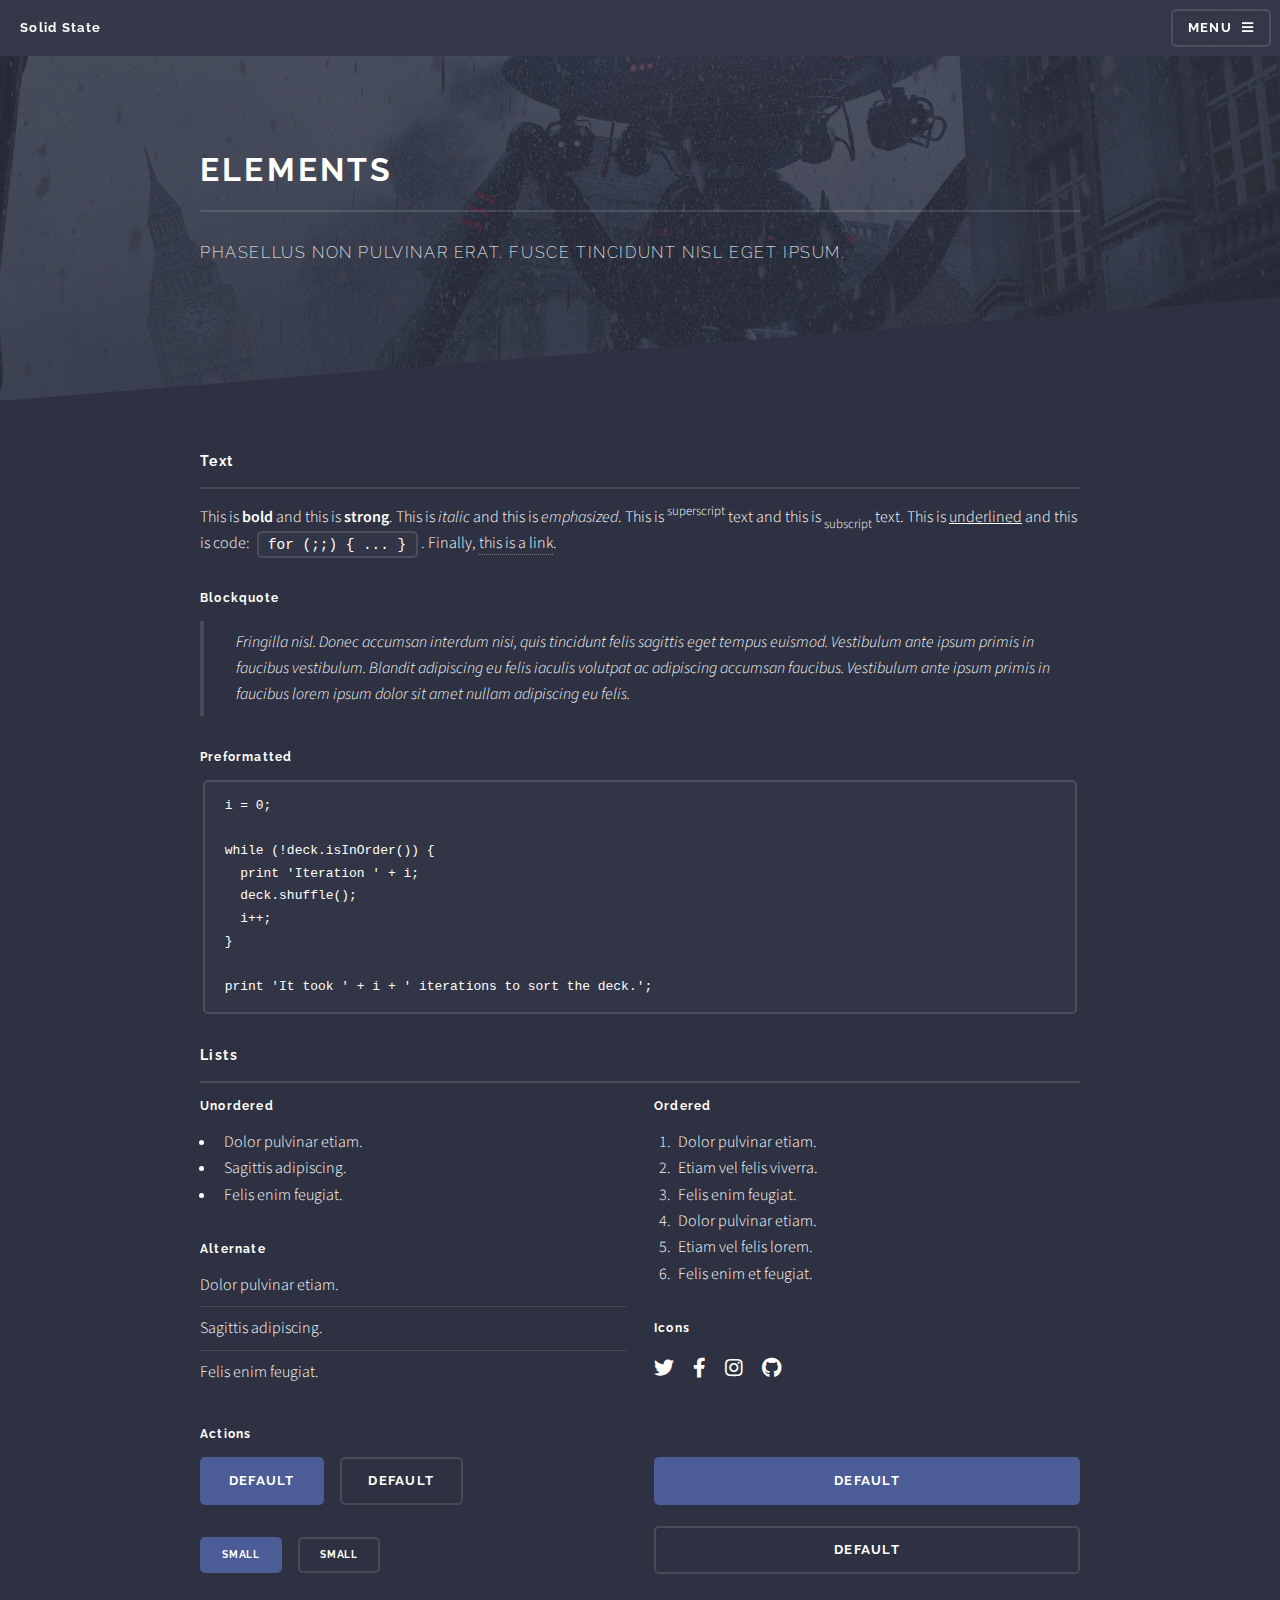
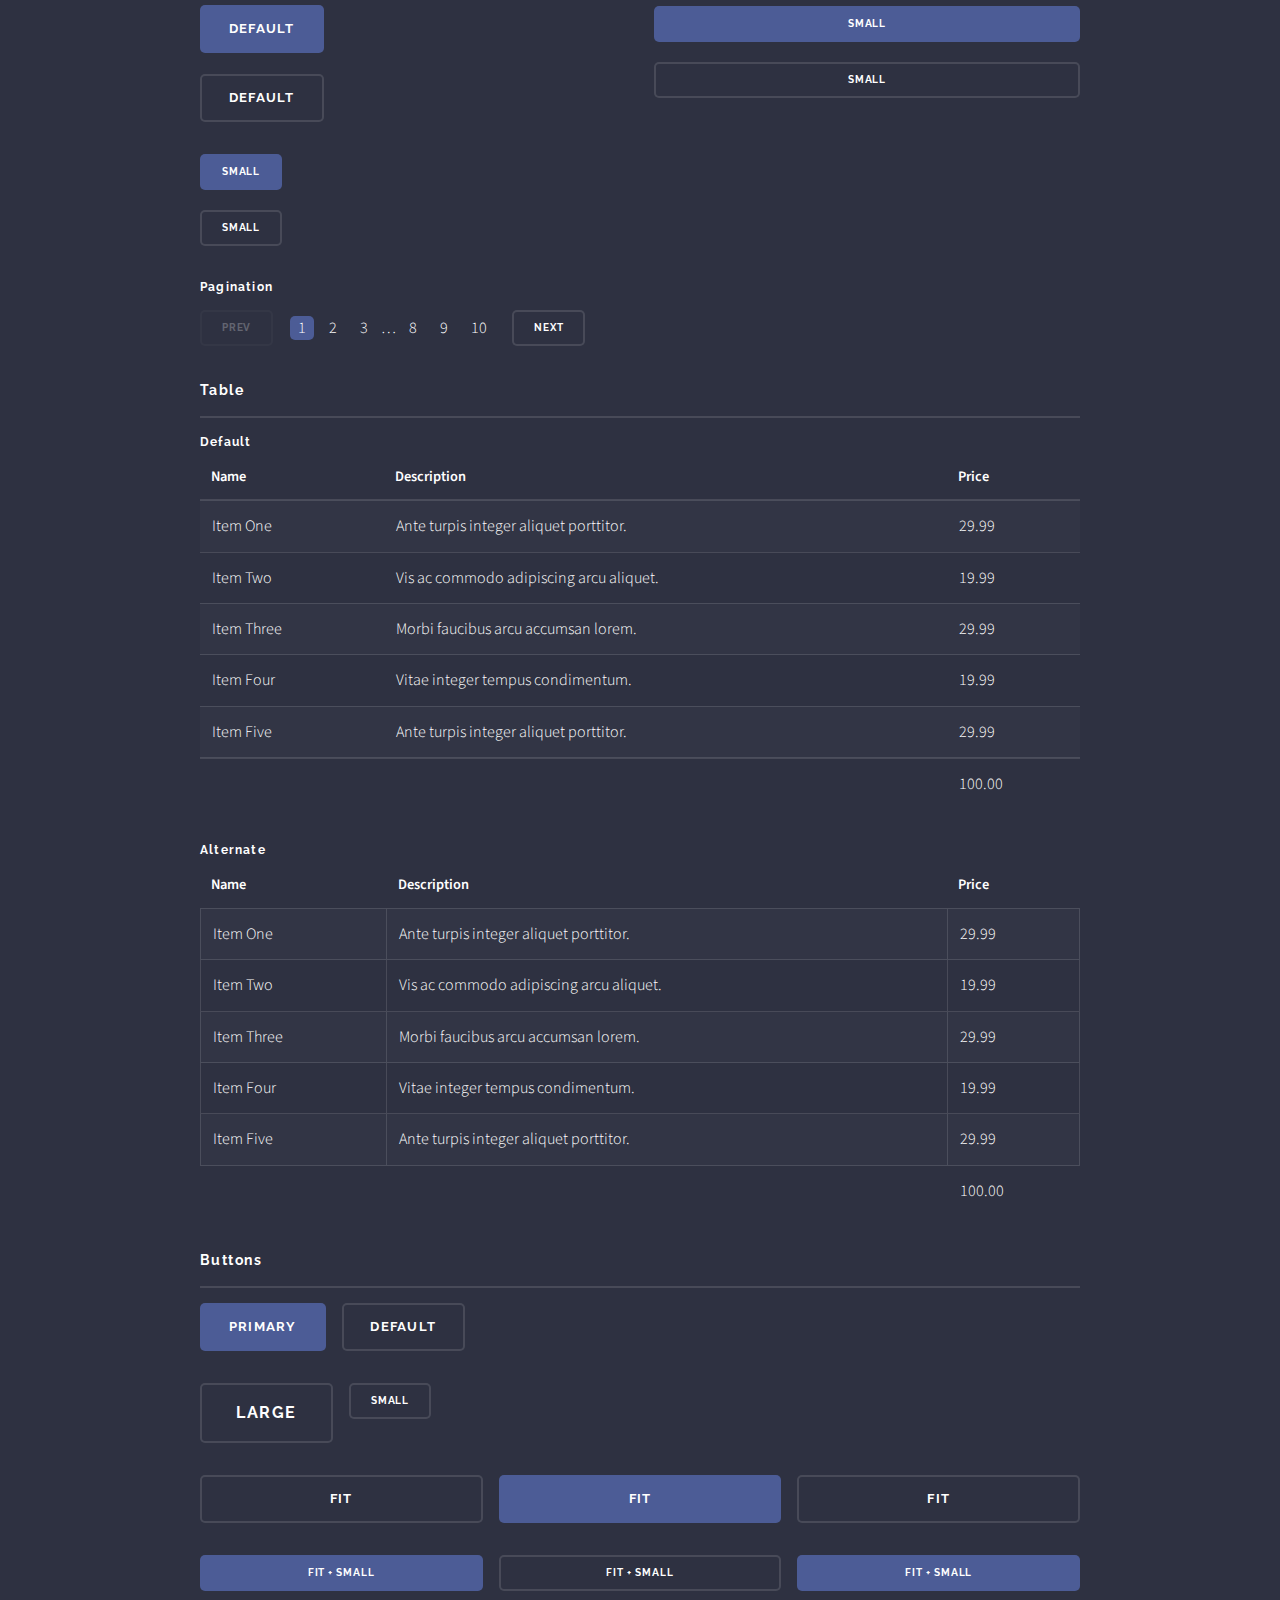
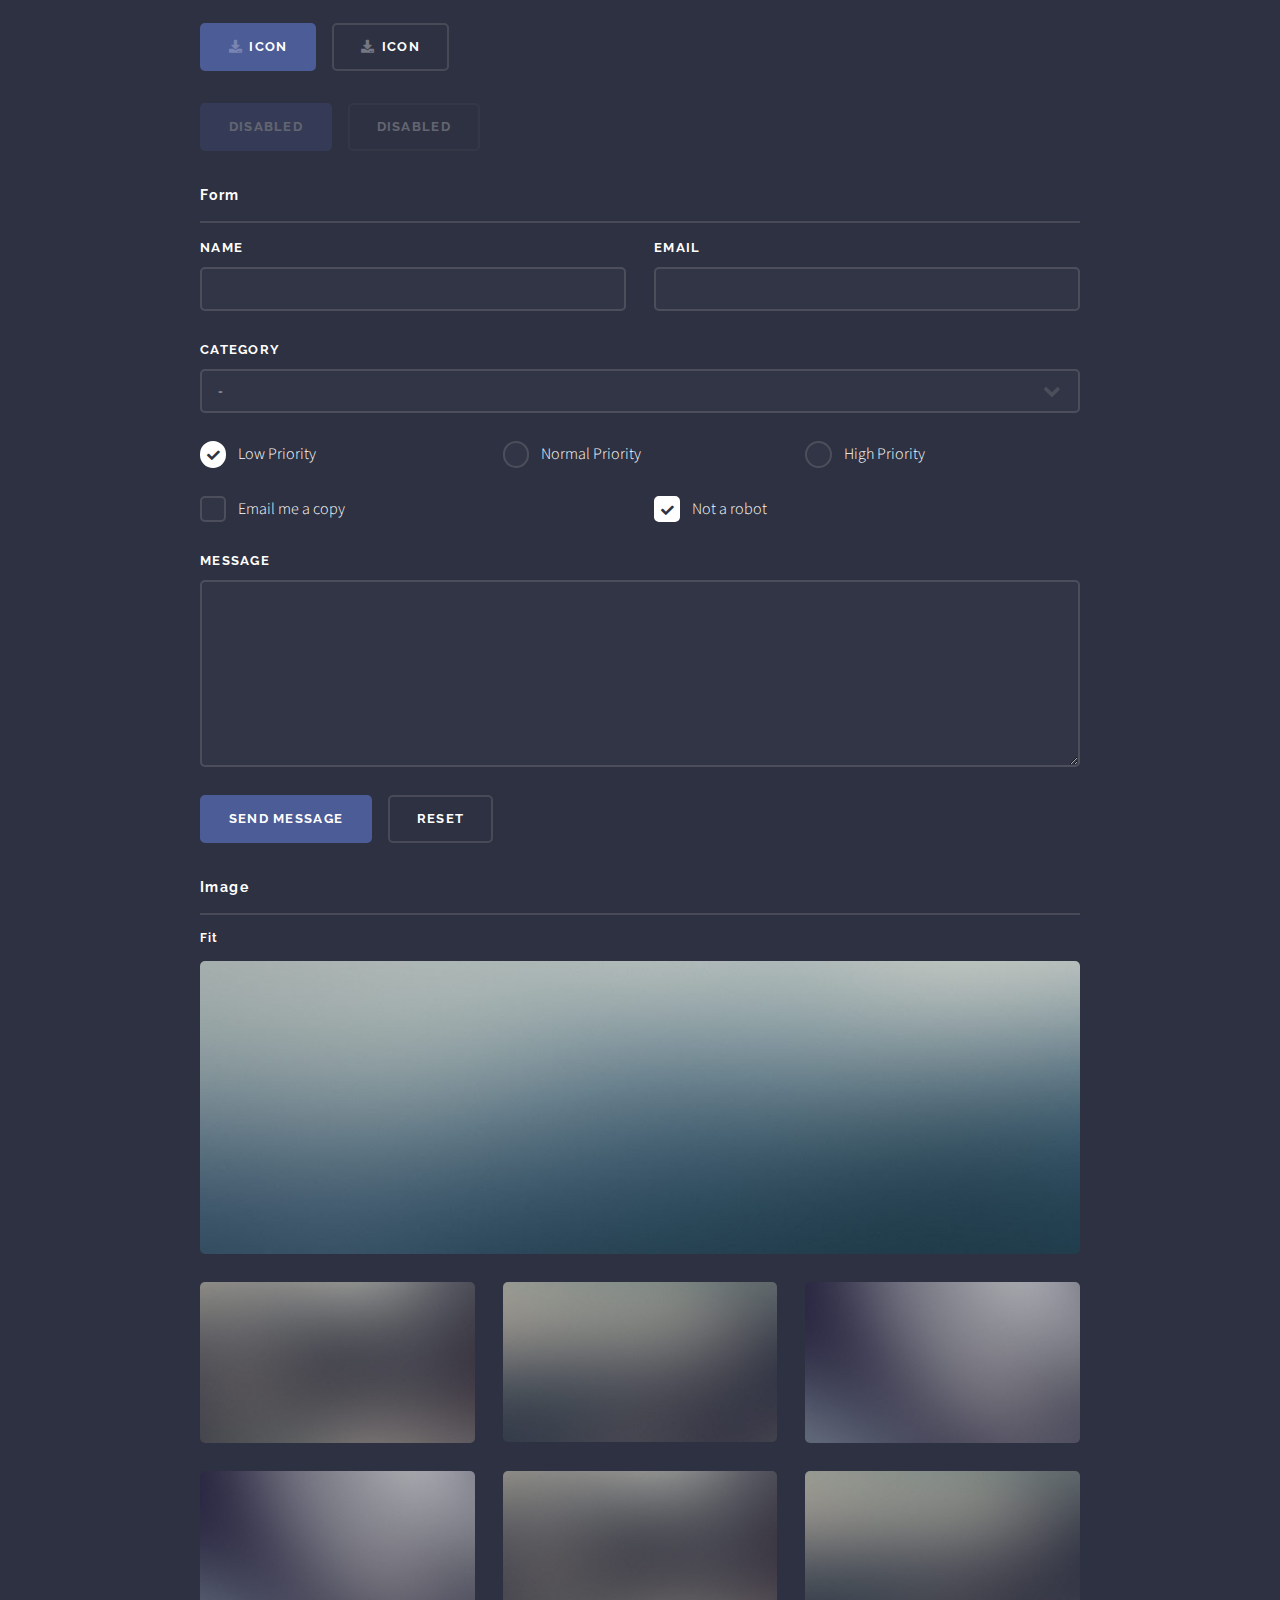
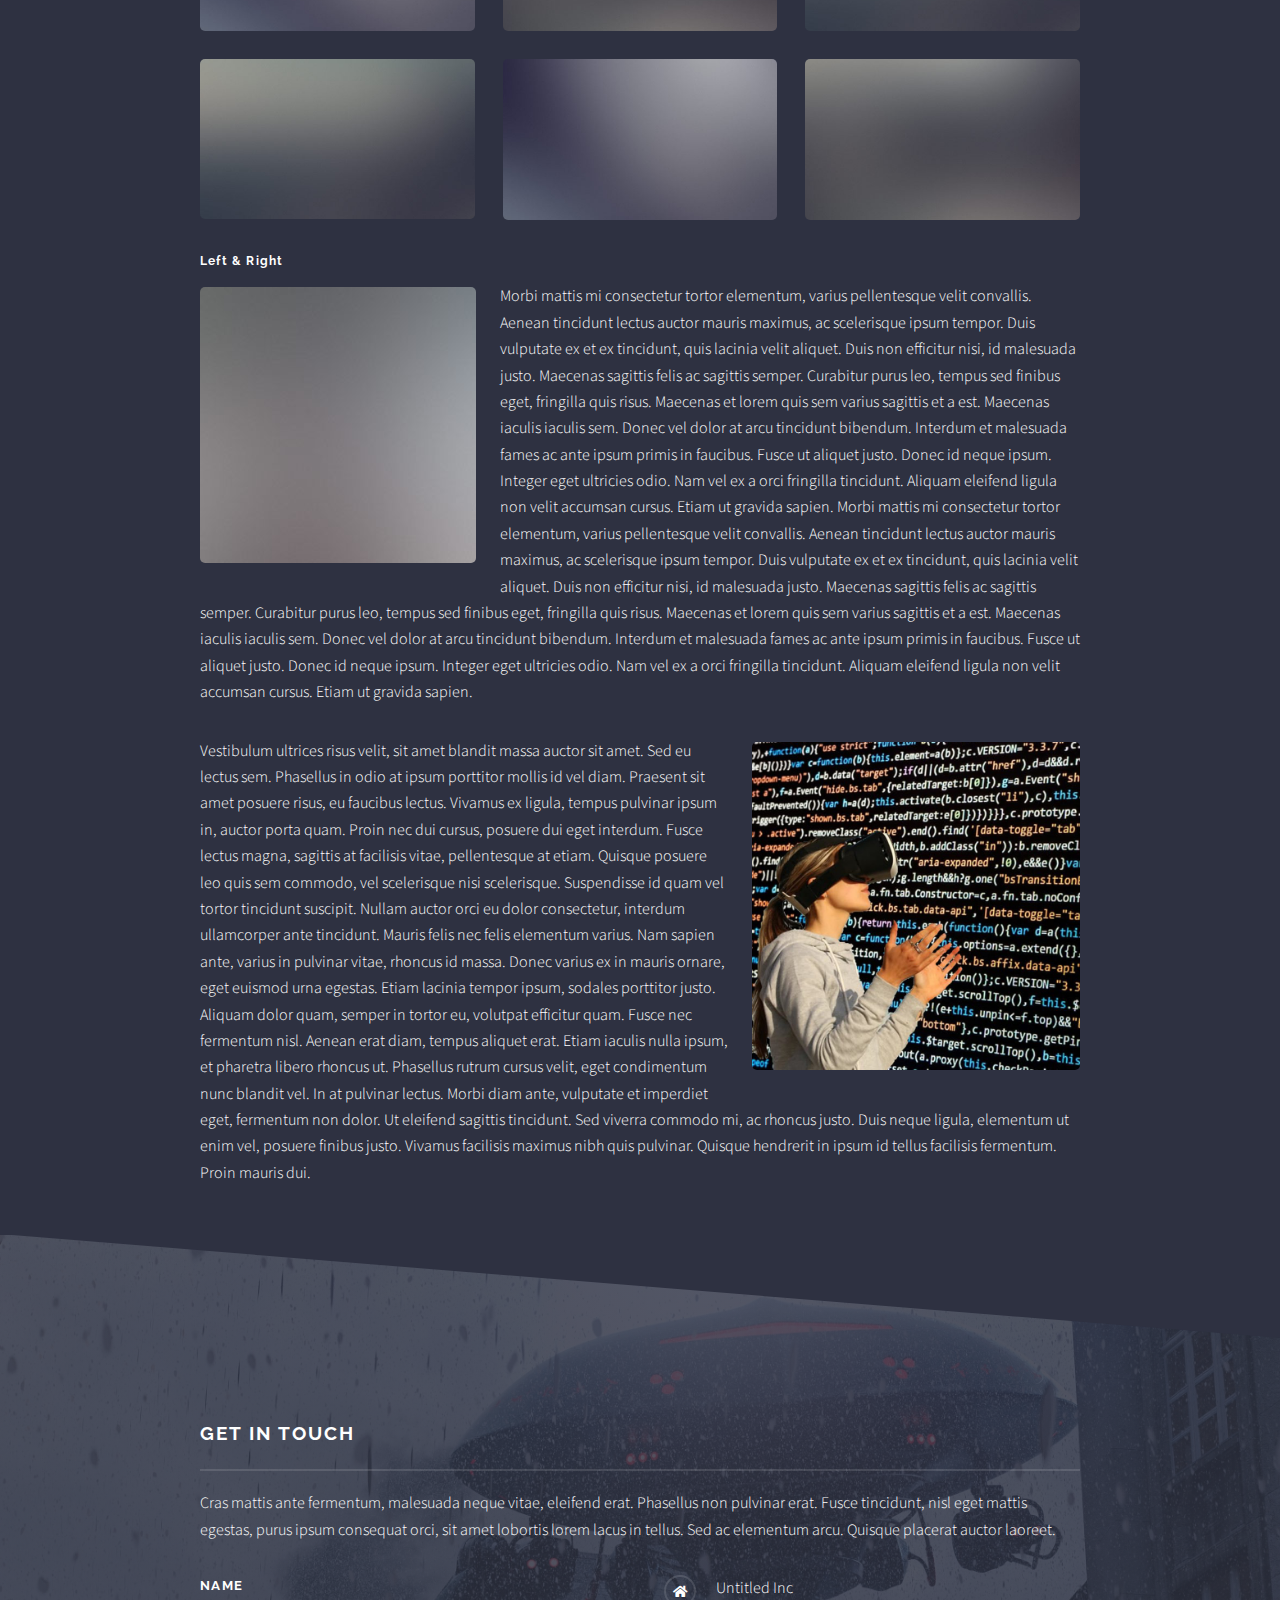
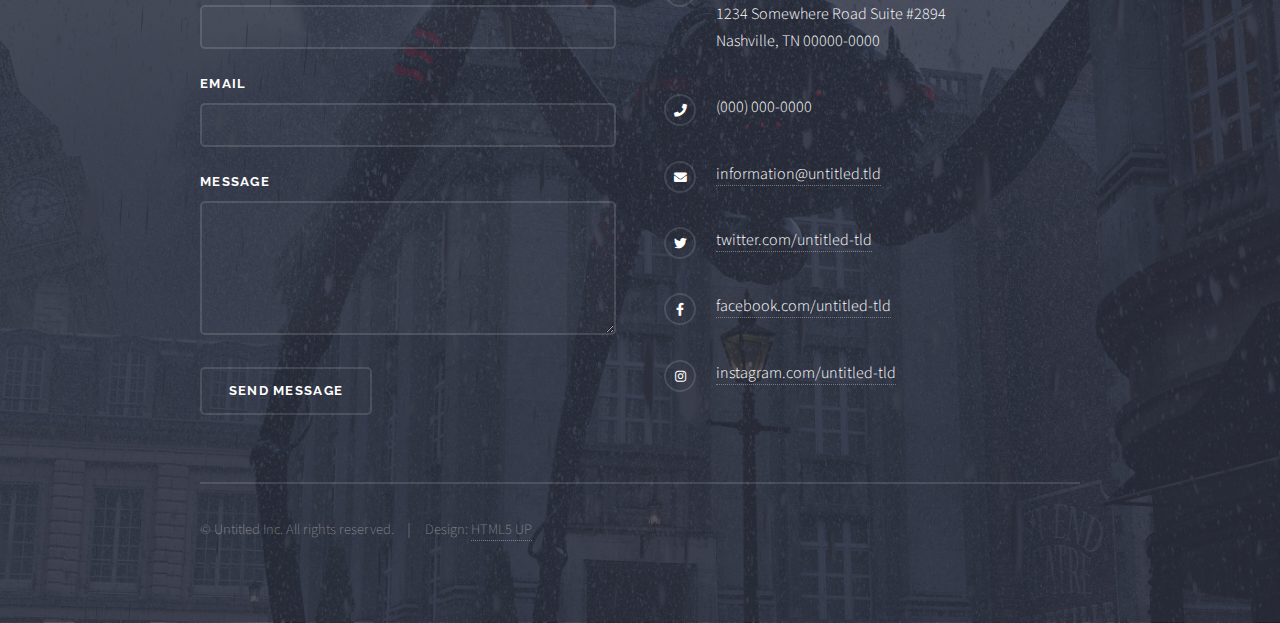
<file: elements.html>
<!DOCTYPE HTML>
<!--
	Solid State by HTML5 UP
	html5up.net | @ajlkn
	Free for personal and commercial use under the CCA 3.0 license (html5up.net/license)
-->
<html>
	<head>
		<title>Elements - Solid State by HTML5 UP</title>
		<meta charset="utf-8" />
		<meta name="viewport" content="width=device-width, initial-scale=1, user-scalable=no" />
		<link rel="stylesheet" href="assets/css/main.css" />
		<noscript><link rel="stylesheet" href="assets/css/noscript.css" /></noscript>
	</head>
	<body class="is-preload">

		<!-- Page Wrapper -->
			<div id="page-wrapper">

				<!-- Header -->
					<header id="header">
						<h1><a href="index.html">Solid State</a></h1>
						<nav>
							<a href="#menu">Menu</a>
						</nav>
					</header>

				<!-- Menu -->
					<nav id="menu">
						<div class="inner">
							<h2>Menu</h2>
							<ul class="links">
								<li><a href="index.html">Home</a></li>
								<li><a href="generic.html">Generic</a></li>
								<li><a href="elements.html">Elements</a></li>
								<li><a href="#">Log In</a></li>
								<li><a href="#">Sign Up</a></li>
							</ul>
							<a href="#" class="close">Close</a>
						</div>
					</nav>

				<!-- Wrapper -->
					<section id="wrapper">
						<header>
							<div class="inner">
								<h2>Elements</h2>
								<p>Phasellus non pulvinar erat. Fusce tincidunt nisl eget ipsum.</p>
							</div>
						</header>

						<!-- Content -->
							<div class="wrapper">
								<div class="inner">

									<section>
										<h3 class="major">Text</h3>
										<p>This is <b>bold</b> and this is <strong>strong</strong>. This is <i>italic</i> and this is <em>emphasized</em>.
										This is <sup>superscript</sup> text and this is <sub>subscript</sub> text.
										This is <u>underlined</u> and this is code: <code>for (;;) { ... }</code>. Finally, <a href="#">this is a link</a>.</p>
										<h4>Blockquote</h4>
										<blockquote>Fringilla nisl. Donec accumsan interdum nisi, quis tincidunt felis sagittis eget tempus euismod. Vestibulum ante ipsum primis in faucibus vestibulum. Blandit adipiscing eu felis iaculis volutpat ac adipiscing accumsan faucibus. Vestibulum ante ipsum primis in faucibus lorem ipsum dolor sit amet nullam adipiscing eu felis.</blockquote>
										<h4>Preformatted</h4>
										<pre><code>i = 0;

while (!deck.isInOrder()) {
  print 'Iteration ' + i;
  deck.shuffle();
  i++;
}

print 'It took ' + i + ' iterations to sort the deck.';</code></pre>
									</section>

									<section>
										<h3 class="major">Lists</h3>
										<div class="row">
											<div class="col-6 col-12-medium">
												<h4>Unordered</h4>
												<ul>
													<li>Dolor pulvinar etiam.</li>
													<li>Sagittis adipiscing.</li>
													<li>Felis enim feugiat.</li>
												</ul>
												<h4>Alternate</h4>
												<ul class="alt">
													<li>Dolor pulvinar etiam.</li>
													<li>Sagittis adipiscing.</li>
													<li>Felis enim feugiat.</li>
												</ul>
											</div>
											<div class="col-6 col-12-medium">
												<h4>Ordered</h4>
												<ol>
													<li>Dolor pulvinar etiam.</li>
													<li>Etiam vel felis viverra.</li>
													<li>Felis enim feugiat.</li>
													<li>Dolor pulvinar etiam.</li>
													<li>Etiam vel felis lorem.</li>
													<li>Felis enim et feugiat.</li>
												</ol>
												<h4>Icons</h4>
												<ul class="icons">
													<li><a href="#" class="icon brands fa-twitter"><span class="label">Twitter</span></a></li>
													<li><a href="#" class="icon brands fa-facebook-f"><span class="label">Facebook</span></a></li>
													<li><a href="#" class="icon brands fa-instagram"><span class="label">Instagram</span></a></li>
													<li><a href="#" class="icon brands fa-github"><span class="label">Github</span></a></li>
												</ul>
											</div>
										</div>
										<h4>Actions</h4>
										<div class="row">
											<div class="col-6 col-12-medium">
												<ul class="actions">
													<li><a href="#" class="button primary">Default</a></li>
													<li><a href="#" class="button">Default</a></li>
												</ul>
												<ul class="actions small">
													<li><a href="#" class="button primary small">Small</a></li>
													<li><a href="#" class="button small">Small</a></li>
												</ul>
												<ul class="actions stacked">
													<li><a href="#" class="button primary">Default</a></li>
													<li><a href="#" class="button">Default</a></li>
												</ul>
												<ul class="actions stacked small">
													<li><a href="#" class="button primary small">Small</a></li>
													<li><a href="#" class="button small">Small</a></li>
												</ul>
											</div>
											<div class="col-6 col-12-medium">
												<ul class="actions stacked">
													<li><a href="#" class="button primary fit">Default</a></li>
													<li><a href="#" class="button fit">Default</a></li>
												</ul>
												<ul class="actions stacked small">
													<li><a href="#" class="button primary small fit">Small</a></li>
													<li><a href="#" class="button small fit">Small</a></li>
												</ul>
											</div>
										</div>
										<h4>Pagination</h4>
										<ul class="pagination">
											<li><span class="button small disabled">Prev</span></li>
											<li><a href="#" class="page active">1</a></li>
											<li><a href="#" class="page">2</a></li>
											<li><a href="#" class="page">3</a></li>
											<li><span>&hellip;</span></li>
											<li><a href="#" class="page">8</a></li>
											<li><a href="#" class="page">9</a></li>
											<li><a href="#" class="page">10</a></li>
											<li><a href="#" class="button small">Next</a></li>
										</ul>
									</section>

									<section>
										<h3 class="major">Table</h3>
										<h4>Default</h4>
										<div class="table-wrapper">
											<table>
												<thead>
													<tr>
														<th>Name</th>
														<th>Description</th>
														<th>Price</th>
													</tr>
												</thead>
												<tbody>
													<tr>
														<td>Item One</td>
														<td>Ante turpis integer aliquet porttitor.</td>
														<td>29.99</td>
													</tr>
													<tr>
														<td>Item Two</td>
														<td>Vis ac commodo adipiscing arcu aliquet.</td>
														<td>19.99</td>
													</tr>
													<tr>
														<td>Item Three</td>
														<td> Morbi faucibus arcu accumsan lorem.</td>
														<td>29.99</td>
													</tr>
													<tr>
														<td>Item Four</td>
														<td>Vitae integer tempus condimentum.</td>
														<td>19.99</td>
													</tr>
													<tr>
														<td>Item Five</td>
														<td>Ante turpis integer aliquet porttitor.</td>
														<td>29.99</td>
													</tr>
												</tbody>
												<tfoot>
													<tr>
														<td colspan="2"></td>
														<td>100.00</td>
													</tr>
												</tfoot>
											</table>
										</div>

										<h4>Alternate</h4>
										<div class="table-wrapper">
											<table class="alt">
												<thead>
													<tr>
														<th>Name</th>
														<th>Description</th>
														<th>Price</th>
													</tr>
												</thead>
												<tbody>
													<tr>
														<td>Item One</td>
														<td>Ante turpis integer aliquet porttitor.</td>
														<td>29.99</td>
													</tr>
													<tr>
														<td>Item Two</td>
														<td>Vis ac commodo adipiscing arcu aliquet.</td>
														<td>19.99</td>
													</tr>
													<tr>
														<td>Item Three</td>
														<td> Morbi faucibus arcu accumsan lorem.</td>
														<td>29.99</td>
													</tr>
													<tr>
														<td>Item Four</td>
														<td>Vitae integer tempus condimentum.</td>
														<td>19.99</td>
													</tr>
													<tr>
														<td>Item Five</td>
														<td>Ante turpis integer aliquet porttitor.</td>
														<td>29.99</td>
													</tr>
												</tbody>
												<tfoot>
													<tr>
														<td colspan="2"></td>
														<td>100.00</td>
													</tr>
												</tfoot>
											</table>
										</div>
									</section>

									<section>
										<h3 class="major">Buttons</h3>
										<ul class="actions">
											<li><a href="#" class="button primary">Primary</a></li>
											<li><a href="#" class="button">Default</a></li>
										</ul>
										<ul class="actions">
											<li><a href="#" class="button large">Large</a></li>
											<li><a href="#" class="button small">Small</a></li>
										</ul>
										<ul class="actions fit">
											<li><a href="#" class="button fit">Fit</a></li>
											<li><a href="#" class="button primary fit">Fit</a></li>
											<li><a href="#" class="button fit">Fit</a></li>
										</ul>
										<ul class="actions fit small">
											<li><a href="#" class="button primary fit small">Fit + Small</a></li>
											<li><a href="#" class="button fit small">Fit + Small</a></li>
											<li><a href="#" class="button primary fit small">Fit + Small</a></li>
										</ul>
										<ul class="actions">
											<li><a href="#" class="button primary icon solid fa-download">Icon</a></li>
											<li><a href="#" class="button icon solid fa-download">Icon</a></li>
										</ul>
										<ul class="actions">
											<li><span class="button primary disabled">Disabled</span></li>
											<li><span class="button disabled">Disabled</span></li>
										</ul>
									</section>

									<section>
										<h3 class="major">Form</h3>
										<form method="post" action="#">
											<div class="row gtr-uniform">
												<div class="col-6 col-12-xsmall">
													<label for="demo-name">Name</label>
													<input type="text" name="demo-name" id="demo-name" value="" />
												</div>
												<div class="col-6 col-12-xsmall">
													<label for="demo-email">Email</label>
													<input type="email" name="demo-email" id="demo-email" value="" />
												</div>
												<div class="col-12">
													<label for="demo-category">Category</label>
													<select name="demo-category" id="demo-category">
														<option value="">-</option>
														<option value="1">Manufacturing</option>
														<option value="1">Shipping</option>
														<option value="1">Administration</option>
														<option value="1">Human Resources</option>
													</select>
												</div>
												<div class="col-4 col-12-small">
													<input type="radio" id="demo-priority-low" name="demo-priority" checked>
													<label for="demo-priority-low">Low Priority</label>
												</div>
												<div class="col-4 col-12-small">
													<input type="radio" id="demo-priority-normal" name="demo-priority">
													<label for="demo-priority-normal">Normal Priority</label>
												</div>
												<div class="col-4 col-12-small">
													<input type="radio" id="demo-priority-high" name="demo-priority">
													<label for="demo-priority-high">High Priority</label>
												</div>
												<div class="col-6 col-12-small">
													<input type="checkbox" id="demo-copy" name="demo-copy">
													<label for="demo-copy">Email me a copy</label>
												</div>
												<div class="col-6 col-12-small">
													<input type="checkbox" id="demo-human" name="demo-human" checked>
													<label for="demo-human">Not a robot</label>
												</div>
												<div class="col-12">
													<label for="demo-message">Message</label>
													<textarea name="demo-message" id="demo-message" rows="6"></textarea>
												</div>
												<div class="col-12">
													<ul class="actions">
														<li><input type="submit" value="Send Message" class="primary" /></li>
														<li><input type="reset" value="Reset" /></li>
													</ul>
												</div>
											</div>
										</form>
									</section>

									<section>
										<h3 class="major">Image</h3>
										<h4>Fit</h4>
										<div class="box alt">
											<div class="row gtr-uniform">
												<div class="col-12"><span class="image fit"><img src="images/pic08.jpg" alt="" /></span></div>
												<div class="col-4"><span class="image fit"><img src="images/pic05.jpg" alt="" /></span></div>
												<div class="col-4"><span class="image fit"><img src="images/pic06.jpg" alt="" /></span></div>
												<div class="col-4"><span class="image fit"><img src="images/pic07.jpg" alt="" /></span></div>
												<div class="col-4"><span class="image fit"><img src="images/pic07.jpg" alt="" /></span></div>
												<div class="col-4"><span class="image fit"><img src="images/pic05.jpg" alt="" /></span></div>
												<div class="col-4"><span class="image fit"><img src="images/pic06.jpg" alt="" /></span></div>
												<div class="col-4"><span class="image fit"><img src="images/pic06.jpg" alt="" /></span></div>
												<div class="col-4"><span class="image fit"><img src="images/pic07.jpg" alt="" /></span></div>
												<div class="col-4"><span class="image fit"><img src="images/pic05.jpg" alt="" /></span></div>
											</div>
										</div>
										<h4>Left &amp; Right</h4>
										<p><span class="image left"><img src="images/pic01.jpg" alt="" /></span>Morbi mattis mi consectetur tortor elementum, varius pellentesque velit convallis. Aenean tincidunt lectus auctor mauris maximus, ac scelerisque ipsum tempor. Duis vulputate ex et ex tincidunt, quis lacinia velit aliquet. Duis non efficitur nisi, id malesuada justo. Maecenas sagittis felis ac sagittis semper. Curabitur purus leo, tempus sed finibus eget, fringilla quis risus. Maecenas et lorem quis sem varius sagittis et a est. Maecenas iaculis iaculis sem. Donec vel dolor at arcu tincidunt bibendum. Interdum et malesuada fames ac ante ipsum primis in faucibus. Fusce ut aliquet justo. Donec id neque ipsum. Integer eget ultricies odio. Nam vel ex a orci fringilla tincidunt. Aliquam eleifend ligula non velit accumsan cursus. Etiam ut gravida sapien. Morbi mattis mi consectetur tortor elementum, varius pellentesque velit convallis. Aenean tincidunt lectus auctor mauris maximus, ac scelerisque ipsum tempor. Duis vulputate ex et ex tincidunt, quis lacinia velit aliquet. Duis non efficitur nisi, id malesuada justo. Maecenas sagittis felis ac sagittis semper. Curabitur purus leo, tempus sed finibus eget, fringilla quis risus. Maecenas et lorem quis sem varius sagittis et a est. Maecenas iaculis iaculis sem. Donec vel dolor at arcu tincidunt bibendum. Interdum et malesuada fames ac ante ipsum primis in faucibus. Fusce ut aliquet justo. Donec id neque ipsum. Integer eget ultricies odio. Nam vel ex a orci fringilla tincidunt. Aliquam eleifend ligula non velit accumsan cursus. Etiam ut gravida sapien.</p>
										<p><span class="image right"><img src="images/pic02.jpg" alt="" /></span>Vestibulum ultrices risus velit, sit amet blandit massa auctor sit amet. Sed eu lectus sem. Phasellus in odio at ipsum porttitor mollis id vel diam. Praesent sit amet posuere risus, eu faucibus lectus. Vivamus ex ligula, tempus pulvinar ipsum in, auctor porta quam. Proin nec dui cursus, posuere dui eget interdum. Fusce lectus magna, sagittis at facilisis vitae, pellentesque at etiam. Quisque posuere leo quis sem commodo, vel scelerisque nisi scelerisque. Suspendisse id quam vel tortor tincidunt suscipit. Nullam auctor orci eu dolor consectetur, interdum ullamcorper ante tincidunt. Mauris felis nec felis elementum varius. Nam sapien ante, varius in pulvinar vitae, rhoncus id massa. Donec varius ex in mauris ornare, eget euismod urna egestas. Etiam lacinia tempor ipsum, sodales porttitor justo. Aliquam dolor quam, semper in tortor eu, volutpat efficitur quam. Fusce nec fermentum nisl. Aenean erat diam, tempus aliquet erat. Etiam iaculis nulla ipsum, et pharetra libero rhoncus ut. Phasellus rutrum cursus velit, eget condimentum nunc blandit vel. In at pulvinar lectus. Morbi diam ante, vulputate et imperdiet eget, fermentum non dolor. Ut eleifend sagittis tincidunt. Sed viverra commodo mi, ac rhoncus justo. Duis neque ligula, elementum ut enim vel, posuere finibus justo. Vivamus facilisis maximus nibh quis pulvinar. Quisque hendrerit in ipsum id tellus facilisis fermentum. Proin mauris dui.</p>
									</section>

								</div>
							</div>

					</section>

				<!-- Footer -->
					<section id="footer">
						<div class="inner">
							<h2 class="major">Get in touch</h2>
							<p>Cras mattis ante fermentum, malesuada neque vitae, eleifend erat. Phasellus non pulvinar erat. Fusce tincidunt, nisl eget mattis egestas, purus ipsum consequat orci, sit amet lobortis lorem lacus in tellus. Sed ac elementum arcu. Quisque placerat auctor laoreet.</p>
							<form method="post" action="#">
								<div class="fields">
									<div class="field">
										<label for="name">Name</label>
										<input type="text" name="name" id="name" />
									</div>
									<div class="field">
										<label for="email">Email</label>
										<input type="email" name="email" id="email" />
									</div>
									<div class="field">
										<label for="message">Message</label>
										<textarea name="message" id="message" rows="4"></textarea>
									</div>
								</div>
								<ul class="actions">
									<li><input type="submit" value="Send Message" /></li>
								</ul>
							</form>
							<ul class="contact">
								<li class="icon solid fa-home">
									Untitled Inc<br />
									1234 Somewhere Road Suite #2894<br />
									Nashville, TN 00000-0000
								</li>
								<li class="icon solid fa-phone">(000) 000-0000</li>
								<li class="icon solid fa-envelope"><a href="#">information@untitled.tld</a></li>
								<li class="icon brands fa-twitter"><a href="#">twitter.com/untitled-tld</a></li>
								<li class="icon brands fa-facebook-f"><a href="#">facebook.com/untitled-tld</a></li>
								<li class="icon brands fa-instagram"><a href="#">instagram.com/untitled-tld</a></li>
							</ul>
							<ul class="copyright">
								<li>&copy; Untitled Inc. All rights reserved.</li><li>Design: <a href="http://html5up.net">HTML5 UP</a></li>
							</ul>
						</div>
					</section>

			</div>

		<!-- Scripts -->
			<script src="assets/js/jquery.min.js"></script>
			<script src="assets/js/jquery.scrollex.min.js"></script>
			<script src="assets/js/browser.min.js"></script>
			<script src="assets/js/breakpoints.min.js"></script>
			<script src="assets/js/util.js"></script>
			<script src="assets/js/main.js"></script>

	</body>
</html>
</file>
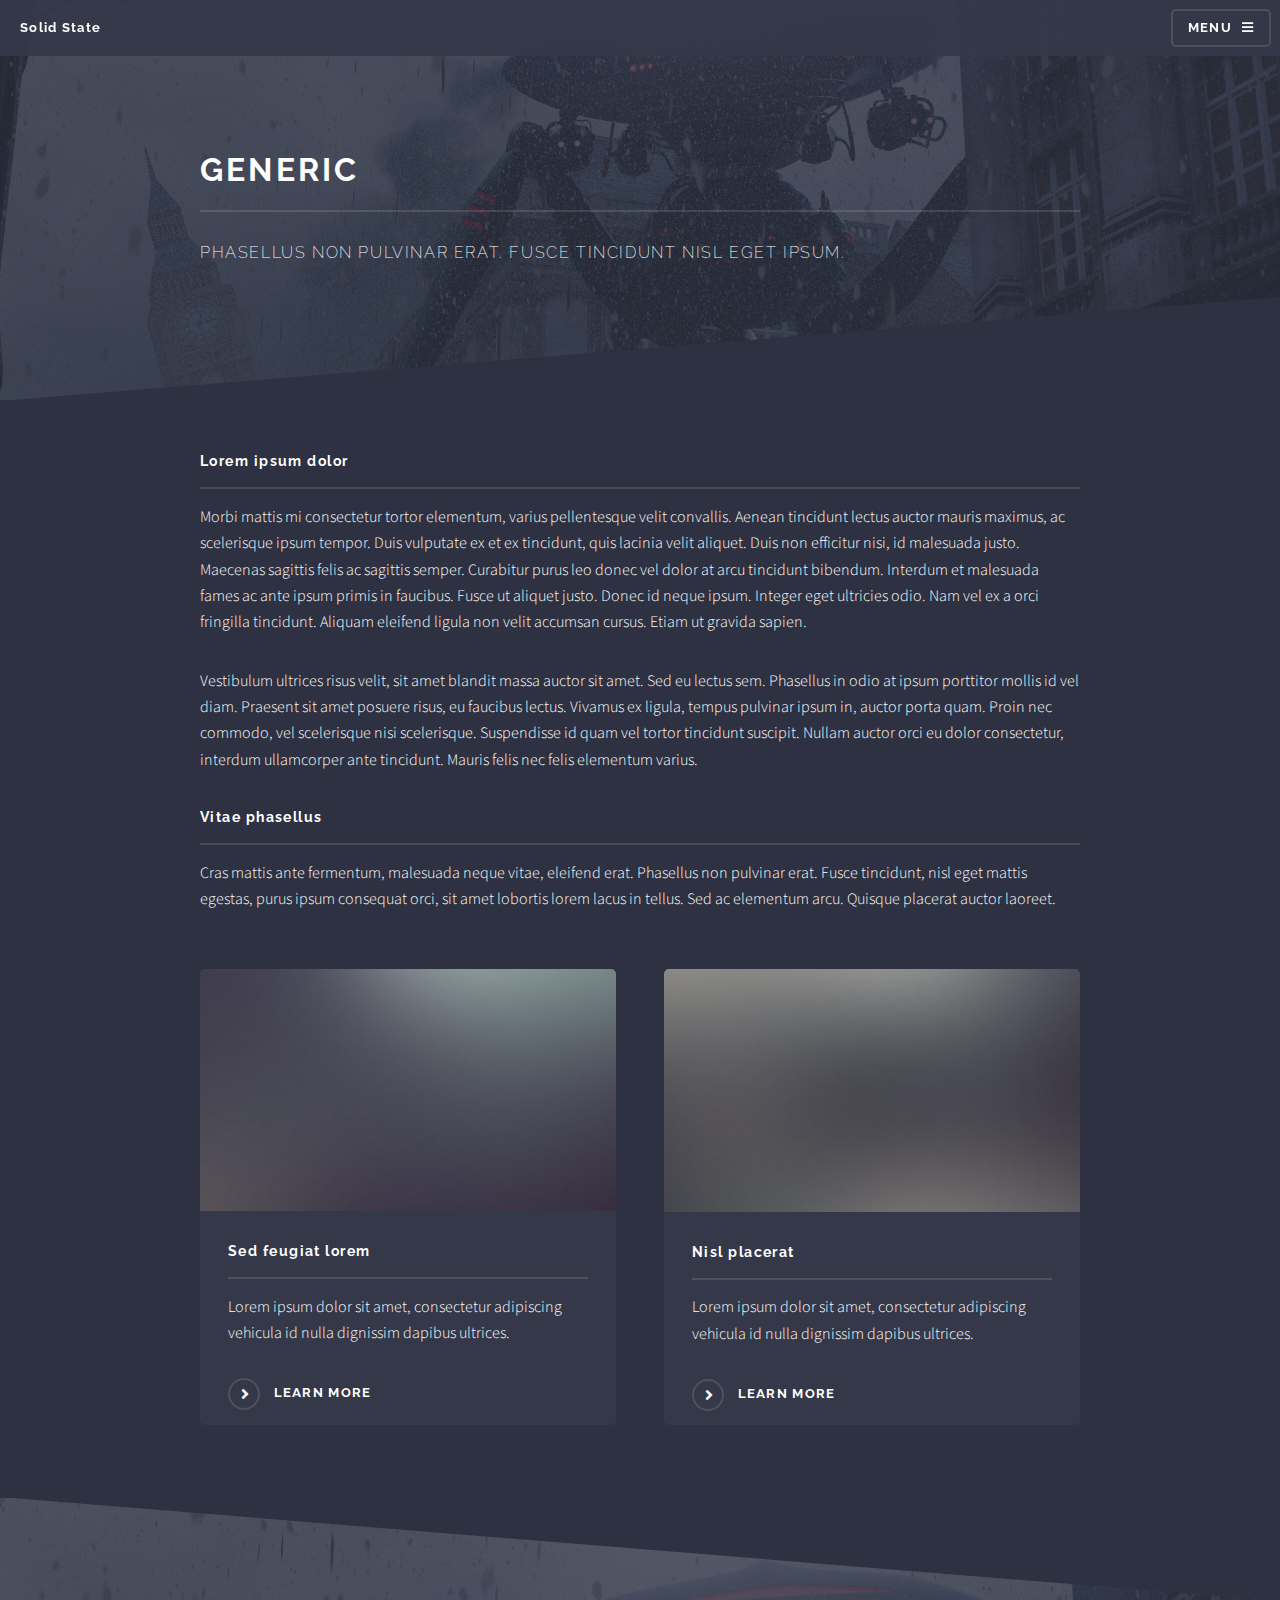
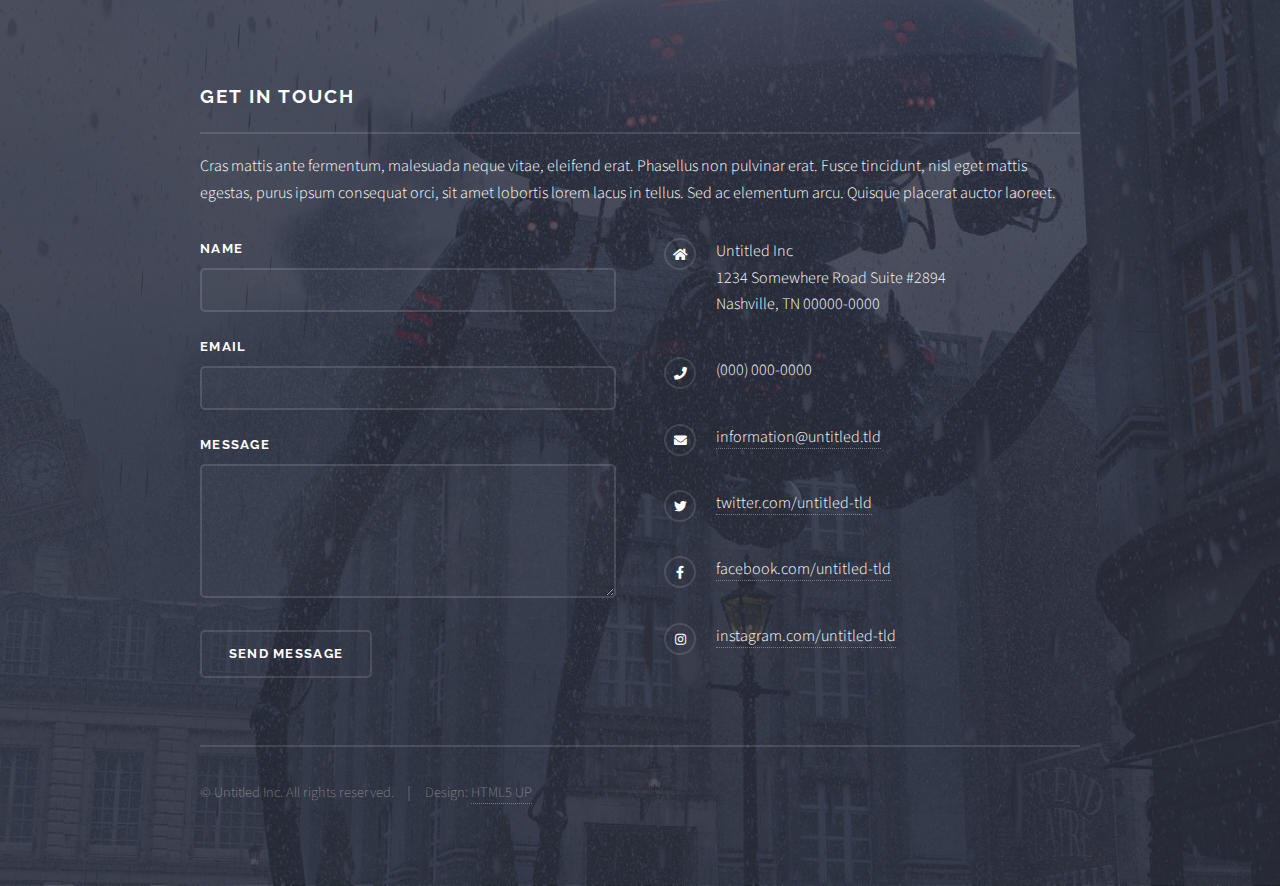
<file: generic.html>
<!DOCTYPE HTML>
<!--
	Solid State by HTML5 UP
	html5up.net | @ajlkn
	Free for personal and commercial use under the CCA 3.0 license (html5up.net/license)
-->
<html>
	<head>
		<title>Generic - Solid State by HTML5 UP</title>
		<meta charset="utf-8" />
		<meta name="viewport" content="width=device-width, initial-scale=1, user-scalable=no" />
		<link rel="stylesheet" href="assets/css/main.css" />
		<noscript><link rel="stylesheet" href="assets/css/noscript.css" /></noscript>
	</head>
	<body class="is-preload">

		<!-- Page Wrapper -->
			<div id="page-wrapper">

				<!-- Header -->
					<header id="header">
						<h1><a href="index.html">Solid State</a></h1>
						<nav>
							<a href="#menu">Menu</a>
						</nav>
					</header>

				<!-- Menu -->
					<nav id="menu">
						<div class="inner">
							<h2>Menu</h2>
							<ul class="links">
								<li><a href="index.html">Home</a></li>
								<li><a href="generic.html">Generic</a></li>
								<li><a href="elements.html">Elements</a></li>
								<li><a href="#">Log In</a></li>
								<li><a href="#">Sign Up</a></li>
							</ul>
							<a href="#" class="close">Close</a>
						</div>
					</nav>

				<!-- Wrapper -->
					<section id="wrapper">
						<header>
							<div class="inner">
								<h2>Generic</h2>
								<p>Phasellus non pulvinar erat. Fusce tincidunt nisl eget ipsum.</p>
							</div>
						</header>

						<!-- Content -->
							<div class="wrapper">
								<div class="inner">

									<h3 class="major">Lorem ipsum dolor</h3>
									<p>Morbi mattis mi consectetur tortor elementum, varius pellentesque velit convallis. Aenean tincidunt lectus auctor mauris maximus, ac scelerisque ipsum tempor. Duis vulputate ex et ex tincidunt, quis lacinia velit aliquet. Duis non efficitur nisi, id malesuada justo. Maecenas sagittis felis ac sagittis semper. Curabitur purus leo donec vel dolor at arcu tincidunt bibendum. Interdum et malesuada fames ac ante ipsum primis in faucibus. Fusce ut aliquet justo. Donec id neque ipsum. Integer eget ultricies odio. Nam vel ex a orci fringilla tincidunt. Aliquam eleifend ligula non velit accumsan cursus. Etiam ut gravida sapien.</p>

									<p>Vestibulum ultrices risus velit, sit amet blandit massa auctor sit amet. Sed eu lectus sem. Phasellus in odio at ipsum porttitor mollis id vel diam. Praesent sit amet posuere risus, eu faucibus lectus. Vivamus ex ligula, tempus pulvinar ipsum in, auctor porta quam. Proin nec commodo, vel scelerisque nisi scelerisque. Suspendisse id quam vel tortor tincidunt suscipit. Nullam auctor orci eu dolor consectetur, interdum ullamcorper ante tincidunt. Mauris felis nec felis elementum varius.</p>

									<h3 class="major">Vitae phasellus</h3>
									<p>Cras mattis ante fermentum, malesuada neque vitae, eleifend erat. Phasellus non pulvinar erat. Fusce tincidunt, nisl eget mattis egestas, purus ipsum consequat orci, sit amet lobortis lorem lacus in tellus. Sed ac elementum arcu. Quisque placerat auctor laoreet.</p>

									<section class="features">
										<article>
											<a href="#" class="image"><img src="images/pic04.jpg" alt="" /></a>
											<h3 class="major">Sed feugiat lorem</h3>
											<p>Lorem ipsum dolor sit amet, consectetur adipiscing vehicula id nulla dignissim dapibus ultrices.</p>
											<a href="#" class="special">Learn more</a>
										</article>
										<article>
											<a href="#" class="image"><img src="images/pic05.jpg" alt="" /></a>
											<h3 class="major">Nisl placerat</h3>
											<p>Lorem ipsum dolor sit amet, consectetur adipiscing vehicula id nulla dignissim dapibus ultrices.</p>
											<a href="#" class="special">Learn more</a>
										</article>
									</section>

								</div>
							</div>

					</section>

				<!-- Footer -->
					<section id="footer">
						<div class="inner">
							<h2 class="major">Get in touch</h2>
							<p>Cras mattis ante fermentum, malesuada neque vitae, eleifend erat. Phasellus non pulvinar erat. Fusce tincidunt, nisl eget mattis egestas, purus ipsum consequat orci, sit amet lobortis lorem lacus in tellus. Sed ac elementum arcu. Quisque placerat auctor laoreet.</p>
							<form method="post" action="#">
								<div class="fields">
									<div class="field">
										<label for="name">Name</label>
										<input type="text" name="name" id="name" />
									</div>
									<div class="field">
										<label for="email">Email</label>
										<input type="email" name="email" id="email" />
									</div>
									<div class="field">
										<label for="message">Message</label>
										<textarea name="message" id="message" rows="4"></textarea>
									</div>
								</div>
								<ul class="actions">
									<li><input type="submit" value="Send Message" /></li>
								</ul>
							</form>
							<ul class="contact">
								<li class="icon solid fa-home">
									Untitled Inc<br />
									1234 Somewhere Road Suite #2894<br />
									Nashville, TN 00000-0000
								</li>
								<li class="icon solid fa-phone">(000) 000-0000</li>
								<li class="icon solid fa-envelope"><a href="#">information@untitled.tld</a></li>
								<li class="icon brands fa-twitter"><a href="#">twitter.com/untitled-tld</a></li>
								<li class="icon brands fa-facebook-f"><a href="#">facebook.com/untitled-tld</a></li>
								<li class="icon brands fa-instagram"><a href="#">instagram.com/untitled-tld</a></li>
							</ul>
							<ul class="copyright">
								<li>&copy; Untitled Inc. All rights reserved.</li><li>Design: <a href="http://html5up.net">HTML5 UP</a></li>
							</ul>
						</div>
					</section>

			</div>

		<!-- Scripts -->
			<script src="assets/js/jquery.min.js"></script>
			<script src="assets/js/jquery.scrollex.min.js"></script>
			<script src="assets/js/browser.min.js"></script>
			<script src="assets/js/breakpoints.min.js"></script>
			<script src="assets/js/util.js"></script>
			<script src="assets/js/main.js"></script>

	</body>
</html>
</file>
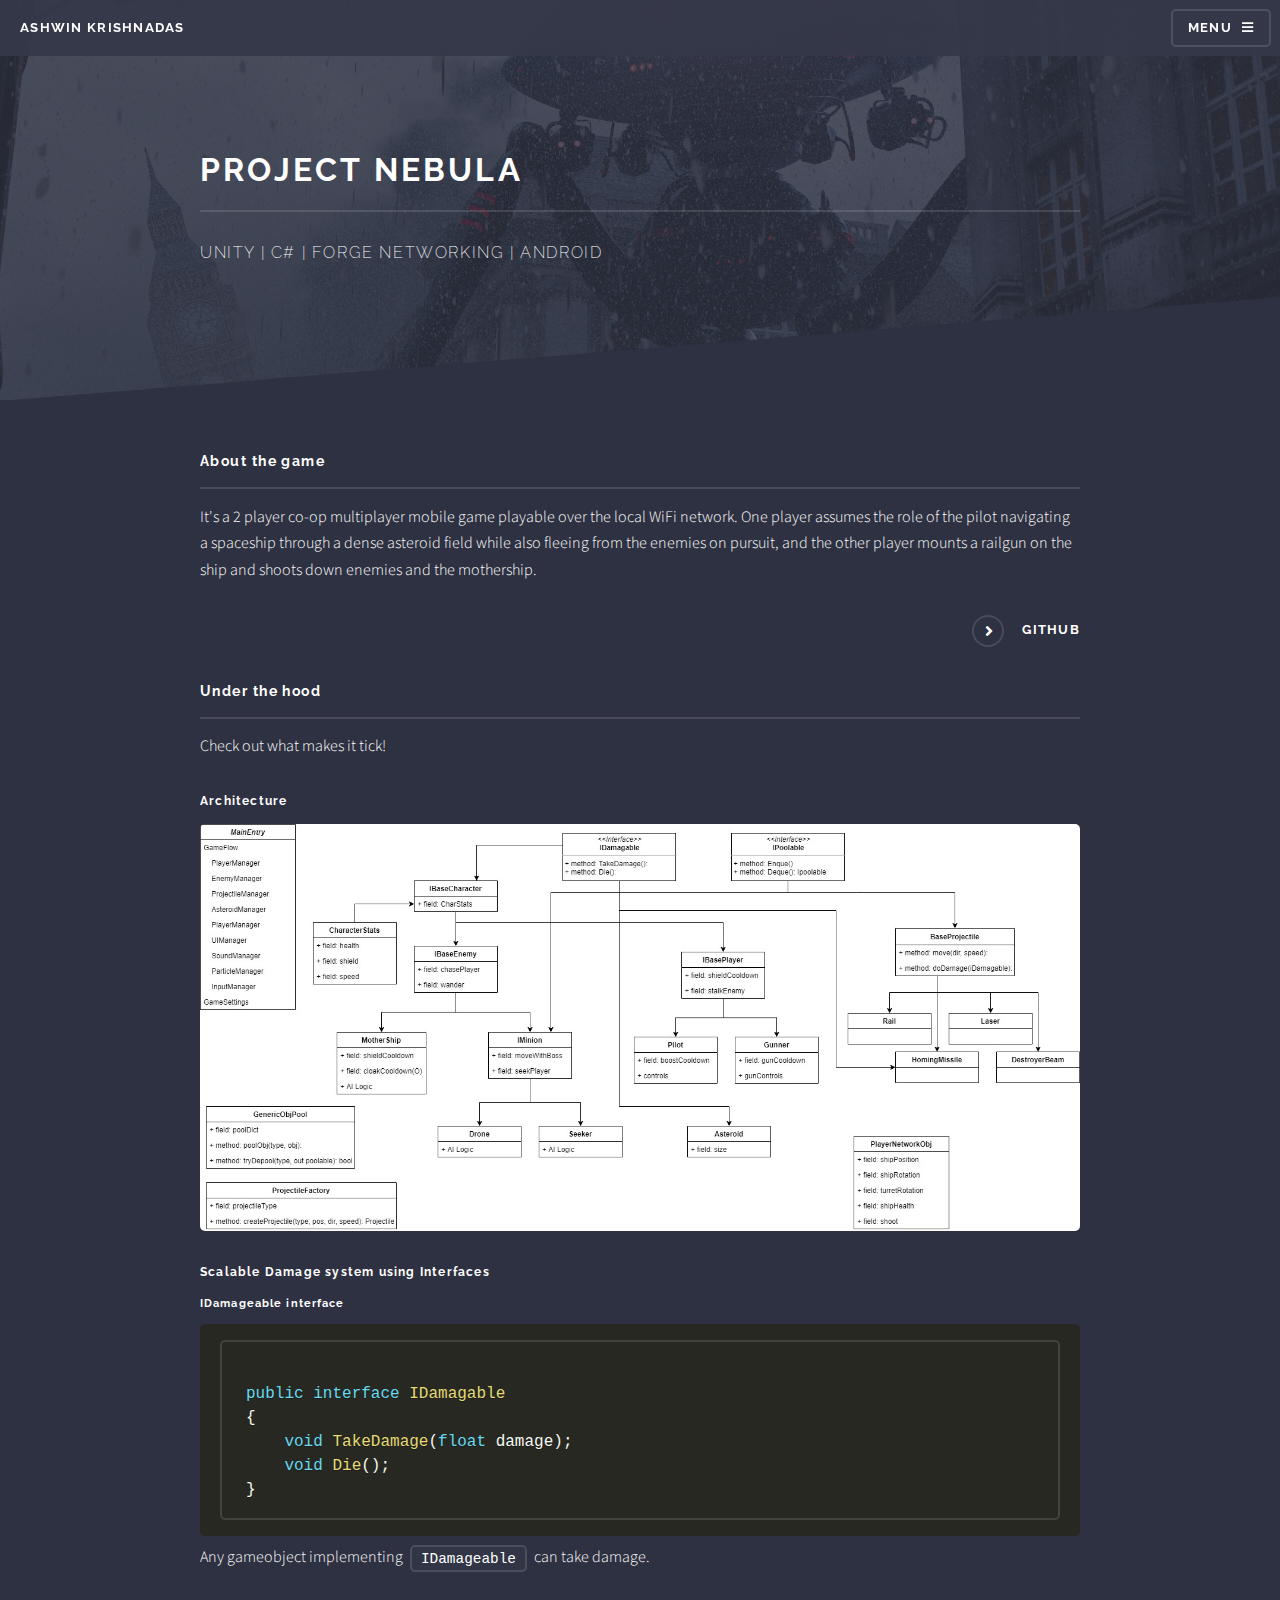
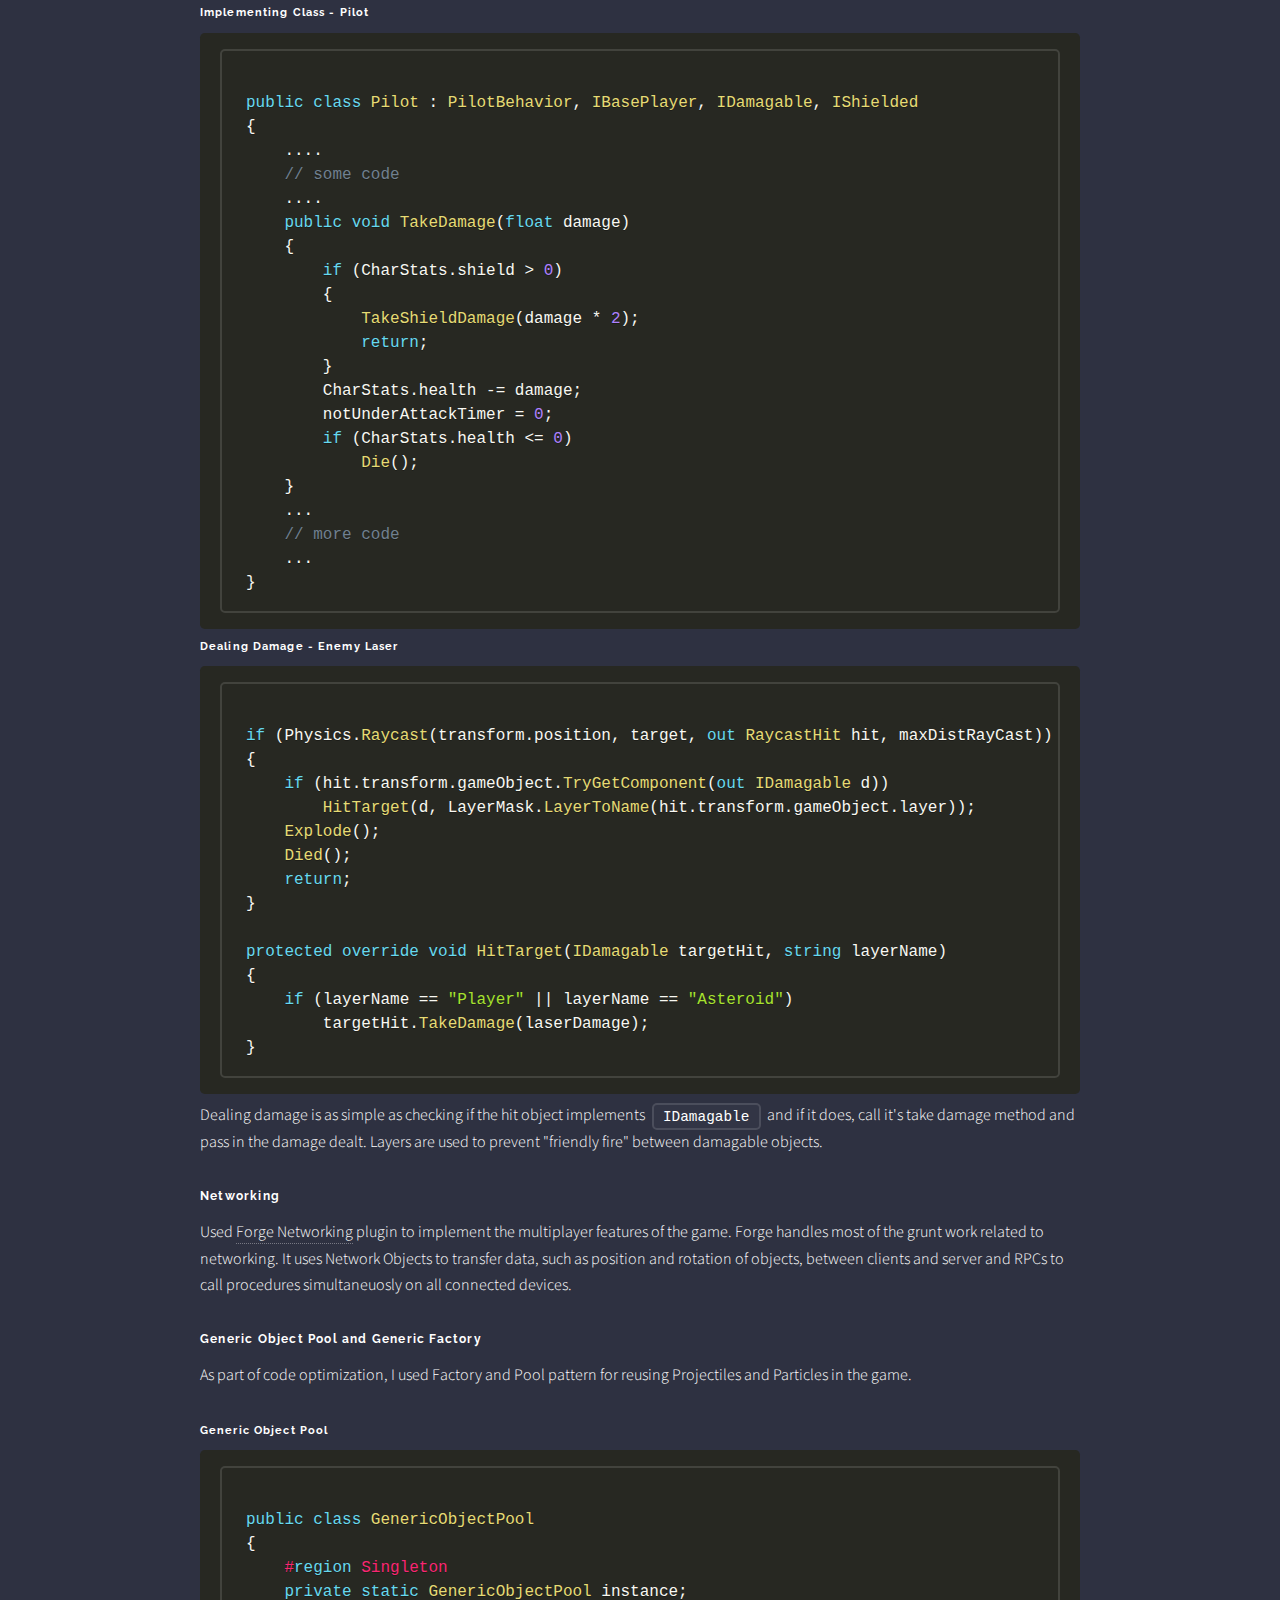
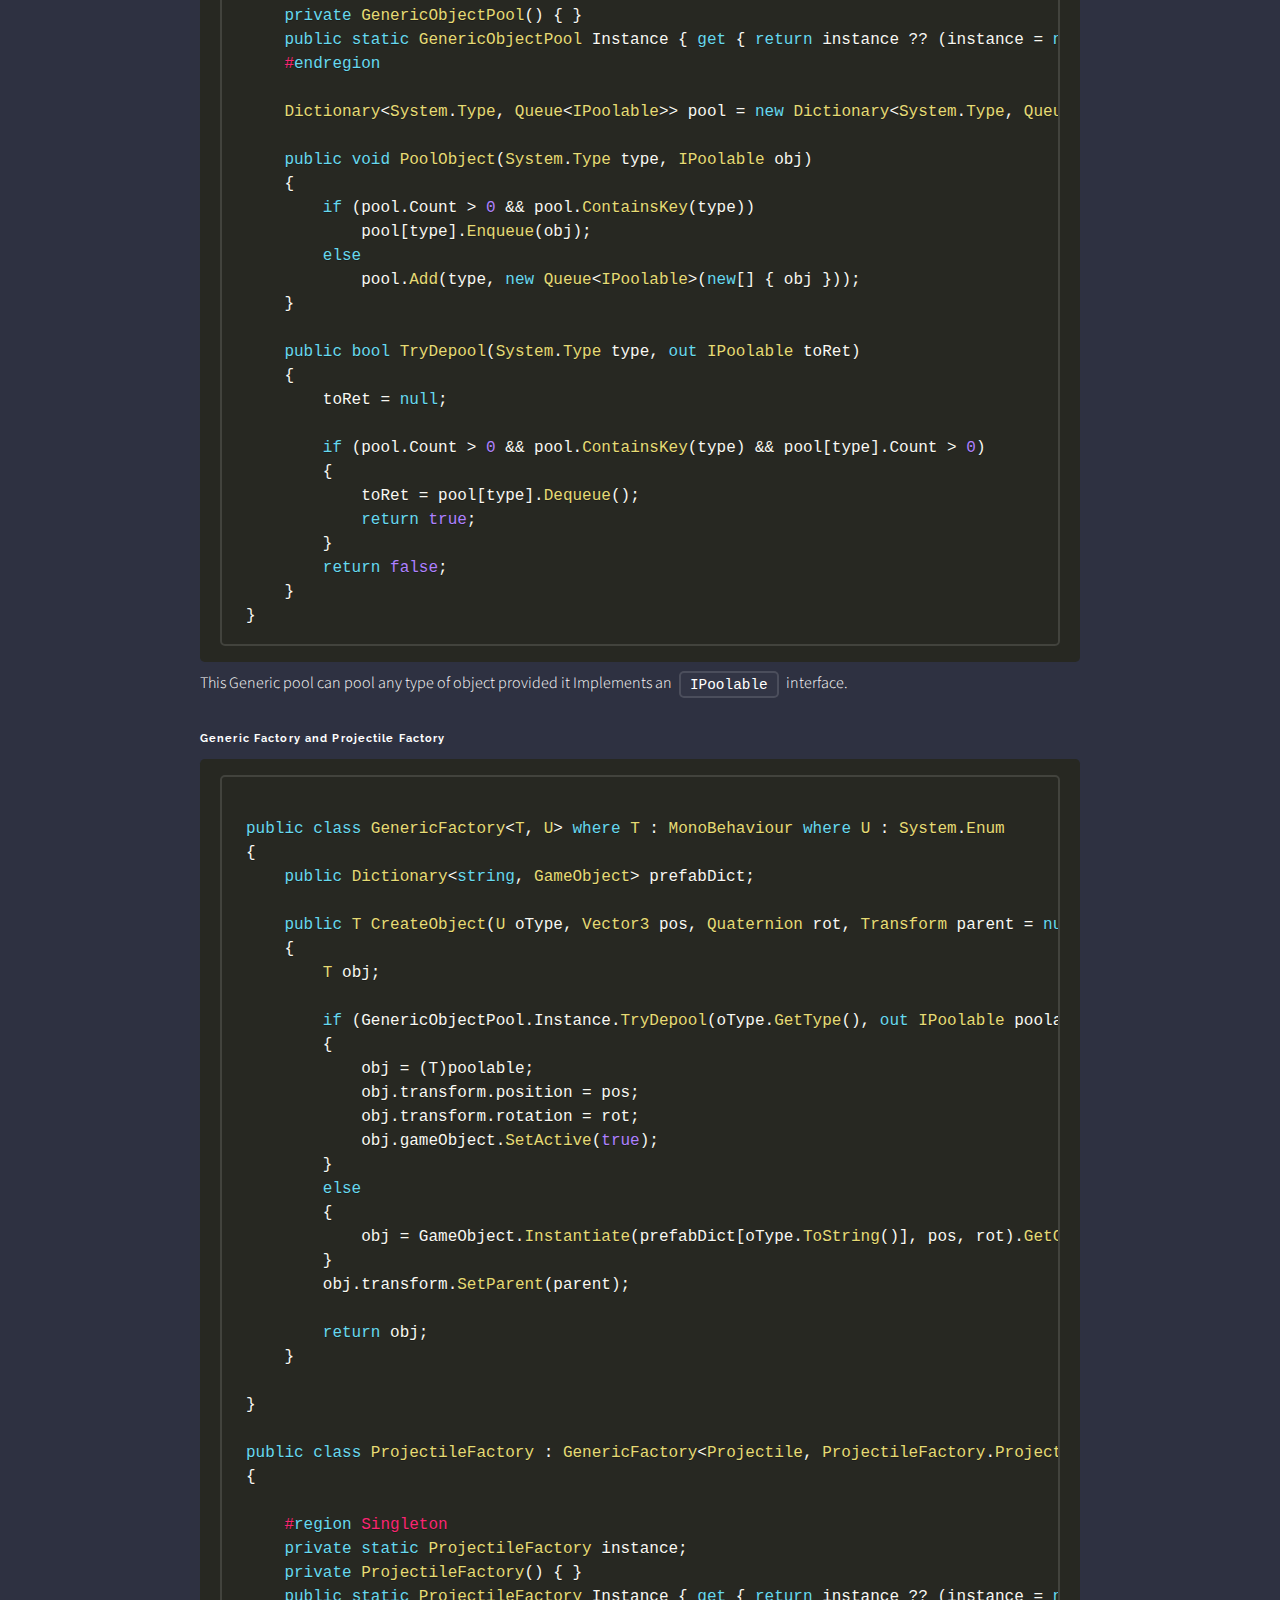
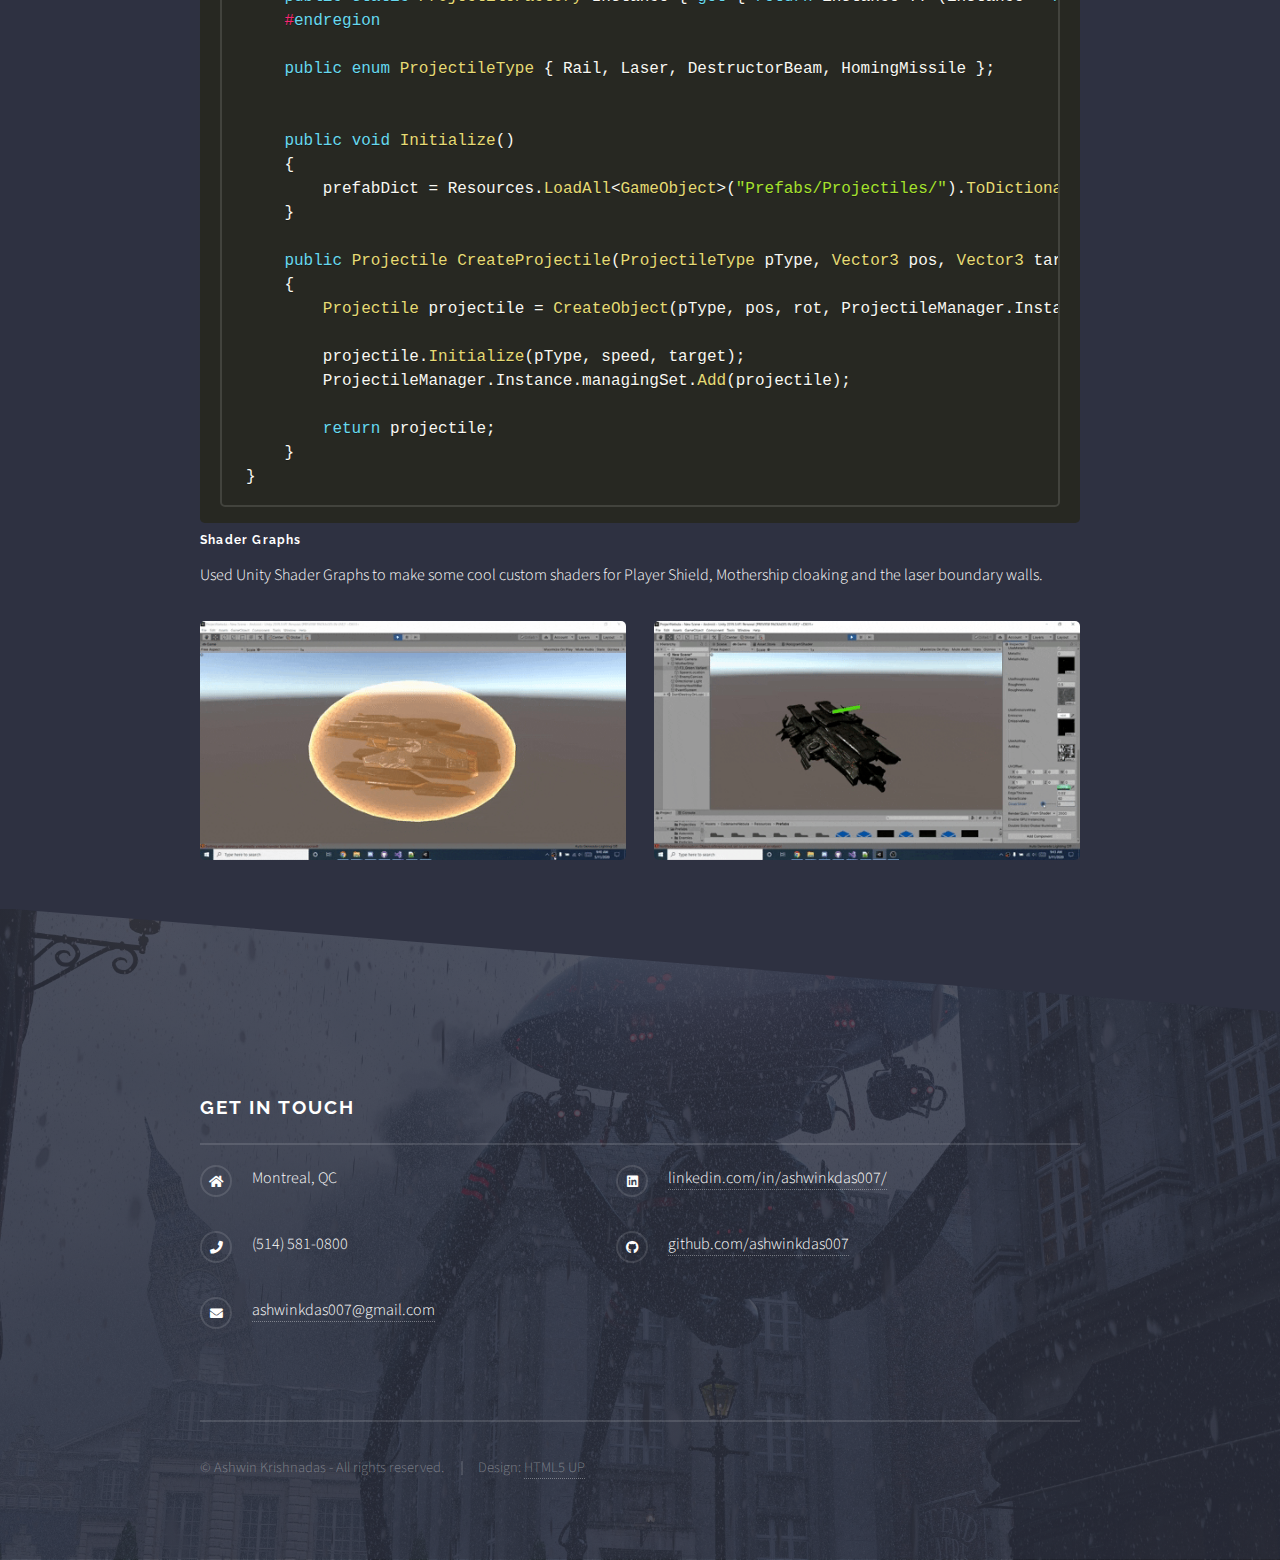
<file: projectNebula.html>
﻿<!DOCTYPE HTML>
<!--
	Solid State by HTML5 UP
	html5up.net | @ajlkn
	Free for personal and commercial use under the CCA 3.0 license (html5up.net/license)
-->
<html>
<head>
	<title>Ashwin - Portfolio - Projects - Project Nebula</title>
	<meta charset="utf-8" />
	<meta name="viewport" content="width=device-width, initial-scale=1, user-scalable=no" />
	<link rel="stylesheet" href="assets/css/main.css" />
	<noscript><link rel="stylesheet" href="assets/css/noscript.css" /></noscript>
	<link rel="stylesheet" href="assets/css/prism.css" />
	<link rel="icon" href="images/favicon.ico" />
</head>
<body class="is-preload">

	<!-- Page Wrapper -->
	<div id="page-wrapper">

		<!-- Header -->
		<header id="header">
			<h1><a href="index.html">ASHWIN KRISHNADAS</a></h1>
			<nav>
				<a href="#menu">Menu</a>
			</nav>
		</header>

		<!-- Menu -->
		<nav id="menu">
			<div class="inner">
				<h2>Menu</h2>
				<ul class="links">
					<li><a href="index.html">Home</a></li>
					<li><a href="projects.html">Projects</a></li>
					<li><a href="techSkills.html">Technical Skills</a></li>
				</ul>
				<a href="#" class="close">Close</a>
			</div>
		</nav>

		<!-- Wrapper -->
		<section id="wrapper">
			<header>
				<div class="inner">
					<h2>Project Nebula</h2>
					<p>Unity | C# | Forge Networking | Android</p>
				</div>
			</header>

			<!-- Content -->
			<div class="wrapper">
				<div class="inner">

					<section>
						<h3 class="major">About the game</h3>
						<p>
							It's a 2 player co-op multiplayer mobile game playable over the local WiFi network. One player assumes the role of the pilot navigating a spaceship through a dense asteroid field while also fleeing from the enemies on pursuit, and the other player mounts a railgun on the ship and shoots down enemies and the mothership.
							
						</p>
						<p style="text-align : right"><a href="https://github.com/sam9724/ProjectNebula" class="special"> GitHub</a></p>
					</section>

					<section>
						<h3 class="major">Under the hood</h3>
						<p>
							Check out what makes it tick!
						</p>
						<h4>Architecture</h4>
						<div class="col-12"><span class="image fit"><img src="images/arc01.jpg" alt="" /></span></div>

						<h4>Scalable Damage system using Interfaces</h4>

						<h5>IDamageable interface</h5>

<pre><code class="language-csharp">
public interface IDamagable
{
	void TakeDamage(float damage);
	void Die();
}
</code></pre>
						<p>Any gameobject implementing <code>IDamageable</code> can take damage.</p>
						<h5>Implementing Class - Pilot</h5>

<pre><code class="language-csharp">
public class Pilot : PilotBehavior, IBasePlayer, IDamagable, IShielded
{
	....
	// some code
	....
	public void TakeDamage(float damage)
	{
		if (CharStats.shield > 0)
		{
			TakeShieldDamage(damage * 2);
			return;
		}
		CharStats.health -= damage;
		notUnderAttackTimer = 0;
		if (CharStats.health <= 0)
			Die();
	}
	...
	// more code
	...
}
</code></pre>

						<h5>Dealing Damage - Enemy Laser</h5>
<pre><code class="language-csharp">
if (Physics.Raycast(transform.position, target, out RaycastHit hit, maxDistRayCast))
{
	if (hit.transform.gameObject.TryGetComponent(out IDamagable d))
		HitTarget(d, LayerMask.LayerToName(hit.transform.gameObject.layer));
	Explode();
	Died();
	return;
}

protected override void HitTarget(IDamagable targetHit, string layerName)
{
	if (layerName == "Player" || layerName == "Asteroid")
		targetHit.TakeDamage(laserDamage);
}
</code></pre>
						<p>Dealing damage is as simple as checking if the hit object implements <code>IDamagable</code> and if it does, call it's take damage method and pass in the damage dealt. Layers are used to prevent "friendly fire" between damagable objects.</p>
						<h4>Networking</h4>
						<p>Used <a href="https://github.com/BeardedManStudios/ForgeNetworkingRemastered">Forge Networking</a> plugin to implement the multiplayer features of the game. Forge handles most of the grunt work related to networking. It uses Network Objects to transfer data, such as position and rotation of objects, between clients and server and RPCs to call procedures simultaneuosly on all connected devices.</p>

						<h4>Generic Object Pool and Generic Factory</h4>
						<p>As part of code optimization, I used Factory and Pool pattern for reusing Projectiles and Particles in the game.</p>

						<h5>Generic Object Pool</h5>
<pre><code class="language-csharp">
public class GenericObjectPool
{
    #region Singleton
    private static GenericObjectPool instance;
    private GenericObjectPool() { }
    public static GenericObjectPool Instance { get { return instance ?? (instance = new GenericObjectPool()); } }
    #endregion

    Dictionary&lt;System.Type, Queue&lt;IPoolable&gt;&gt; pool = new Dictionary&lt;System.Type, Queue&lt;IPoolable&gt;&gt;();

    public void PoolObject(System.Type type, IPoolable obj)
    {
        if (pool.Count > 0 && pool.ContainsKey(type))
            pool[type].Enqueue(obj);
        else
            pool.Add(type, new Queue&lt;IPoolable&gt;(new[] { obj }));
    }

    public bool TryDepool(System.Type type, out IPoolable toRet)
    {
        toRet = null;

        if (pool.Count > 0 && pool.ContainsKey(type) && pool[type].Count > 0)
        {
            toRet = pool[type].Dequeue();
            return true;
        }
        return false;        
    }
}
</code></pre>
						<p>This Generic pool can pool any type of object provided it Implements an <code>IPoolable</code> interface.</p>
						<h5>Generic Factory and Projectile Factory</h5>
<pre><code class="language-csharp">
public class GenericFactory&lt;T, U&gt; where T : MonoBehaviour where U : System.Enum
{
    public Dictionary&lt;string, GameObject&gt; prefabDict;

    public T CreateObject(U oType, Vector3 pos, Quaternion rot, Transform parent = null)
    {
        T obj;

        if (GenericObjectPool.Instance.TryDepool(oType.GetType(), out IPoolable poolable))
        {
            obj = (T)poolable;
            obj.transform.position = pos;
            obj.transform.rotation = rot;
            obj.gameObject.SetActive(true);
        }
        else
        {
            obj = GameObject.Instantiate(prefabDict[oType.ToString()], pos, rot).GetComponent&lt;T&gt;();
        }
        obj.transform.SetParent(parent);
        
        return obj;
    }

}

public class ProjectileFactory : GenericFactory&lt;Projectile, ProjectileFactory.ProjectileType&gt;
{

    #region Singleton
    private static ProjectileFactory instance;
    private ProjectileFactory() { }
    public static ProjectileFactory Instance { get { return instance ?? (instance = new ProjectileFactory()); } }
    #endregion

    public enum ProjectileType { Rail, Laser, DestructorBeam, HomingMissile };
   

    public void Initialize()
    {
        prefabDict = Resources.LoadAll&lt;GameObject&gt;("Prefabs/Projectiles/").ToDictionary(x => x.name);
    }

    public Projectile CreateProjectile(ProjectileType pType, Vector3 pos, Vector3 target, Quaternion rot, float speed)
    {
        Projectile projectile = CreateObject(pType, pos, rot, ProjectileManager.Instance.projParent);
        
        projectile.Initialize(pType, speed, target);
        ProjectileManager.Instance.managingSet.Add(projectile);

        return projectile;
    }
}
</code></pre>
						<h4>Shader Graphs</h4>
						<p>Used Unity Shader Graphs to make some cool custom shaders for Player Shield, Mothership cloaking and the laser boundary walls.</p>
						<div class="box alt">
							<div class="row gtr-uniform">
								<div class="col-6"><span class="image fit"><img src="images/pn04.gif" alt="" /></span></div>
								<div class="col-6"><span class="image fit"><img src="images/pn03.gif" alt="" /></span></div>
							</div>
						</div>
					</section>
				</div>
			</div>
		</section>

		<!-- Footer -->
		<section id="footer">
			<div class="inner">
				<h2 class="major">Get in touch</h2>
				<ul class="contact">
					<li class="icon solid fa-home">
						<!--Untitled Inc<br />
					1234 Somewhere Road Suite #2894<br />-->
						Montreal, QC
					</li>
					<li class="icon solid fa-phone">(514) 581-0800</li>
					<li class="icon solid fa-envelope"><a href="mailto:ashwinkdas007@gmail.com">ashwinkdas007@gmail.com</a></li>

				</ul>
				<ul class="contact">
					<li class="icon brands fa-linkedin"><a href="https://linkedin.com/in/ashwinkdas007/">linkedin.com/in/ashwinkdas007/</a></li>
					<li class="icon brands fa-github"><a href="https://github.com/ashwinkdas007">github.com/ashwinkdas007</a></li>
					<!--<li class="icon brands fa-itch-io"><a href="#"></a>itch.io - coming soon!</li>-->
				</ul>
				<ul class="copyright">
					<li>&copy; Ashwin Krishnadas - All rights reserved.</li>
					<li>Design: <a href="http://html5up.net">HTML5 UP</a></li>
				</ul>
			</div>
		</section>

	</div>

	<!-- Scripts -->
	<script src="assets/js/jquery.min.js"></script>
	<script src="assets/js/jquery.scrollex.min.js"></script>
	<script src="assets/js/browser.min.js"></script>
	<script src="assets/js/breakpoints.min.js"></script>
	<script src="assets/js/util.js"></script>
	<script src="assets/js/main.js"></script>
	<script defer src="assets/js/prism.js"></script>

</body>
</html>
</file>
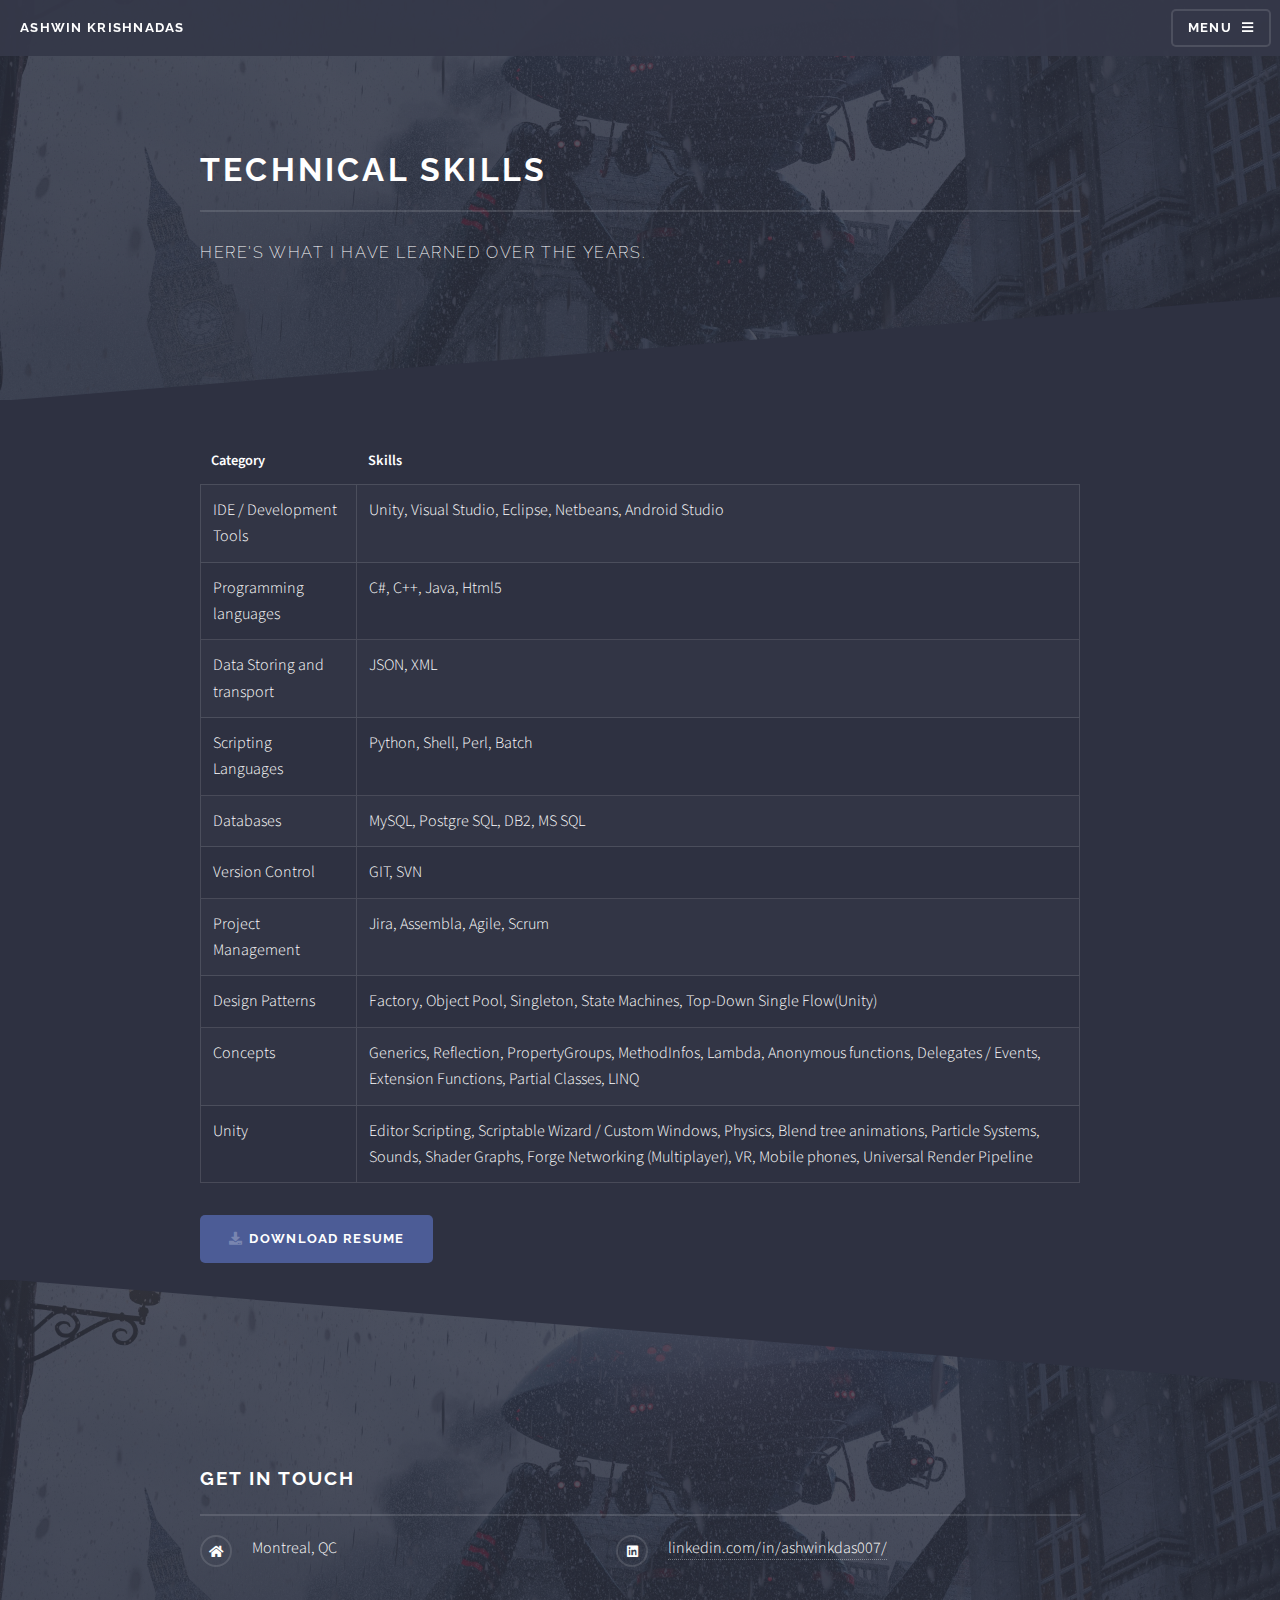
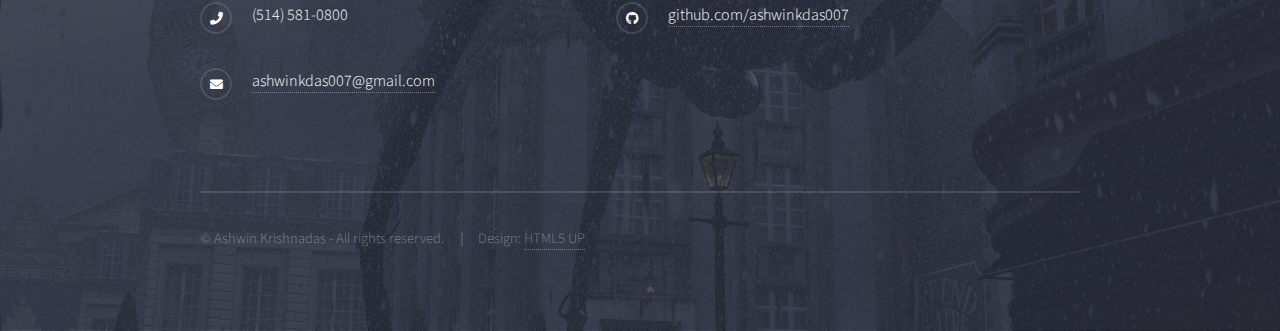
<file: techSkills.html>
﻿<!DOCTYPE HTML>
<!--
	Solid State by HTML5 UP
	html5up.net | @ajlkn
	Free for personal and commercial use under the CCA 3.0 license (html5up.net/license)
-->
<html>
<head>
	<title>Ashwin - Portfolio - Technical Skills</title>
	<meta charset="utf-8" />
	<meta name="viewport" content="width=device-width, initial-scale=1, user-scalable=no" />
	<link rel="stylesheet" href="assets/css/main.css" />
	<noscript><link rel="stylesheet" href="assets/css/noscript.css" /></noscript>
	<link rel="icon" href="images/favicon.ico" />
</head>
	<body class="is-preload">

		<!-- Page Wrapper -->
		<div id="page-wrapper">

			<!-- Header -->
			<header id="header">
				<h1><a href="index.html">ASHWIN KRISHNADAS</a></h1>
				<nav>
					<a href="#menu">Menu</a>
				</nav>
			</header>

			<!-- Menu -->
			<nav id="menu">
				<div class="inner">
					<h2>Menu</h2>
					<ul class="links">
						<li><a href="index.html">Home</a></li>
						<li><a href="projects.html">Projects</a></li>
						<li><a href="#">Technical Skills</a></li>
					</ul>
					<a href="#" class="close">Close</a>
				</div>
			</nav>

			<!-- Wrapper -->
			<section id="wrapper">
				<header>
					<div class="inner">
						<h2>Technical Skills</h2>
						<p>Here's what I have learned over the years.</p>
					</div>
				</header>

				<!-- Content -->
				<div class="wrapper">
					<div class="inner">
						<div class="table-wrapper">
							<table class="alt">
								<thead>
									<tr>
										<th>Category</th>
										<th>Skills</th>
									</tr>
								</thead>
								<tbody>
									<tr>
										<td>IDE / Development Tools</td>
										<td>Unity, Visual Studio, Eclipse, Netbeans, Android Studio</td>
									</tr>
									<tr>
										<td>Programming languages</td>
										<td>C#, C++, Java, Html5</td>
									</tr>
									<tr>
										<td>Data Storing and transport</td>
										<td>JSON, XML</td>
									</tr>
									<tr>
										<td>Scripting Languages</td>
										<td>Python, Shell, Perl, Batch</td>
									</tr>
									<tr>
										<td>Databases</td>
										<td>MySQL, Postgre SQL, DB2, MS SQL</td>
									</tr>
									<tr>
										<td>Version Control</td>
										<td>GIT, SVN</td>
									</tr>
									<tr>
										<td>Project Management</td>
										<td>Jira, Assembla, Agile, Scrum</td>
									</tr>
									<tr>
										<td>Design Patterns</td>
										<td>Factory, Object Pool, Singleton, State Machines, Top-Down Single Flow(Unity)</td>
									</tr>
									<tr>
										<td>Concepts</td>
										<td>Generics, Reflection, PropertyGroups, MethodInfos, Lambda, Anonymous functions, Delegates / Events, Extension Functions, Partial Classes, LINQ</td>
									</tr>
									<tr>
										<td>Unity</td>
										<td>Editor Scripting, Scriptable Wizard / Custom Windows, Physics, Blend tree animations, Particle Systems, Sounds, Shader Graphs, Forge Networking (Multiplayer), VR, Mobile phones, Universal Render Pipeline</td>
									</tr>

								</tbody>

							</table>
						</div>

						<a href="https://docs.google.com/document/d/1dKV2IUltoeXj3mborQ99e3EFZNiuPiSBKLndgNhw0Vk/export?format=pdf" class="button primary icon solid fa-download" target="_blank">Download Resume</a>
					</div>
				</div>
			</section>

			<!-- Footer -->
			<section id="footer">
				<div class="inner">
					<h2 class="major">Get in touch</h2>
					<!--<p>Please feel free to contact me</p>-->
					<!--<form method="post" action="#">
				<div class="fields">
					<div class="field">
						<label for="name">Name</label>
						<input type="text" name="name" id="name" />
					</div>
					<div class="field">
						<label for="email">Email</label>
						<input type="email" name="email" id="email" />
					</div>
					<div class="field">
						<label for="message">Message</label>
						<textarea name="message" id="message" rows="4"></textarea>
					</div>
				</div>
				<ul class="actions">
					<li><input type="submit" value="Send Message" /></li>
				</ul>
			</form>-->
					<ul class="contact">
						<li class="icon solid fa-home">
							<!--Untitled Inc<br />
					1234 Somewhere Road Suite #2894<br />-->
							Montreal, QC
						</li>
						<li class="icon solid fa-phone">(514) 581-0800</li>
						<li class="icon solid fa-envelope"><a href="mailto:ashwinkdas007@gmail.com">ashwinkdas007@gmail.com</a></li>

					</ul>
					<ul class="contact">
						<li class="icon brands fa-linkedin"><a href="https://linkedin.com/in/ashwinkdas007/">linkedin.com/in/ashwinkdas007/</a></li>
						<li class="icon brands fa-github"><a href="https://github.com/ashwinkdas007">github.com/ashwinkdas007</a></li>
						<!--<li class="icon brands fa-itch-io"><a href="#"></a>itch.io - coming soon!</li>-->
					</ul>
					<ul class="copyright">
						<li>&copy; Ashwin Krishnadas - All rights reserved.</li>
						<li>Design: <a href="http://html5up.net">HTML5 UP</a></li>
					</ul>
				</div>
			</section>

		</div>

		<!-- Scripts -->
			<script src="assets/js/jquery.min.js"></script>
			<script src="assets/js/jquery.scrollex.min.js"></script>
			<script src="assets/js/browser.min.js"></script>
			<script src="assets/js/breakpoints.min.js"></script>
			<script src="assets/js/util.js"></script>
			<script src="assets/js/main.js"></script>

	</body>
</html>
</file>
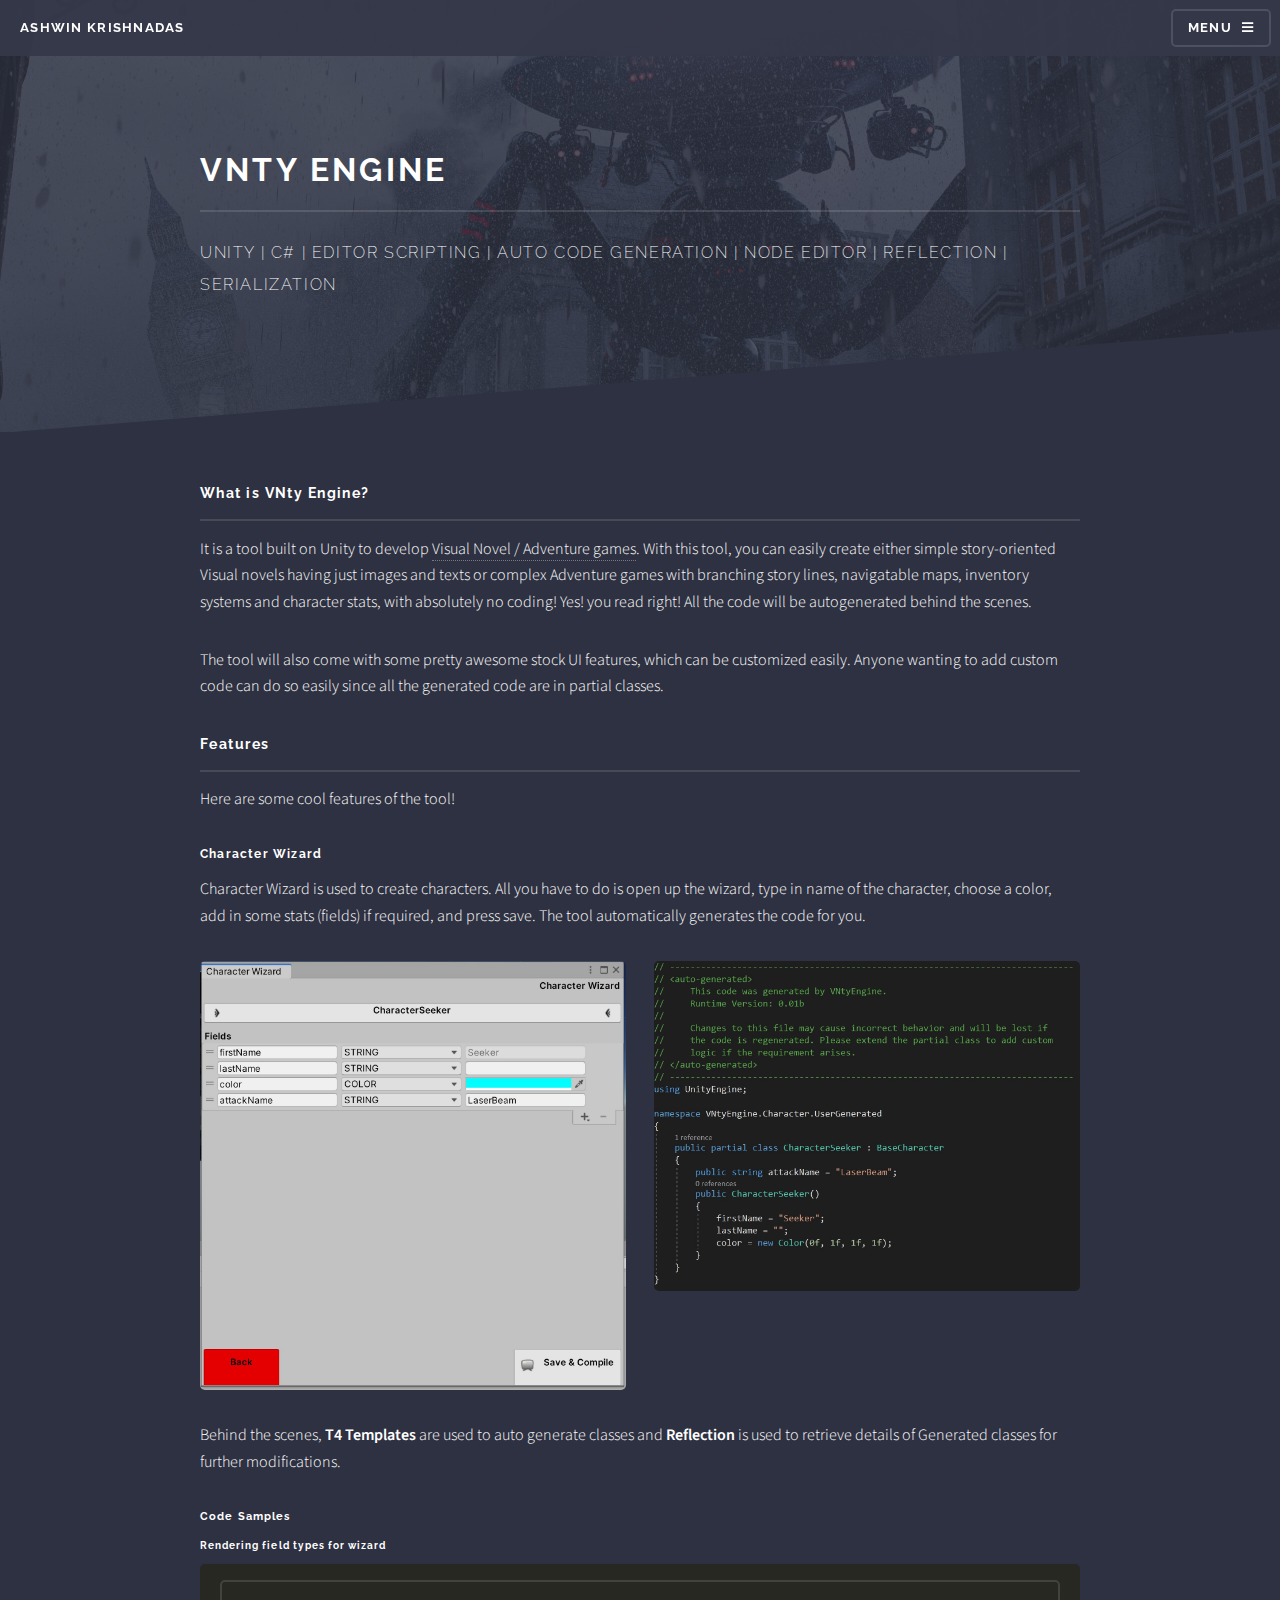
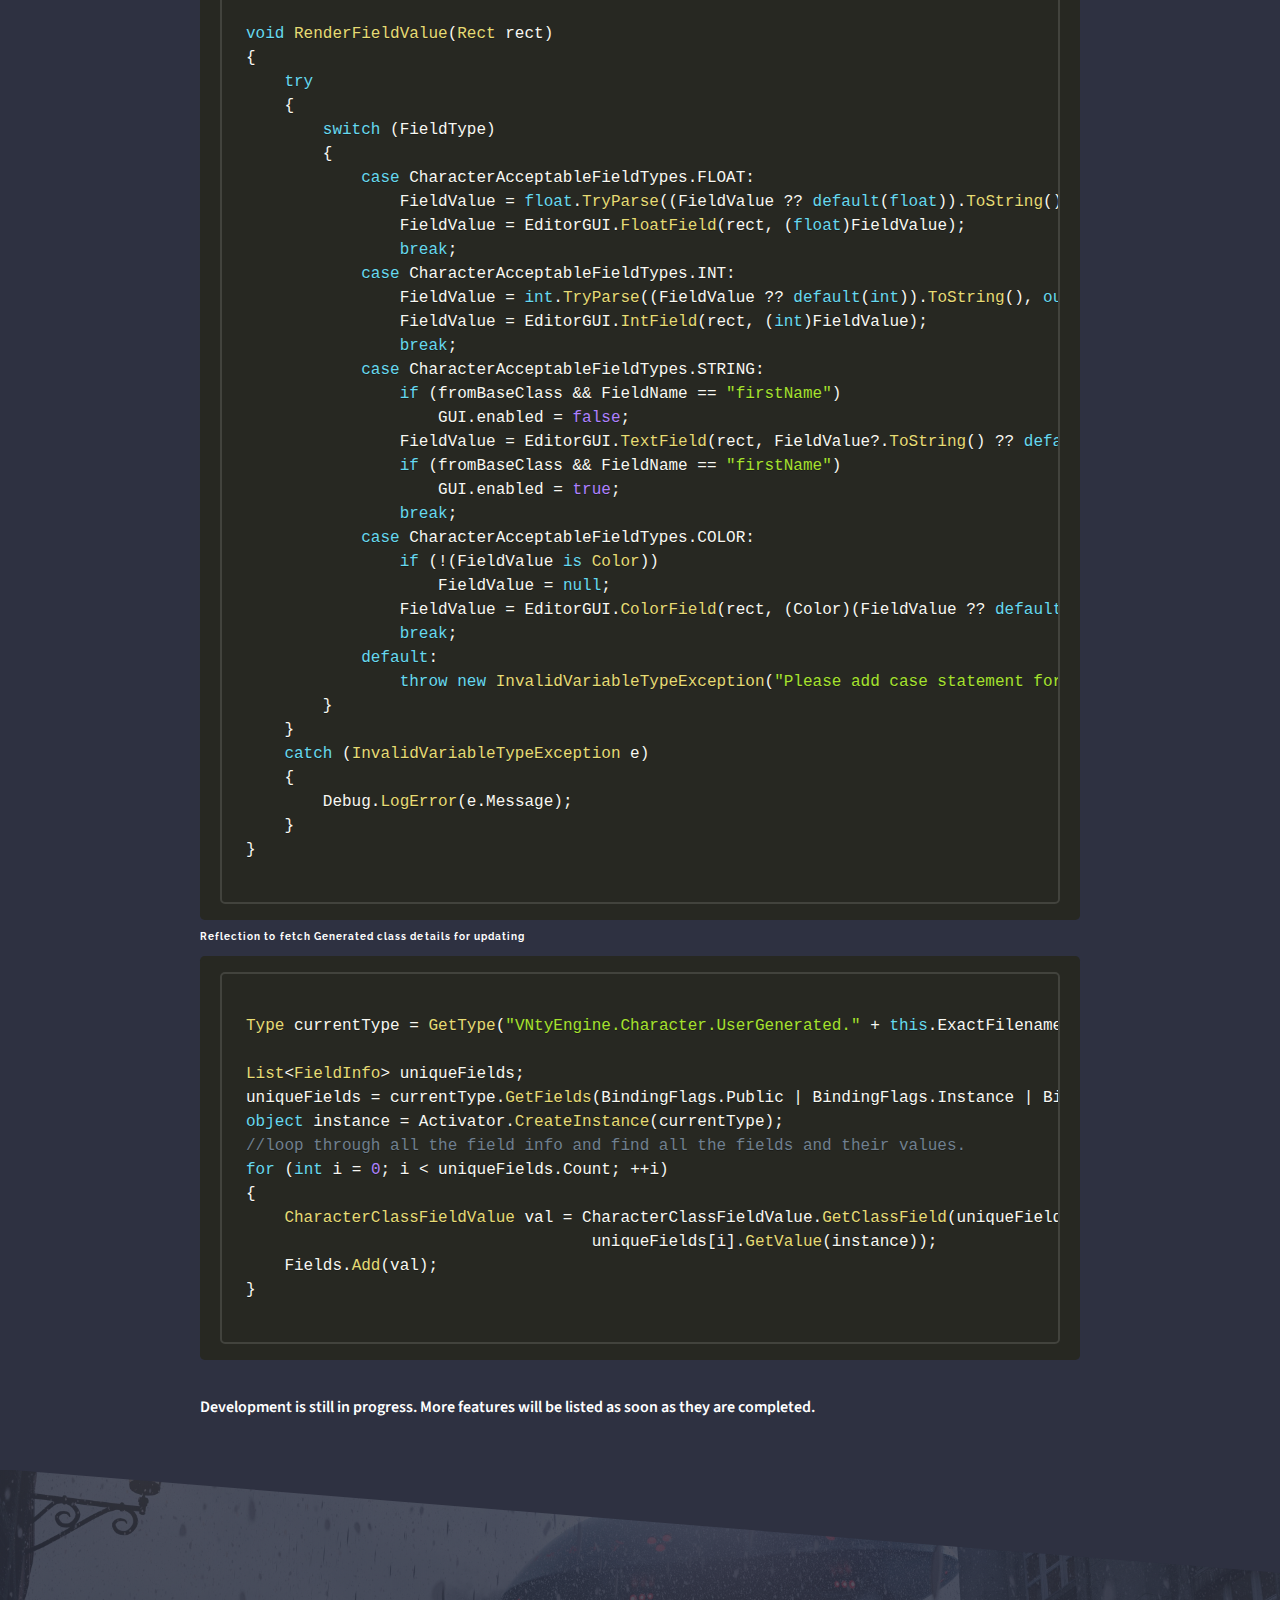
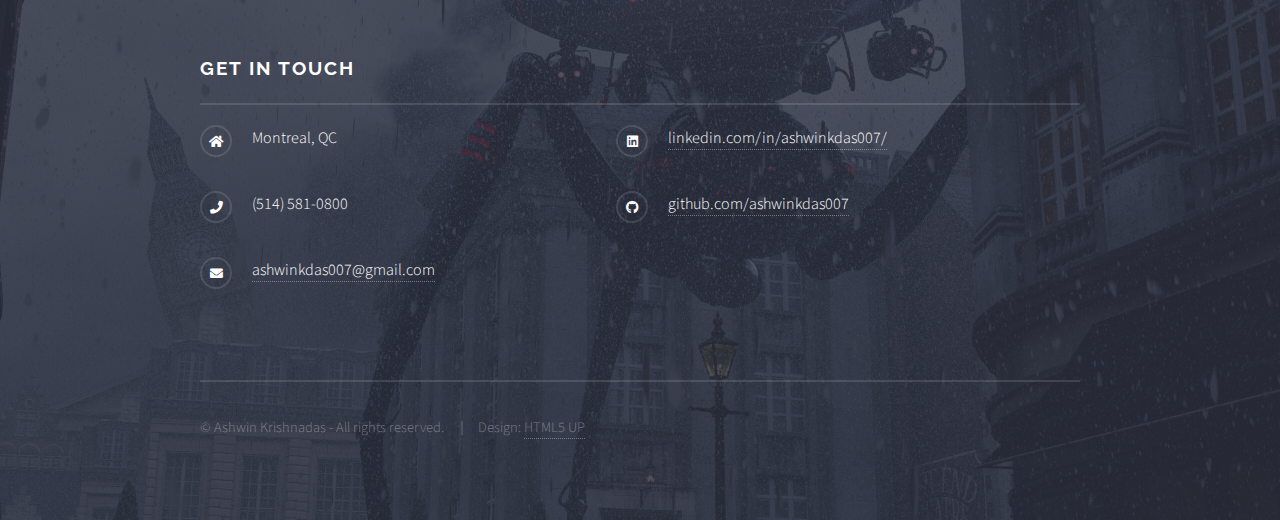
<file: vntyEngine.html>
﻿<!DOCTYPE HTML>
<!--
	Solid State by HTML5 UP
	html5up.net | @ajlkn
	Free for personal and commercial use under the CCA 3.0 license (html5up.net/license)
-->
<html>
	<head>
		<title>Ashwin - Portfolio - Projects - VNty Engine</title>
		<meta charset="utf-8" />
		<meta name="viewport" content="width=device-width, initial-scale=1, user-scalable=no" />
		<link rel="stylesheet" href="assets/css/main.css" />
		<noscript><link rel="stylesheet" href="assets/css/noscript.css" /></noscript>
		<link rel="stylesheet" href="assets/css/prism.css" />
	<link rel="icon" href="images/favicon.ico" />
	</head>
	<body class="is-preload">

		<!-- Page Wrapper -->
		<div id="page-wrapper">

			<!-- Header -->
			<header id="header">
				<h1><a href="index.html">ASHWIN KRISHNADAS</a></h1>
				<nav>
					<a href="#menu">Menu</a>
				</nav>
			</header>

			<!-- Menu -->
			<nav id="menu">
				<div class="inner">
					<h2>Menu</h2>
					<ul class="links">
						<li><a href="index.html">Home</a></li>
						<li><a href="projects.html">Projects</a></li>
						<li><a href="techSkills.html">Technical Skills</a></li>
					</ul>
					<a href="#" class="close">Close</a>
				</div>
			</nav>

			<!-- Wrapper -->
			<section id="wrapper">
				<header>
					<div class="inner">
						<h2>VNty Engine</h2>
						<p>Unity | C# | Editor Scripting | Auto code generation | Node editor | Reflection | Serialization</p>
					</div>
				</header>

				<!-- Content -->
				<div class="wrapper">
					<div class="inner">

						<section>
							<h3 class="major">What is VNty Engine?</h3>
							<p>
								It is a tool built on Unity to develop <a href="https://en.wikipedia.org/wiki/Visual_novel">Visual Novel / Adventure games</a>.
								With this tool, you can easily create either simple story-oriented Visual novels having just images and texts or complex Adventure
								games with branching story lines, navigatable maps, inventory systems and character stats, with absolutely no coding!
								Yes! you read right! All the code will be autogenerated behind the scenes.
							</p>
							<p>
								The tool will also come with some pretty awesome stock UI features, which can be customized easily. Anyone wanting to add custom code
								can do so easily since all the generated code are in partial classes.

							</p>
							
						</section>

						<section>
							<h3 class="major">Features</h3>
							<p>
								Here are some cool features of the tool!
							</p>
							<h4>Character Wizard</h4>
							<p>
								Character Wizard is used to create characters. All you have to do is open up the wizard, type in name of the character,
								choose a color, add in some stats (fields) if required, and press save. The tool automatically generates the code for you.
							</p>
							<div class="box alt">
								<div class="row gtr-uniform">
									<div class="col-6"><span class="image fit"><img src="images/charWizard.jpg" alt="" /></span></div>
									<div class="col-6"><span class="image fit"><img src="images/codeAutogen.jpg" alt="" /></span></div>
								</div>
							</div>

							<p>
								Behind the scenes, <b>T4 Templates</b> are used to auto generate classes and <b>Reflection</b> is used to retrieve details of Generated
								classes for further modifications.
							</p>

							<h5>Code Samples</h5>
							<h6>Rendering field types for wizard</h6>
							<pre><code class="language-csharp">
void RenderFieldValue(Rect rect)
{
    try
    {
		switch (FieldType)
		{
			case CharacterAcceptableFieldTypes.FLOAT:
				FieldValue = float.TryParse((FieldValue ?? default(float)).ToString(), out float floatResult) ? floatResult : default;
				FieldValue = EditorGUI.FloatField(rect, (float)FieldValue);
				break;
			case CharacterAcceptableFieldTypes.INT:
				FieldValue = int.TryParse((FieldValue ?? default(int)).ToString(), out int intResult) ? intResult : default;
				FieldValue = EditorGUI.IntField(rect, (int)FieldValue);
				break;
			case CharacterAcceptableFieldTypes.STRING:
				if (fromBaseClass && FieldName == "firstName")
					GUI.enabled = false;
				FieldValue = EditorGUI.TextField(rect, FieldValue?.ToString() ?? default);
				if (fromBaseClass && FieldName == "firstName")
					GUI.enabled = true;
				break;
			case CharacterAcceptableFieldTypes.COLOR:
				if (!(FieldValue is Color))
					FieldValue = null;
				FieldValue = EditorGUI.ColorField(rect, (Color)(FieldValue ?? default(Color)));
				break;
			default:
				throw new InvalidVariableTypeException("Please add case statement for type " + FieldType);
		}
	}
	catch (InvalidVariableTypeException e)
    {
		Debug.LogError(e.Message);
    }
}
								</code></pre>

							<h6>Reflection to fetch Generated class details for updating</h6>
							<pre><code class="language-csharp">
Type currentType = GetType("VNtyEngine.Character.UserGenerated." + this.ExactFilename);

List&lt;FieldInfo&gt; uniqueFields;
uniqueFields = currentType.GetFields(BindingFlags.Public | BindingFlags.Instance | BindingFlags.DeclaredOnly).ToList&lt;FieldInfo&gt;();
object instance = Activator.CreateInstance(currentType);
//loop through all the field info and find all the fields and their values.
for (int i = 0; i < uniqueFields.Count; ++i)
{
	CharacterClassFieldValue val = CharacterClassFieldValue.GetClassField(uniqueFields[i], currentType, 
									uniqueFields[i].GetValue(instance));
	Fields.Add(val);
}
								</code></pre>
							<br>
							<p><b>Development is still in progress. More features will be listed as soon as they are completed.</b></p>
						</section>

						
					</div>
				</div>
			</section>

			<!-- Footer -->
			<section id="footer">
				<div class="inner">
					<h2 class="major">Get in touch</h2>
					<ul class="contact">
						<li class="icon solid fa-home">
							<!--Untitled Inc<br />
						1234 Somewhere Road Suite #2894<br />-->
							Montreal, QC
						</li>
						<li class="icon solid fa-phone">(514) 581-0800</li>
						<li class="icon solid fa-envelope"><a href="mailto:ashwinkdas007@gmail.com">ashwinkdas007@gmail.com</a></li>

					</ul>
					<ul class="contact">
						<li class="icon brands fa-linkedin"><a href="https://linkedin.com/in/ashwinkdas007/">linkedin.com/in/ashwinkdas007/</a></li>
						<li class="icon brands fa-github"><a href="https://github.com/ashwinkdas007">github.com/ashwinkdas007</a></li>
						<!--<li class="icon brands fa-itch-io"><a href="#"></a>itch.io - coming soon!</li>-->
					</ul>
					<ul class="copyright">
						<li>&copy; Ashwin Krishnadas - All rights reserved.</li>
						<li>Design: <a href="http://html5up.net">HTML5 UP</a></li>
					</ul>
				</div>
			</section>

		</div>

		<!-- Scripts -->
			<script src="assets/js/jquery.min.js"></script>
			<script src="assets/js/jquery.scrollex.min.js"></script>
			<script src="assets/js/browser.min.js"></script>
			<script src="assets/js/breakpoints.min.js"></script>
			<script src="assets/js/util.js"></script>
			<script src="assets/js/main.js"></script>
			<script defer src="assets/js/prism.js"></script>

	</body>
</html>
</file>
<file: assets/css/noscript.css>
/*
	Solid State by HTML5 UP
	html5up.net | @ajlkn
	Free for personal and commercial use under the CCA 3.0 license (html5up.net/license)
*/

/* Banner */

	body.is-preload #banner .logo {
		-moz-transform: none;
		-webkit-transform: none;
		-ms-transform: none;
		transform: none;
		opacity: 1;
	}

	body.is-preload #banner h2 {
		opacity: 1;
		-moz-transform: none;
		-webkit-transform: none;
		-ms-transform: none;
		transform: none;
		-moz-filter: none;
		-webkit-filter: none;
		-ms-filter: none;
		filter: none;
	}

	body.is-preload #banner p {
		opacity: 01;
		-moz-transform: none;
		-webkit-transform: none;
		-ms-transform: none;
		transform: none;
		-moz-filter: none;
		-webkit-filter: none;
		-ms-filter: none;
		filter: none;
	}
</file>
<file: assets/css/prism.css>
/* PrismJS 1.20.0
https://prismjs.com/download.html#themes=prism-okaidia&languages=clike+c+csharp+cpp+java+json+jsonp+json5 */
/**
 * okaidia theme for JavaScript, CSS and HTML
 * Loosely based on Monokai textmate theme by http://www.monokai.nl/
 * @author ocodia
 */

code[class*="language-"],
pre[class*="language-"] {
	color: #f8f8f2;
	background: none;
	text-shadow: 0 1px rgba(0, 0, 0, 0.3);
	font-family: Consolas, Monaco, 'Andale Mono', 'Ubuntu Mono', monospace;
	font-size: 1em;
	text-align: left;
	white-space: pre;
	word-spacing: normal;
	word-break: normal;
	word-wrap: normal;
	line-height: 1.5;

	-moz-tab-size: 4;
	-o-tab-size: 4;
	tab-size: 4;

	-webkit-hyphens: none;
	-moz-hyphens: none;
	-ms-hyphens: none;
	hyphens: none;
}

/* Code blocks */
pre[class*="language-"] {
	padding: 1em;
	margin: .5em 0;
	overflow: auto;
	border-radius: 0.3em;
}

:not(pre) > code[class*="language-"],
pre[class*="language-"] {
	background: #272822;
}

/* Inline code */
:not(pre) > code[class*="language-"] {
	padding: .1em;
	border-radius: .3em;
	white-space: normal;
}

.token.comment,
.token.prolog,
.token.doctype,
.token.cdata {
	color: slategray;
}

.token.punctuation {
	color: #f8f8f2;
}

.token.namespace {
	opacity: .7;
}

.token.property,
.token.tag,
.token.constant,
.token.symbol,
.token.deleted {
	color: #f92672;
}

.token.boolean,
.token.number {
	color: #ae81ff;
}

.token.selector,
.token.attr-name,
.token.string,
.token.char,
.token.builtin,
.token.inserted {
	color: #a6e22e;
}

.token.operator,
.token.entity,
.token.url,
.language-css .token.string,
.style .token.string,
.token.variable {
	color: #f8f8f2;
}

.token.atrule,
.token.attr-value,
.token.function,
.token.class-name {
	color: #e6db74;
}

.token.keyword {
	color: #66d9ef;
}

.token.regex,
.token.important {
	color: #fd971f;
}

.token.important,
.token.bold {
	font-weight: bold;
}
.token.italic {
	font-style: italic;
}

.token.entity {
	cursor: help;
}
</file>
<file: assets/css/main.css>
@import url(fontawesome-all.min.css);
@import url("https://fonts.googleapis.com/css?family=Raleway:200,700|Source+Sans+Pro:300,600,300italic,600italic");

/*
	Solid State by HTML5 UP
	html5up.net | @ajlkn
	Free for personal and commercial use under the CCA 3.0 license (html5up.net/license)
*/

html, body, div, span, applet, object,
iframe, h1, h2, h3, h4, h5, h6, p, blockquote,
pre, a, abbr, acronym, address, big, cite,
code, del, dfn, em, img, ins, kbd, q, s, samp,
small, strike, strong, sub, sup, tt, var, b,
u, i, center, dl, dt, dd, ol, ul, li, fieldset,
form, label, legend, table, caption, tbody,
tfoot, thead, tr, th, td, article, aside,
canvas, details, embed, figure, figcaption,
footer, header, hgroup, menu, nav, output, ruby,
section, summary, time, mark, audio, video {
	margin: 0;
	padding: 0;
	border: 0;
	font-size: 100%;
	font: inherit;
	vertical-align: baseline;}

article, aside, details, figcaption, figure,
footer, header, hgroup, menu, nav, section {
	display: block;}

body {
	line-height: 1;
}

ol, ul {
	list-style: none;
}

blockquote, q {
	quotes: none;
}

	blockquote:before, blockquote:after, q:before, q:after {
		content: '';
		content: none;
	}

table {
	border-collapse: collapse;
	border-spacing: 0;
}

body {
	-webkit-text-size-adjust: none;
}

mark {
	background-color: transparent;
	color: inherit;
}

input::-moz-focus-inner {
	border: 0;
	padding: 0;
}

input, select, textarea {
	-moz-appearance: none;
	-webkit-appearance: none;
	-ms-appearance: none;
	appearance: none;
}

/* Basic */

	@-ms-viewport {
		width: device-width;
	}

	body {
		-ms-overflow-style: scrollbar;
	}

	@media screen and (max-width: 480px) {

		html, body {
			min-width: 320px;
		}

	}

	html {
		box-sizing: border-box;
	}

	*, *:before, *:after {
		box-sizing: inherit;
	}

	body {
		background-color: #2e3141;
		background-image: linear-gradient(to top, rgba(46, 49, 65, 0.8), rgba(46, 49, 65, 0.8)), url("../../images/bg.jpg");
		background-size: auto, cover;
		background-attachment: fixed, fixed;
		background-position: center, center;
	}

		body.is-preload *, body.is-preload *:before, body.is-preload *:after {
			-moz-animation: none !important;
			-webkit-animation: none !important;
			-ms-animation: none !important;
			animation: none !important;
			-moz-transition: none !important;
			-webkit-transition: none !important;
			-ms-transition: none !important;
			transition: none !important;
		}

/* Type */

	body, input, select, textarea {
		color: #ffffff;
		font-family: "Source Sans Pro", Helvetica, sans-serif;
		font-size: 16.5pt;
		font-weight: 300;
		line-height: 1.65;
	}

		@media screen and (max-width: 1680px) {

			body, input, select, textarea {
				font-size: 13pt;
			}

		}

		@media screen and (max-width: 1280px) {

			body, input, select, textarea {
				font-size: 12pt;
			}

		}

		@media screen and (max-width: 980px) {

			body, input, select, textarea {
				font-size: 12pt;
			}

		}

		@media screen and (max-width: 736px) {

			body, input, select, textarea {
				font-size: 12pt;
			}

		}

		@media screen and (max-width: 480px) {

			body, input, select, textarea {
				font-size: 12pt;
			}

		}

	a {
		-moz-transition: color 0.2s ease-in-out, border-bottom-color 0.2s ease-in-out;
		-webkit-transition: color 0.2s ease-in-out, border-bottom-color 0.2s ease-in-out;
		-ms-transition: color 0.2s ease-in-out, border-bottom-color 0.2s ease-in-out;
		transition: color 0.2s ease-in-out, border-bottom-color 0.2s ease-in-out;
		border-bottom: dotted 1px rgba(255, 255, 255, 0.35);
		color: #ffffff;
		text-decoration: none;
	}

		a:hover {
			border-bottom-color: transparent;
			color: #ffffff !important;
		}

		a.special:not(.button) {
			text-decoration: none;
			border-bottom: 0;
			display: block;
			font-family: Raleway, Helvetica, sans-serif;
			font-size: 0.8em;
			font-weight: 700;
			letter-spacing: 0.1em;
			margin: 0 0 1em 0;
			text-transform: uppercase;
		}

			a.special:not(.button):before {
				-moz-osx-font-smoothing: grayscale;
				-webkit-font-smoothing: antialiased;
				display: inline-block;
				font-style: normal;
				font-variant: normal;
				text-rendering: auto;
				line-height: 1;
				text-transform: none !important;
				font-family: 'Font Awesome 5 Free';
				font-weight: 900;
			}

			a.special:not(.button):before {
				-moz-transition: background-color 0.2s ease-in-out;
				-webkit-transition: background-color 0.2s ease-in-out;
				-ms-transition: background-color 0.2s ease-in-out;
				transition: background-color 0.2s ease-in-out;
				border-radius: 100%;
				border: solid 2px rgba(255, 255, 255, 0.125);
				content: '\f105';
				display: inline-block;
				font-size: 1.25em;
				height: 2em;
				line-height: 1.75em;
				margin-right: 0.85em;
				text-align: center;
				text-indent: 0.15em;
				vertical-align: middle;
				width: 2em;
			}

			a.special:not(.button):hover:before {
				background-color: rgba(255, 255, 255, 0.025);
			}

			a.special:not(.button):active:before {
				background-color: rgba(255, 255, 255, 0.075);
			}

	strong, b {
		color: #ffffff;
		font-weight: 600;
	}

	em, i {
		font-style: italic;
	}

	p {
		margin: 0 0 2em 0;
	}

	h1, h2, h3, h4, h5, h6 {
		color: #ffffff;
		font-family: Raleway, Helvetica, sans-serif;
		font-weight: 700;
		letter-spacing: 0.1em;
		margin: 0 0 1em 0;
		/*text-transform: uppercase;*/
	}

		h1 a, h2 a, h3 a, h4 a, h5 a, h6 a {
			color: inherit;
			text-decoration: none;
			border-bottom: 0;
		}

		h1 span, h2 span, h3 span, h4 span, h5 span, h6 span {
			font-weight: 200;
		}

		h1.major, h2.major, h3.major, h4.major, h5.major, h6.major {
			padding-bottom: 1em;
			border-bottom: solid 2px rgba(255, 255, 255, 0.125);
		}

	h2 {
		font-size: 1.2em;
		text-transform: uppercase;
	}

	h3 {
		font-size: 0.9em;
	}

	h4 {
		font-size: 0.75em;
	}

	h5 {
		font-size: 0.7em;
	}

	h6 {
		font-size: 0.65em;
	}

	@media screen and (max-width: 736px) {

		h2 {
			font-size: 1em;
		}

		h3 {
			font-size: 0.8em;
		}

	}

	sub {
		font-size: 0.8em;
		position: relative;
		top: 0.5em;
	}

	sup {
		font-size: 0.8em;
		position: relative;
		top: -0.5em;
	}

	blockquote {
		border-left: solid 4px rgba(255, 255, 255, 0.125);
		font-style: italic;
		margin: 0 0 2em 0;
		padding: 0.5em 0 0.5em 2em;
	}

	code {
		background: rgba(255, 255, 255, 0.025);
		border-radius: 5px;
		border: solid 2px rgba(255, 255, 255, 0.125);
		font-family: "Courier New", monospace;
		font-size: 0.9em;
		margin: 0 0.25em;
		padding: 0.25em 0.65em;
	}

	pre {
		-webkit-overflow-scrolling: touch;
		font-family: "Courier New", monospace;
		font-size: 0.9em;
		margin: 0 0 2em 0;
	}

		pre code {
			display: block;
			line-height: 1.75em;
			padding: 1em 1.5em;
			overflow-x: auto;
		}

	hr {
		border: 0;
		border-bottom: solid 2px rgba(255, 255, 255, 0.125);
		margin: 2.5em 0;
	}

		hr.major {
			margin: 4em 0;
		}

	.align-left {
		text-align: left;
	}

	.align-center {
		text-align: center;
	}

	.align-right {
		text-align: right;
	}

/* Row */

	.row {
		display: flex;
		flex-wrap: wrap;
		box-sizing: border-box;
		align-items: stretch;
	}

		.row > * {
			box-sizing: border-box;
		}

		.row.gtr-uniform > * > :last-child {
			margin-bottom: 0;
		}

		.row.aln-left {
			justify-content: flex-start;
		}

		.row.aln-center {
			justify-content: center;
		}

		.row.aln-right {
			justify-content: flex-end;
		}

		.row.aln-top {
			align-items: flex-start;
		}

		.row.aln-middle {
			align-items: center;
		}

		.row.aln-bottom {
			align-items: flex-end;
		}

		.row > .imp {
			order: -1;
		}

		.row > .col-1 {
			width: 8.33333%;
		}

		.row > .off-1 {
			margin-left: 8.33333%;
		}

		.row > .col-2 {
			width: 16.66667%;
		}

		.row > .off-2 {
			margin-left: 16.66667%;
		}

		.row > .col-3 {
			width: 25%;
		}

		.row > .off-3 {
			margin-left: 25%;
		}

		.row > .col-4 {
			width: 33.33333%;
		}

		.row > .off-4 {
			margin-left: 33.33333%;
		}

		.row > .col-5 {
			width: 41.66667%;
		}

		.row > .off-5 {
			margin-left: 41.66667%;
		}

		.row > .col-6 {
			width: 50%;
		}

		.row > .off-6 {
			margin-left: 50%;
		}

		.row > .col-7 {
			width: 58.33333%;
		}

		.row > .off-7 {
			margin-left: 58.33333%;
		}

		.row > .col-8 {
			width: 66.66667%;
		}

		.row > .off-8 {
			margin-left: 66.66667%;
		}

		.row > .col-9 {
			width: 75%;
		}

		.row > .off-9 {
			margin-left: 75%;
		}

		.row > .col-10 {
			width: 83.33333%;
		}

		.row > .off-10 {
			margin-left: 83.33333%;
		}

		.row > .col-11 {
			width: 91.66667%;
		}

		.row > .off-11 {
			margin-left: 91.66667%;
		}

		.row > .col-12 {
			width: 100%;
		}

		.row > .off-12 {
			margin-left: 100%;
		}

		.row.gtr-0 {
			margin-top: 0;
			margin-left: 0em;
		}

			.row.gtr-0 > * {
				padding: 0 0 0 0em;
			}

			.row.gtr-0.gtr-uniform {
				margin-top: 0em;
			}

				.row.gtr-0.gtr-uniform > * {
					padding-top: 0em;
				}

		.row.gtr-25 {
			margin-top: 0;
			margin-left: -0.4375em;
		}

			.row.gtr-25 > * {
				padding: 0 0 0 0.4375em;
			}

			.row.gtr-25.gtr-uniform {
				margin-top: -0.4375em;
			}

				.row.gtr-25.gtr-uniform > * {
					padding-top: 0.4375em;
				}

		.row.gtr-50 {
			margin-top: 0;
			margin-left: -0.875em;
		}

			.row.gtr-50 > * {
				padding: 0 0 0 0.875em;
			}

			.row.gtr-50.gtr-uniform {
				margin-top: -0.875em;
			}

				.row.gtr-50.gtr-uniform > * {
					padding-top: 0.875em;
				}

		.row {
			margin-top: 0;
			margin-left: -1.75em;
		}

			.row > * {
				padding: 0 0 0 1.75em;
			}

			.row.gtr-uniform {
				margin-top: -1.75em;
			}

				.row.gtr-uniform > * {
					padding-top: 1.75em;
				}

		.row.gtr-150 {
			margin-top: 0;
			margin-left: -2.625em;
		}

			.row.gtr-150 > * {
				padding: 0 0 0 2.625em;
			}

			.row.gtr-150.gtr-uniform {
				margin-top: -2.625em;
			}

				.row.gtr-150.gtr-uniform > * {
					padding-top: 2.625em;
				}

		.row.gtr-200 {
			margin-top: 0;
			margin-left: -3.5em;
		}

			.row.gtr-200 > * {
				padding: 0 0 0 3.5em;
			}

			.row.gtr-200.gtr-uniform {
				margin-top: -3.5em;
			}

				.row.gtr-200.gtr-uniform > * {
					padding-top: 3.5em;
				}

		@media screen and (max-width: 1680px) {

			.row {
				display: flex;
				flex-wrap: wrap;
				box-sizing: border-box;
				align-items: stretch;
			}

				.row > * {
					box-sizing: border-box;
				}

				.row.gtr-uniform > * > :last-child {
					margin-bottom: 0;
				}

				.row.aln-left {
					justify-content: flex-start;
				}

				.row.aln-center {
					justify-content: center;
				}

				.row.aln-right {
					justify-content: flex-end;
				}

				.row.aln-top {
					align-items: flex-start;
				}

				.row.aln-middle {
					align-items: center;
				}

				.row.aln-bottom {
					align-items: flex-end;
				}

				.row > .imp-xlarge {
					order: -1;
				}

				.row > .col-1-xlarge {
					width: 8.33333%;
				}

				.row > .off-1-xlarge {
					margin-left: 8.33333%;
				}

				.row > .col-2-xlarge {
					width: 16.66667%;
				}

				.row > .off-2-xlarge {
					margin-left: 16.66667%;
				}

				.row > .col-3-xlarge {
					width: 25%;
				}

				.row > .off-3-xlarge {
					margin-left: 25%;
				}

				.row > .col-4-xlarge {
					width: 33.33333%;
				}

				.row > .off-4-xlarge {
					margin-left: 33.33333%;
				}

				.row > .col-5-xlarge {
					width: 41.66667%;
				}

				.row > .off-5-xlarge {
					margin-left: 41.66667%;
				}

				.row > .col-6-xlarge {
					width: 50%;
				}

				.row > .off-6-xlarge {
					margin-left: 50%;
				}

				.row > .col-7-xlarge {
					width: 58.33333%;
				}

				.row > .off-7-xlarge {
					margin-left: 58.33333%;
				}

				.row > .col-8-xlarge {
					width: 66.66667%;
				}

				.row > .off-8-xlarge {
					margin-left: 66.66667%;
				}

				.row > .col-9-xlarge {
					width: 75%;
				}

				.row > .off-9-xlarge {
					margin-left: 75%;
				}

				.row > .col-10-xlarge {
					width: 83.33333%;
				}

				.row > .off-10-xlarge {
					margin-left: 83.33333%;
				}

				.row > .col-11-xlarge {
					width: 91.66667%;
				}

				.row > .off-11-xlarge {
					margin-left: 91.66667%;
				}

				.row > .col-12-xlarge {
					width: 100%;
				}

				.row > .off-12-xlarge {
					margin-left: 100%;
				}

				.row.gtr-0 {
					margin-top: 0;
					margin-left: 0em;
				}

					.row.gtr-0 > * {
						padding: 0 0 0 0em;
					}

					.row.gtr-0.gtr-uniform {
						margin-top: 0em;
					}

						.row.gtr-0.gtr-uniform > * {
							padding-top: 0em;
						}

				.row.gtr-25 {
					margin-top: 0;
					margin-left: -0.4375em;
				}

					.row.gtr-25 > * {
						padding: 0 0 0 0.4375em;
					}

					.row.gtr-25.gtr-uniform {
						margin-top: -0.4375em;
					}

						.row.gtr-25.gtr-uniform > * {
							padding-top: 0.4375em;
						}

				.row.gtr-50 {
					margin-top: 0;
					margin-left: -0.875em;
				}

					.row.gtr-50 > * {
						padding: 0 0 0 0.875em;
					}

					.row.gtr-50.gtr-uniform {
						margin-top: -0.875em;
					}

						.row.gtr-50.gtr-uniform > * {
							padding-top: 0.875em;
						}

				.row {
					margin-top: 0;
					margin-left: -1.75em;
				}

					.row > * {
						padding: 0 0 0 1.75em;
					}

					.row.gtr-uniform {
						margin-top: -1.75em;
					}

						.row.gtr-uniform > * {
							padding-top: 1.75em;
						}

				.row.gtr-150 {
					margin-top: 0;
					margin-left: -2.625em;
				}

					.row.gtr-150 > * {
						padding: 0 0 0 2.625em;
					}

					.row.gtr-150.gtr-uniform {
						margin-top: -2.625em;
					}

						.row.gtr-150.gtr-uniform > * {
							padding-top: 2.625em;
						}

				.row.gtr-200 {
					margin-top: 0;
					margin-left: -3.5em;
				}

					.row.gtr-200 > * {
						padding: 0 0 0 3.5em;
					}

					.row.gtr-200.gtr-uniform {
						margin-top: -3.5em;
					}

						.row.gtr-200.gtr-uniform > * {
							padding-top: 3.5em;
						}

		}

		@media screen and (max-width: 1280px) {

			.row {
				display: flex;
				flex-wrap: wrap;
				box-sizing: border-box;
				align-items: stretch;
			}

				.row > * {
					box-sizing: border-box;
				}

				.row.gtr-uniform > * > :last-child {
					margin-bottom: 0;
				}

				.row.aln-left {
					justify-content: flex-start;
				}

				.row.aln-center {
					justify-content: center;
				}

				.row.aln-right {
					justify-content: flex-end;
				}

				.row.aln-top {
					align-items: flex-start;
				}

				.row.aln-middle {
					align-items: center;
				}

				.row.aln-bottom {
					align-items: flex-end;
				}

				.row > .imp-large {
					order: -1;
				}

				.row > .col-1-large {
					width: 8.33333%;
				}

				.row > .off-1-large {
					margin-left: 8.33333%;
				}

				.row > .col-2-large {
					width: 16.66667%;
				}

				.row > .off-2-large {
					margin-left: 16.66667%;
				}

				.row > .col-3-large {
					width: 25%;
				}

				.row > .off-3-large {
					margin-left: 25%;
				}

				.row > .col-4-large {
					width: 33.33333%;
				}

				.row > .off-4-large {
					margin-left: 33.33333%;
				}

				.row > .col-5-large {
					width: 41.66667%;
				}

				.row > .off-5-large {
					margin-left: 41.66667%;
				}

				.row > .col-6-large {
					width: 50%;
				}

				.row > .off-6-large {
					margin-left: 50%;
				}

				.row > .col-7-large {
					width: 58.33333%;
				}

				.row > .off-7-large {
					margin-left: 58.33333%;
				}

				.row > .col-8-large {
					width: 66.66667%;
				}

				.row > .off-8-large {
					margin-left: 66.66667%;
				}

				.row > .col-9-large {
					width: 75%;
				}

				.row > .off-9-large {
					margin-left: 75%;
				}

				.row > .col-10-large {
					width: 83.33333%;
				}

				.row > .off-10-large {
					margin-left: 83.33333%;
				}

				.row > .col-11-large {
					width: 91.66667%;
				}

				.row > .off-11-large {
					margin-left: 91.66667%;
				}

				.row > .col-12-large {
					width: 100%;
				}

				.row > .off-12-large {
					margin-left: 100%;
				}

				.row.gtr-0 {
					margin-top: 0;
					margin-left: 0em;
				}

					.row.gtr-0 > * {
						padding: 0 0 0 0em;
					}

					.row.gtr-0.gtr-uniform {
						margin-top: 0em;
					}

						.row.gtr-0.gtr-uniform > * {
							padding-top: 0em;
						}

				.row.gtr-25 {
					margin-top: 0;
					margin-left: -0.4375em;
				}

					.row.gtr-25 > * {
						padding: 0 0 0 0.4375em;
					}

					.row.gtr-25.gtr-uniform {
						margin-top: -0.4375em;
					}

						.row.gtr-25.gtr-uniform > * {
							padding-top: 0.4375em;
						}

				.row.gtr-50 {
					margin-top: 0;
					margin-left: -0.875em;
				}

					.row.gtr-50 > * {
						padding: 0 0 0 0.875em;
					}

					.row.gtr-50.gtr-uniform {
						margin-top: -0.875em;
					}

						.row.gtr-50.gtr-uniform > * {
							padding-top: 0.875em;
						}

				.row {
					margin-top: 0;
					margin-left: -1.75em;
				}

					.row > * {
						padding: 0 0 0 1.75em;
					}

					.row.gtr-uniform {
						margin-top: -1.75em;
					}

						.row.gtr-uniform > * {
							padding-top: 1.75em;
						}

				.row.gtr-150 {
					margin-top: 0;
					margin-left: -2.625em;
				}

					.row.gtr-150 > * {
						padding: 0 0 0 2.625em;
					}

					.row.gtr-150.gtr-uniform {
						margin-top: -2.625em;
					}

						.row.gtr-150.gtr-uniform > * {
							padding-top: 2.625em;
						}

				.row.gtr-200 {
					margin-top: 0;
					margin-left: -3.5em;
				}

					.row.gtr-200 > * {
						padding: 0 0 0 3.5em;
					}

					.row.gtr-200.gtr-uniform {
						margin-top: -3.5em;
					}

						.row.gtr-200.gtr-uniform > * {
							padding-top: 3.5em;
						}

		}

		@media screen and (max-width: 980px) {

			.row {
				display: flex;
				flex-wrap: wrap;
				box-sizing: border-box;
				align-items: stretch;
			}

				.row > * {
					box-sizing: border-box;
				}

				.row.gtr-uniform > * > :last-child {
					margin-bottom: 0;
				}

				.row.aln-left {
					justify-content: flex-start;
				}

				.row.aln-center {
					justify-content: center;
				}

				.row.aln-right {
					justify-content: flex-end;
				}

				.row.aln-top {
					align-items: flex-start;
				}

				.row.aln-middle {
					align-items: center;
				}

				.row.aln-bottom {
					align-items: flex-end;
				}

				.row > .imp-medium {
					order: -1;
				}

				.row > .col-1-medium {
					width: 8.33333%;
				}

				.row > .off-1-medium {
					margin-left: 8.33333%;
				}

				.row > .col-2-medium {
					width: 16.66667%;
				}

				.row > .off-2-medium {
					margin-left: 16.66667%;
				}

				.row > .col-3-medium {
					width: 25%;
				}

				.row > .off-3-medium {
					margin-left: 25%;
				}

				.row > .col-4-medium {
					width: 33.33333%;
				}

				.row > .off-4-medium {
					margin-left: 33.33333%;
				}

				.row > .col-5-medium {
					width: 41.66667%;
				}

				.row > .off-5-medium {
					margin-left: 41.66667%;
				}

				.row > .col-6-medium {
					width: 50%;
				}

				.row > .off-6-medium {
					margin-left: 50%;
				}

				.row > .col-7-medium {
					width: 58.33333%;
				}

				.row > .off-7-medium {
					margin-left: 58.33333%;
				}

				.row > .col-8-medium {
					width: 66.66667%;
				}

				.row > .off-8-medium {
					margin-left: 66.66667%;
				}

				.row > .col-9-medium {
					width: 75%;
				}

				.row > .off-9-medium {
					margin-left: 75%;
				}

				.row > .col-10-medium {
					width: 83.33333%;
				}

				.row > .off-10-medium {
					margin-left: 83.33333%;
				}

				.row > .col-11-medium {
					width: 91.66667%;
				}

				.row > .off-11-medium {
					margin-left: 91.66667%;
				}

				.row > .col-12-medium {
					width: 100%;
				}

				.row > .off-12-medium {
					margin-left: 100%;
				}

				.row.gtr-0 {
					margin-top: 0;
					margin-left: 0em;
				}

					.row.gtr-0 > * {
						padding: 0 0 0 0em;
					}

					.row.gtr-0.gtr-uniform {
						margin-top: 0em;
					}

						.row.gtr-0.gtr-uniform > * {
							padding-top: 0em;
						}

				.row.gtr-25 {
					margin-top: 0;
					margin-left: -0.4375em;
				}

					.row.gtr-25 > * {
						padding: 0 0 0 0.4375em;
					}

					.row.gtr-25.gtr-uniform {
						margin-top: -0.4375em;
					}

						.row.gtr-25.gtr-uniform > * {
							padding-top: 0.4375em;
						}

				.row.gtr-50 {
					margin-top: 0;
					margin-left: -0.875em;
				}

					.row.gtr-50 > * {
						padding: 0 0 0 0.875em;
					}

					.row.gtr-50.gtr-uniform {
						margin-top: -0.875em;
					}

						.row.gtr-50.gtr-uniform > * {
							padding-top: 0.875em;
						}

				.row {
					margin-top: 0;
					margin-left: -1.75em;
				}

					.row > * {
						padding: 0 0 0 1.75em;
					}

					.row.gtr-uniform {
						margin-top: -1.75em;
					}

						.row.gtr-uniform > * {
							padding-top: 1.75em;
						}

				.row.gtr-150 {
					margin-top: 0;
					margin-left: -2.625em;
				}

					.row.gtr-150 > * {
						padding: 0 0 0 2.625em;
					}

					.row.gtr-150.gtr-uniform {
						margin-top: -2.625em;
					}

						.row.gtr-150.gtr-uniform > * {
							padding-top: 2.625em;
						}

				.row.gtr-200 {
					margin-top: 0;
					margin-left: -3.5em;
				}

					.row.gtr-200 > * {
						padding: 0 0 0 3.5em;
					}

					.row.gtr-200.gtr-uniform {
						margin-top: -3.5em;
					}

						.row.gtr-200.gtr-uniform > * {
							padding-top: 3.5em;
						}

		}

		@media screen and (max-width: 736px) {

			.row {
				display: flex;
				flex-wrap: wrap;
				box-sizing: border-box;
				align-items: stretch;
			}

				.row > * {
					box-sizing: border-box;
				}

				.row.gtr-uniform > * > :last-child {
					margin-bottom: 0;
				}

				.row.aln-left {
					justify-content: flex-start;
				}

				.row.aln-center {
					justify-content: center;
				}

				.row.aln-right {
					justify-content: flex-end;
				}

				.row.aln-top {
					align-items: flex-start;
				}

				.row.aln-middle {
					align-items: center;
				}

				.row.aln-bottom {
					align-items: flex-end;
				}

				.row > .imp-small {
					order: -1;
				}

				.row > .col-1-small {
					width: 8.33333%;
				}

				.row > .off-1-small {
					margin-left: 8.33333%;
				}

				.row > .col-2-small {
					width: 16.66667%;
				}

				.row > .off-2-small {
					margin-left: 16.66667%;
				}

				.row > .col-3-small {
					width: 25%;
				}

				.row > .off-3-small {
					margin-left: 25%;
				}

				.row > .col-4-small {
					width: 33.33333%;
				}

				.row > .off-4-small {
					margin-left: 33.33333%;
				}

				.row > .col-5-small {
					width: 41.66667%;
				}

				.row > .off-5-small {
					margin-left: 41.66667%;
				}

				.row > .col-6-small {
					width: 50%;
				}

				.row > .off-6-small {
					margin-left: 50%;
				}

				.row > .col-7-small {
					width: 58.33333%;
				}

				.row > .off-7-small {
					margin-left: 58.33333%;
				}

				.row > .col-8-small {
					width: 66.66667%;
				}

				.row > .off-8-small {
					margin-left: 66.66667%;
				}

				.row > .col-9-small {
					width: 75%;
				}

				.row > .off-9-small {
					margin-left: 75%;
				}

				.row > .col-10-small {
					width: 83.33333%;
				}

				.row > .off-10-small {
					margin-left: 83.33333%;
				}

				.row > .col-11-small {
					width: 91.66667%;
				}

				.row > .off-11-small {
					margin-left: 91.66667%;
				}

				.row > .col-12-small {
					width: 100%;
				}

				.row > .off-12-small {
					margin-left: 100%;
				}

				.row.gtr-0 {
					margin-top: 0;
					margin-left: 0em;
				}

					.row.gtr-0 > * {
						padding: 0 0 0 0em;
					}

					.row.gtr-0.gtr-uniform {
						margin-top: 0em;
					}

						.row.gtr-0.gtr-uniform > * {
							padding-top: 0em;
						}

				.row.gtr-25 {
					margin-top: 0;
					margin-left: -0.3125em;
				}

					.row.gtr-25 > * {
						padding: 0 0 0 0.3125em;
					}

					.row.gtr-25.gtr-uniform {
						margin-top: -0.3125em;
					}

						.row.gtr-25.gtr-uniform > * {
							padding-top: 0.3125em;
						}

				.row.gtr-50 {
					margin-top: 0;
					margin-left: -0.625em;
				}

					.row.gtr-50 > * {
						padding: 0 0 0 0.625em;
					}

					.row.gtr-50.gtr-uniform {
						margin-top: -0.625em;
					}

						.row.gtr-50.gtr-uniform > * {
							padding-top: 0.625em;
						}

				.row {
					margin-top: 0;
					margin-left: -1.25em;
				}

					.row > * {
						padding: 0 0 0 1.25em;
					}

					.row.gtr-uniform {
						margin-top: -1.25em;
					}

						.row.gtr-uniform > * {
							padding-top: 1.25em;
						}

				.row.gtr-150 {
					margin-top: 0;
					margin-left: -1.875em;
				}

					.row.gtr-150 > * {
						padding: 0 0 0 1.875em;
					}

					.row.gtr-150.gtr-uniform {
						margin-top: -1.875em;
					}

						.row.gtr-150.gtr-uniform > * {
							padding-top: 1.875em;
						}

				.row.gtr-200 {
					margin-top: 0;
					margin-left: -2.5em;
				}

					.row.gtr-200 > * {
						padding: 0 0 0 2.5em;
					}

					.row.gtr-200.gtr-uniform {
						margin-top: -2.5em;
					}

						.row.gtr-200.gtr-uniform > * {
							padding-top: 2.5em;
						}

		}

		@media screen and (max-width: 480px) {

			.row {
				display: flex;
				flex-wrap: wrap;
				box-sizing: border-box;
				align-items: stretch;
			}

				.row > * {
					box-sizing: border-box;
				}

				.row.gtr-uniform > * > :last-child {
					margin-bottom: 0;
				}

				.row.aln-left {
					justify-content: flex-start;
				}

				.row.aln-center {
					justify-content: center;
				}

				.row.aln-right {
					justify-content: flex-end;
				}

				.row.aln-top {
					align-items: flex-start;
				}

				.row.aln-middle {
					align-items: center;
				}

				.row.aln-bottom {
					align-items: flex-end;
				}

				.row > .imp-xsmall {
					order: -1;
				}

				.row > .col-1-xsmall {
					width: 8.33333%;
				}

				.row > .off-1-xsmall {
					margin-left: 8.33333%;
				}

				.row > .col-2-xsmall {
					width: 16.66667%;
				}

				.row > .off-2-xsmall {
					margin-left: 16.66667%;
				}

				.row > .col-3-xsmall {
					width: 25%;
				}

				.row > .off-3-xsmall {
					margin-left: 25%;
				}

				.row > .col-4-xsmall {
					width: 33.33333%;
				}

				.row > .off-4-xsmall {
					margin-left: 33.33333%;
				}

				.row > .col-5-xsmall {
					width: 41.66667%;
				}

				.row > .off-5-xsmall {
					margin-left: 41.66667%;
				}

				.row > .col-6-xsmall {
					width: 50%;
				}

				.row > .off-6-xsmall {
					margin-left: 50%;
				}

				.row > .col-7-xsmall {
					width: 58.33333%;
				}

				.row > .off-7-xsmall {
					margin-left: 58.33333%;
				}

				.row > .col-8-xsmall {
					width: 66.66667%;
				}

				.row > .off-8-xsmall {
					margin-left: 66.66667%;
				}

				.row > .col-9-xsmall {
					width: 75%;
				}

				.row > .off-9-xsmall {
					margin-left: 75%;
				}

				.row > .col-10-xsmall {
					width: 83.33333%;
				}

				.row > .off-10-xsmall {
					margin-left: 83.33333%;
				}

				.row > .col-11-xsmall {
					width: 91.66667%;
				}

				.row > .off-11-xsmall {
					margin-left: 91.66667%;
				}

				.row > .col-12-xsmall {
					width: 100%;
				}

				.row > .off-12-xsmall {
					margin-left: 100%;
				}

				.row.gtr-0 {
					margin-top: 0;
					margin-left: 0em;
				}

					.row.gtr-0 > * {
						padding: 0 0 0 0em;
					}

					.row.gtr-0.gtr-uniform {
						margin-top: 0em;
					}

						.row.gtr-0.gtr-uniform > * {
							padding-top: 0em;
						}

				.row.gtr-25 {
					margin-top: 0;
					margin-left: -0.3125em;
				}

					.row.gtr-25 > * {
						padding: 0 0 0 0.3125em;
					}

					.row.gtr-25.gtr-uniform {
						margin-top: -0.3125em;
					}

						.row.gtr-25.gtr-uniform > * {
							padding-top: 0.3125em;
						}

				.row.gtr-50 {
					margin-top: 0;
					margin-left: -0.625em;
				}

					.row.gtr-50 > * {
						padding: 0 0 0 0.625em;
					}

					.row.gtr-50.gtr-uniform {
						margin-top: -0.625em;
					}

						.row.gtr-50.gtr-uniform > * {
							padding-top: 0.625em;
						}

				.row {
					margin-top: 0;
					margin-left: -1.25em;
				}

					.row > * {
						padding: 0 0 0 1.25em;
					}

					.row.gtr-uniform {
						margin-top: -1.25em;
					}

						.row.gtr-uniform > * {
							padding-top: 1.25em;
						}

				.row.gtr-150 {
					margin-top: 0;
					margin-left: -1.875em;
				}

					.row.gtr-150 > * {
						padding: 0 0 0 1.875em;
					}

					.row.gtr-150.gtr-uniform {
						margin-top: -1.875em;
					}

						.row.gtr-150.gtr-uniform > * {
							padding-top: 1.875em;
						}

				.row.gtr-200 {
					margin-top: 0;
					margin-left: -2.5em;
				}

					.row.gtr-200 > * {
						padding: 0 0 0 2.5em;
					}

					.row.gtr-200.gtr-uniform {
						margin-top: -2.5em;
					}

						.row.gtr-200.gtr-uniform > * {
							padding-top: 2.5em;
						}

		}

		@media screen and (max-width: 360px) {

			.row {
				display: flex;
				flex-wrap: wrap;
				box-sizing: border-box;
				align-items: stretch;
			}

				.row > * {
					box-sizing: border-box;
				}

				.row.gtr-uniform > * > :last-child {
					margin-bottom: 0;
				}

				.row.aln-left {
					justify-content: flex-start;
				}

				.row.aln-center {
					justify-content: center;
				}

				.row.aln-right {
					justify-content: flex-end;
				}

				.row.aln-top {
					align-items: flex-start;
				}

				.row.aln-middle {
					align-items: center;
				}

				.row.aln-bottom {
					align-items: flex-end;
				}

				.row > .imp-xxsmall {
					order: -1;
				}

				.row > .col-1-xxsmall {
					width: 8.33333%;
				}

				.row > .off-1-xxsmall {
					margin-left: 8.33333%;
				}

				.row > .col-2-xxsmall {
					width: 16.66667%;
				}

				.row > .off-2-xxsmall {
					margin-left: 16.66667%;
				}

				.row > .col-3-xxsmall {
					width: 25%;
				}

				.row > .off-3-xxsmall {
					margin-left: 25%;
				}

				.row > .col-4-xxsmall {
					width: 33.33333%;
				}

				.row > .off-4-xxsmall {
					margin-left: 33.33333%;
				}

				.row > .col-5-xxsmall {
					width: 41.66667%;
				}

				.row > .off-5-xxsmall {
					margin-left: 41.66667%;
				}

				.row > .col-6-xxsmall {
					width: 50%;
				}

				.row > .off-6-xxsmall {
					margin-left: 50%;
				}

				.row > .col-7-xxsmall {
					width: 58.33333%;
				}

				.row > .off-7-xxsmall {
					margin-left: 58.33333%;
				}

				.row > .col-8-xxsmall {
					width: 66.66667%;
				}

				.row > .off-8-xxsmall {
					margin-left: 66.66667%;
				}

				.row > .col-9-xxsmall {
					width: 75%;
				}

				.row > .off-9-xxsmall {
					margin-left: 75%;
				}

				.row > .col-10-xxsmall {
					width: 83.33333%;
				}

				.row > .off-10-xxsmall {
					margin-left: 83.33333%;
				}

				.row > .col-11-xxsmall {
					width: 91.66667%;
				}

				.row > .off-11-xxsmall {
					margin-left: 91.66667%;
				}

				.row > .col-12-xxsmall {
					width: 100%;
				}

				.row > .off-12-xxsmall {
					margin-left: 100%;
				}

				.row.gtr-0 {
					margin-top: 0;
					margin-left: 0em;
				}

					.row.gtr-0 > * {
						padding: 0 0 0 0em;
					}

					.row.gtr-0.gtr-uniform {
						margin-top: 0em;
					}

						.row.gtr-0.gtr-uniform > * {
							padding-top: 0em;
						}

				.row.gtr-25 {
					margin-top: 0;
					margin-left: -0.3125em;
				}

					.row.gtr-25 > * {
						padding: 0 0 0 0.3125em;
					}

					.row.gtr-25.gtr-uniform {
						margin-top: -0.3125em;
					}

						.row.gtr-25.gtr-uniform > * {
							padding-top: 0.3125em;
						}

				.row.gtr-50 {
					margin-top: 0;
					margin-left: -0.625em;
				}

					.row.gtr-50 > * {
						padding: 0 0 0 0.625em;
					}

					.row.gtr-50.gtr-uniform {
						margin-top: -0.625em;
					}

						.row.gtr-50.gtr-uniform > * {
							padding-top: 0.625em;
						}

				.row {
					margin-top: 0;
					margin-left: -1.25em;
				}

					.row > * {
						padding: 0 0 0 1.25em;
					}

					.row.gtr-uniform {
						margin-top: -1.25em;
					}

						.row.gtr-uniform > * {
							padding-top: 1.25em;
						}

				.row.gtr-150 {
					margin-top: 0;
					margin-left: -1.875em;
				}

					.row.gtr-150 > * {
						padding: 0 0 0 1.875em;
					}

					.row.gtr-150.gtr-uniform {
						margin-top: -1.875em;
					}

						.row.gtr-150.gtr-uniform > * {
							padding-top: 1.875em;
						}

				.row.gtr-200 {
					margin-top: 0;
					margin-left: -2.5em;
				}

					.row.gtr-200 > * {
						padding: 0 0 0 2.5em;
					}

					.row.gtr-200.gtr-uniform {
						margin-top: -2.5em;
					}

						.row.gtr-200.gtr-uniform > * {
							padding-top: 2.5em;
						}

		}

/* Section/Article */

	section.special, article.special {
		text-align: center;
	}

/* Form */

	form {
		margin: 0 0 2em 0;
	}

		form > :last-child {
			margin-bottom: 0;
		}

		form > .fields {
			display: -moz-flex;
			display: -webkit-flex;
			display: -ms-flex;
			display: flex;
			-moz-flex-wrap: wrap;
			-webkit-flex-wrap: wrap;
			-ms-flex-wrap: wrap;
			flex-wrap: wrap;
			width: calc(100% + 3em);
			margin: -1.5em 0 2em -1.5em;
		}

			form > .fields > .field {
				-moz-flex-grow: 0;
				-webkit-flex-grow: 0;
				-ms-flex-grow: 0;
				flex-grow: 0;
				-moz-flex-shrink: 0;
				-webkit-flex-shrink: 0;
				-ms-flex-shrink: 0;
				flex-shrink: 0;
				padding: 1.5em 0 0 1.5em;
				width: calc(100% - 1.5em);
			}

				form > .fields > .field.half {
					width: calc(50% - 0.75em);
				}

				form > .fields > .field.third {
					width: calc(100%/3 - 0.5em);
				}

				form > .fields > .field.quarter {
					width: calc(25% - 0.375em);
				}

		@media screen and (max-width: 480px) {

			form > .fields {
				width: calc(100% + 3em);
				margin: -1.5em 0 2em -1.5em;
			}

				form > .fields > .field {
					padding: 1.5em 0 0 1.5em;
					width: calc(100% - 1.5em);
				}

					form > .fields > .field.half {
						width: calc(100% - 1.5em);
					}

					form > .fields > .field.third {
						width: calc(100% - 1.5em);
					}

					form > .fields > .field.quarter {
						width: calc(100% - 1.5em);
					}

		}

	label {
		color: #ffffff;
		display: block;
		font-family: Raleway, Helvetica, sans-serif;
		font-size: 0.8em;
		font-weight: 700;
		letter-spacing: 0.1em;
		margin: 0 0 0.7em 0;
		text-transform: uppercase;
	}

	input[type="text"],
	input[type="password"],
	input[type="email"],
	input[type="tel"],
	select,
	textarea {
		-moz-appearance: none;
		-webkit-appearance: none;
		-ms-appearance: none;
		appearance: none;
		background: rgba(255, 255, 255, 0.025);
		border-radius: 5px;
		border: none;
		border: solid 2px rgba(255, 255, 255, 0.125);
		color: inherit;
		display: block;
		outline: 0;
		padding: 0 1em;
		text-decoration: none;
		width: 100%;
	}

		input[type="text"]:invalid,
		input[type="password"]:invalid,
		input[type="email"]:invalid,
		input[type="tel"]:invalid,
		select:invalid,
		textarea:invalid {
			box-shadow: none;
		}

		input[type="text"]:focus,
		input[type="password"]:focus,
		input[type="email"]:focus,
		input[type="tel"]:focus,
		select:focus,
		textarea:focus {
			border-color: #5b6ba6;
		}

	select {
		background-image: url("data:image/svg+xml;charset=utf8,%3Csvg xmlns='http://www.w3.org/2000/svg' width='40' height='40' preserveAspectRatio='none' viewBox='0 0 40 40'%3E%3Cpath d='M9.4,12.3l10.4,10.4l10.4-10.4c0.2-0.2,0.5-0.4,0.9-0.4c0.3,0,0.6,0.1,0.9,0.4l3.3,3.3c0.2,0.2,0.4,0.5,0.4,0.9 c0,0.4-0.1,0.6-0.4,0.9L20.7,31.9c-0.2,0.2-0.5,0.4-0.9,0.4c-0.3,0-0.6-0.1-0.9-0.4L4.3,17.3c-0.2-0.2-0.4-0.5-0.4-0.9 c0-0.4,0.1-0.6,0.4-0.9l3.3-3.3c0.2-0.2,0.5-0.4,0.9-0.4S9.1,12.1,9.4,12.3z' fill='rgba(255, 255, 255, 0.125)' /%3E%3C/svg%3E");
		background-size: 1.25rem;
		background-repeat: no-repeat;
		background-position: calc(100% - 1rem) center;
		height: 2.75em;
		padding-right: 2.75em;
		text-overflow: ellipsis;
	}

		select option {
			color: #ffffff;
			background: #2e3141;
		}

		select:focus::-ms-value {
			background-color: transparent;
		}

		select::-ms-expand {
			display: none;
		}

	input[type="text"],
	input[type="password"],
	input[type="email"],
	select {
		height: 2.75em;
	}

	textarea {
		padding: 0.75em 1em;
	}

	input[type="checkbox"],
	input[type="radio"] {
		-moz-appearance: none;
		-webkit-appearance: none;
		-ms-appearance: none;
		appearance: none;
		display: block;
		float: left;
		margin-right: -2em;
		opacity: 0;
		width: 1em;
		z-index: -1;
	}

		input[type="checkbox"] + label,
		input[type="radio"] + label {
			text-decoration: none;
			color: #ffffff;
			cursor: pointer;
			display: inline-block;
			font-size: 1em;
			font-family: "Source Sans Pro", Helvetica, sans-serif;
			text-transform: none;
			letter-spacing: 0;
			font-weight: 300;
			padding-left: 2.4em;
			padding-right: 0.75em;
			position: relative;
		}

			input[type="checkbox"] + label:before,
			input[type="radio"] + label:before {
				-moz-osx-font-smoothing: grayscale;
				-webkit-font-smoothing: antialiased;
				display: inline-block;
				font-style: normal;
				font-variant: normal;
				text-rendering: auto;
				line-height: 1;
				text-transform: none !important;
				font-family: 'Font Awesome 5 Free';
				font-weight: 900;
			}

			input[type="checkbox"] + label:before,
			input[type="radio"] + label:before {
				background: rgba(255, 255, 255, 0.025);
				border-radius: 5px;
				border: solid 2px rgba(255, 255, 255, 0.125);
				content: '';
				display: inline-block;
				font-size: 0.8em;
				height: 2.0625em;
				left: 0;
				line-height: 2.0625em;
				position: absolute;
				text-align: center;
				top: 0;
				width: 2.0625em;
			}

		input[type="checkbox"]:checked + label:before,
		input[type="radio"]:checked + label:before {
			background: #ffffff;
			border-color: #ffffff;
			content: '\f00c';
			color: #2e3141;
		}

		input[type="checkbox"]:focus + label:before,
		input[type="radio"]:focus + label:before {
			border-color: #4c5c96;
		}

	input[type="checkbox"] + label:before {
		border-radius: 5px;
	}

	input[type="radio"] + label:before {
		border-radius: 100%;
	}

	::-webkit-input-placeholder {
		color: rgba(255, 255, 255, 0.35) !important;
		opacity: 1.0;
	}

	:-moz-placeholder {
		color: rgba(255, 255, 255, 0.35) !important;
		opacity: 1.0;
	}

	::-moz-placeholder {
		color: rgba(255, 255, 255, 0.35) !important;
		opacity: 1.0;
	}

	:-ms-input-placeholder {
		color: rgba(255, 255, 255, 0.35) !important;
		opacity: 1.0;
	}

/* Box */

	.box {
		border-radius: 5px;
		border: solid 2px rgba(255, 255, 255, 0.125);
		margin-bottom: 2em;
		padding: 1.5em;
	}

		.box > :last-child,
		.box > :last-child > :last-child,
		.box > :last-child > :last-child > :last-child {
			margin-bottom: 0;
		}

		.box.alt {
			border: 0;
			border-radius: 0;
			padding: 0;
		}

/* Icon */

	.icon {
		text-decoration: none;
		border-bottom: none;
		position: relative;
	}

		.icon:before {
			-moz-osx-font-smoothing: grayscale;
			-webkit-font-smoothing: antialiased;
			display: inline-block;
			font-style: normal;
			font-variant: normal;
			text-rendering: auto;
			line-height: 1;
			text-transform: none !important;
			font-family: 'Font Awesome 5 Free';
			font-weight: 400;
		}

		.icon > .label {
			display: none;
		}

		.icon:before {
			line-height: inherit;
		}

		.icon.solid:before {
			font-weight: 900;
		}

		.icon.brands:before {
			font-family: 'Font Awesome 5 Brands';
		}

/* Image */

	.image {
		border-radius: 5px;
		border: 0;
		display: inline-block;
		position: relative;
	}

		.image img {
			border-radius: 5px;
			display: block;
		}

		.image.left, .image.right {
			max-width: 40%;
		}

			.image.left img, .image.right img {
				width: 100%;
			}

		.image.left {
			float: left;
			padding: 0 1.5em 1em 0;
			top: 0.25em;
		}

		.image.right {
			float: right;
			padding: 0 0 1em 1.5em;
			top: 0.25em;
		}

		.image.fit {
			display: block;
			margin: 0 0 2em 0;
			width: 100%;
		}

			.image.fit img {
				width: 100%;
			}

		.image.main {
			display: block;
			margin: 0 0 3em 0;
			width: 100%;
		}

			.image.main img {
				width: 100%;
			}

/* List */

	ol {
		list-style: decimal;
		margin: 0 0 2em 0;
		padding-left: 1.25em;
	}

		ol li {
			padding-left: 0.25em;
		}

	ul {
		list-style: disc;
		margin: 0 0 2em 0;
		padding-left: 1em;
	}

		ul li {
			padding-left: 0.5em;
		}

		ul.alt {
			list-style: none;
			padding-left: 0;
		}

			ul.alt li {
				border-top: solid 1px rgba(255, 255, 255, 0.125);
				padding: 0.5em 0;
			}

				ul.alt li:first-child {
					border-top: 0;
					padding-top: 0;
				}

	dl {
		margin: 0 0 2em 0;
	}

		dl dt {
			display: block;
			font-weight: 600;
			margin: 0 0 1em 0;
		}

		dl dd {
			margin-left: 2em;
		}

/* Actions */

	ul.actions {
		display: -moz-flex;
		display: -webkit-flex;
		display: -ms-flex;
		display: flex;
		cursor: default;
		list-style: none;
		margin-left: -1em;
		padding-left: 0;
	}

		ul.actions li {
			padding: 0 0 0 1em;
			vertical-align: middle;
		}

		ul.actions.special {
			-moz-justify-content: center;
			-webkit-justify-content: center;
			-ms-justify-content: center;
			justify-content: center;
			width: 100%;
			margin-left: 0;
		}

			ul.actions.special li:first-child {
				padding-left: 0;
			}

		ul.actions.stacked {
			-moz-flex-direction: column;
			-webkit-flex-direction: column;
			-ms-flex-direction: column;
			flex-direction: column;
			margin-left: 0;
		}

			ul.actions.stacked li {
				padding: 1.3em 0 0 0;
			}

				ul.actions.stacked li:first-child {
					padding-top: 0;
				}

		ul.actions.fit {
			width: calc(100% + 1em);
		}

			ul.actions.fit li {
				-moz-flex-grow: 1;
				-webkit-flex-grow: 1;
				-ms-flex-grow: 1;
				flex-grow: 1;
				-moz-flex-shrink: 1;
				-webkit-flex-shrink: 1;
				-ms-flex-shrink: 1;
				flex-shrink: 1;
				width: 100%;
			}

				ul.actions.fit li > * {
					width: 100%;
				}

			ul.actions.fit.stacked {
				width: 100%;
			}

		@media screen and (max-width: 480px) {

			ul.actions:not(.fixed) {
				-moz-flex-direction: column;
				-webkit-flex-direction: column;
				-ms-flex-direction: column;
				flex-direction: column;
				margin-left: 0;
				width: 100% !important;
			}

				ul.actions:not(.fixed) li {
					-moz-flex-grow: 1;
					-webkit-flex-grow: 1;
					-ms-flex-grow: 1;
					flex-grow: 1;
					-moz-flex-shrink: 1;
					-webkit-flex-shrink: 1;
					-ms-flex-shrink: 1;
					flex-shrink: 1;
					padding: 1em 0 0 0;
					text-align: center;
					width: 100%;
				}

					ul.actions:not(.fixed) li > * {
						width: 100%;
					}

					ul.actions:not(.fixed) li:first-child {
						padding-top: 0;
					}

					ul.actions:not(.fixed) li input[type="submit"],
					ul.actions:not(.fixed) li input[type="reset"],
					ul.actions:not(.fixed) li input[type="button"],
					ul.actions:not(.fixed) li button,
					ul.actions:not(.fixed) li .button {
						width: 100%;
					}

						ul.actions:not(.fixed) li input[type="submit"].icon:before,
						ul.actions:not(.fixed) li input[type="reset"].icon:before,
						ul.actions:not(.fixed) li input[type="button"].icon:before,
						ul.actions:not(.fixed) li button.icon:before,
						ul.actions:not(.fixed) li .button.icon:before {
							margin-left: -0.5rem;
						}

		}

/* Icons */

	ul.icons {
		cursor: default;
		list-style: none;
		padding-left: 0;
	}

		ul.icons li {
			display: inline-block;
			padding: 0 1em 0 0;
		}

			ul.icons li:last-child {
				padding-right: 0;
			}

			ul.icons li .icon:before {
				font-size: 1.25em;
			}

/* Contact */

	ul.contact {
		list-style: none;
		padding: 0;
	}

		ul.contact li {
			text-decoration: none;
			margin: 2.5em 0 0 0;
			padding: 0 0 0 3.25em;
			position: relative;
		}

			ul.contact li:before {
				-moz-osx-font-smoothing: grayscale;
				-webkit-font-smoothing: antialiased;
				display: inline-block;
				font-style: normal;
				font-variant: normal;
				text-rendering: auto;
				line-height: 1;
				text-transform: none !important;
				font-family: 'Font Awesome 5 Free';
				font-weight: 400;
			}

			ul.contact li:before {
				border-radius: 100%;
				border: solid 2px rgba(255, 255, 255, 0.125);
				display: inline-block;
				font-size: 0.8em;
				height: 2.5em;
				left: 0;
				line-height: 2.35em;
				position: absolute;
				text-align: center;
				top: 0;
				width: 2.5em;
			}

			ul.contact li:first-child {
				margin-top: 0;
			}

		@media screen and (max-width: 736px) {

			ul.contact li {
				margin: 1.5em 0 0 0;
			}

		}

/* Pagination */

	ul.pagination {
		cursor: default;
		list-style: none;
		padding-left: 0;
	}

		ul.pagination li {
			display: inline-block;
			padding-left: 0;
			vertical-align: middle;
		}

			ul.pagination li > .page {
				-moz-transition: background-color 0.2s ease-in-out, color 0.2s ease-in-out;
				-webkit-transition: background-color 0.2s ease-in-out, color 0.2s ease-in-out;
				-ms-transition: background-color 0.2s ease-in-out, color 0.2s ease-in-out;
				transition: background-color 0.2s ease-in-out, color 0.2s ease-in-out;
				border-bottom: 0;
				border-radius: 5px;
				display: inline-block;
				height: 1.5em;
				line-height: 1.5em;
				margin: 0 0.125em;
				min-width: 1.5em;
				padding: 0 0.5em;
				text-align: center;
			}

				ul.pagination li > .page:hover {
					background-color: rgba(255, 255, 255, 0.025);
				}

				ul.pagination li > .page.active {
					background-color: #4c5c96;
				}

			ul.pagination li:first-child {
				padding-right: 0.75em;
			}

			ul.pagination li:last-child {
				padding-left: 0.75em;
			}

		@media screen and (max-width: 480px) {

			ul.pagination li:nth-child(n+2):nth-last-child(n+2) {
				display: none;
			}

			ul.pagination li .button {
				width: 100%;
			}

			ul.pagination li:first-child {
				width: calc(50% - 2px);
				text-align: left;
				padding-right: 0.325em;
			}

			ul.pagination li:last-child {
				width: calc(50% - 2px);
				text-align: right;
				padding-left: 0.325em;
			}

		}

/* Table */

	.table-wrapper {
		-webkit-overflow-scrolling: touch;
		overflow-x: auto;
	}

	table {
		margin: 0 0 2em 0;
		width: 100%;
	}

		table tbody tr {
			border: solid 1px rgba(255, 255, 255, 0.125);
			border-left: 0;
			border-right: 0;
		}

			table tbody tr:nth-child(2n + 1) {
				background-color: rgba(255, 255, 255, 0.025);
			}

		table td {
			padding: 0.75em 0.75em;
		}

		table th {
			color: #ffffff;
			font-size: 0.9em;
			font-weight: 600;
			padding: 0 0.75em 0.75em 0.75em;
			text-align: left;
		}

		table thead {
			border-bottom: solid 2px rgba(255, 255, 255, 0.125);
		}

		table tfoot {
			border-top: solid 2px rgba(255, 255, 255, 0.125);
		}

		table.alt {
			border-collapse: separate;
		}

			table.alt tbody tr td {
				border: solid 1px rgba(255, 255, 255, 0.125);
				border-left-width: 0;
				border-top-width: 0;
			}

				table.alt tbody tr td:first-child {
					border-left-width: 1px;
				}

			table.alt tbody tr:first-child td {
				border-top-width: 1px;
			}

			table.alt thead {
				border-bottom: 0;
			}

			table.alt tfoot {
				border-top: 0;
			}

/* Button */

	input[type="submit"],
	input[type="reset"],
	input[type="button"],
	button,
	.button {
		-moz-appearance: none;
		-webkit-appearance: none;
		-ms-appearance: none;
		appearance: none;
		-moz-transition: background-color 0.2s ease-in-out;
		-webkit-transition: background-color 0.2s ease-in-out;
		-ms-transition: background-color 0.2s ease-in-out;
		transition: background-color 0.2s ease-in-out;
		background-color: transparent;
		border-radius: 5px;
		border: 0;
		box-shadow: inset 0 0 0 2px rgba(255, 255, 255, 0.125);
		color: #ffffff !important;
		cursor: pointer;
		display: inline-block;
		font-family: Raleway, Helvetica, sans-serif;
		font-size: 0.8em;
		font-weight: 700;
		height: 3.75em;
		letter-spacing: 0.1em;
		line-height: 3.75em;
		padding: 0 2.25em;
		text-align: center;
		text-decoration: none;
		text-transform: uppercase;
		white-space: nowrap;
	}

		input[type="submit"]:hover,
		input[type="reset"]:hover,
		input[type="button"]:hover,
		button:hover,
		.button:hover {
			background-color: rgba(255, 255, 255, 0.025);
		}

		input[type="submit"]:active,
		input[type="reset"]:active,
		input[type="button"]:active,
		button:active,
		.button:active {
			background-color: rgba(255, 255, 255, 0.075);
		}

		input[type="submit"].icon:before,
		input[type="reset"].icon:before,
		input[type="button"].icon:before,
		button.icon:before,
		.button.icon:before {
			margin-right: 0.5em;
			color: rgba(255, 255, 255, 0.35);
		}

		input[type="submit"].primary,
		input[type="reset"].primary,
		input[type="button"].primary,
		button.primary,
		.button.primary {
			background-color: #4c5c96;
			box-shadow: none;
		}

			input[type="submit"].primary:hover,
			input[type="reset"].primary:hover,
			input[type="button"].primary:hover,
			button.primary:hover,
			.button.primary:hover {
				background-color: #53639e;
			}

			input[type="submit"].primary:active,
			input[type="reset"].primary:active,
			input[type="button"].primary:active,
			button.primary:active,
			.button.primary:active {
				background-color: #45558d;
			}

			input[type="submit"].primary.icon:before,
			input[type="reset"].primary.icon:before,
			input[type="button"].primary.icon:before,
			button.primary.icon:before,
			.button.primary.icon:before {
				color: #7985b0;
			}

		input[type="submit"].fit,
		input[type="reset"].fit,
		input[type="button"].fit,
		button.fit,
		.button.fit {
			width: 100%;
		}

		input[type="submit"].small,
		input[type="reset"].small,
		input[type="button"].small,
		button.small,
		.button.small {
			font-size: 0.6em;
		}

		input[type="submit"].large,
		input[type="reset"].large,
		input[type="button"].large,
		button.large,
		.button.large {
			font-size: 1em;
		}

		input[type="submit"].disabled, input[type="submit"]:disabled,
		input[type="reset"].disabled,
		input[type="reset"]:disabled,
		input[type="button"].disabled,
		input[type="button"]:disabled,
		button.disabled,
		button:disabled,
		.button.disabled,
		.button:disabled {
			opacity: 0.25;
		}

		@media screen and (max-width: 480px) {

			input[type="submit"],
			input[type="reset"],
			input[type="button"],
			button,
			.button {
				padding: 0;
			}

		}

/* Features */

	.features {
		display: -moz-flex;
		display: -webkit-flex;
		display: -ms-flex;
		display: flex;
		-moz-flex-wrap: wrap;
		-webkit-flex-wrap: wrap;
		-ms-flex-wrap: wrap;
		flex-wrap: wrap;
		margin: 0 0 2em 0;
	}

		.features article {
			padding: 1.75em 1.75em 0.1em 1.75em ;
			background-color: #353849;
			border-radius: 5px;
			margin: 1.5em 3em 1.5em 0;
			width: calc(50% - 1.5em);
		}

			.features article:nth-child(2n) {
				margin-right: 0;
			}

			.features article .image {
				border-radius: 5px 5px 0 0;
				display: block;
				margin-bottom: 1.75em;
				margin-left: -1.75em;
				margin-top: -1.75em;
				position: relative;
				width: calc(100% + 3.5em);
			}

				.features article .image img {
					border-radius: 5px 5px 0 0;
					width: 100%;
				}

		@media screen and (max-width: 980px) {

			.features article {
				margin: 1em 2em 1em 0;
				width: calc(50% - 1em);
			}

		}

		@media screen and (max-width: 736px) {

			.features article {
				padding: 1.5em 1.5em 0.1em 1.5em ;
				margin: 0.875em 1.75em 0.875em 0;
				width: calc(50% - 0.875em - 1px);
			}

				.features article .image {
					margin-bottom: 1.5em;
					margin-left: -1.5em;
					margin-top: -1.5em;
					width: calc(100% + 3em);
				}

		}

		@media screen and (max-width: 480px) {

			.features {
				display: block;
			}

				.features article {
					width: 100%;
					margin: 0 0 2em 0 !important;
				}

		}

/* Header */

	#header {
		-moz-transition: background-color 0.2s ease-in-out;
		-webkit-transition: background-color 0.2s ease-in-out;
		-ms-transition: background-color 0.2s ease-in-out;
		transition: background-color 0.2s ease-in-out;
		background-color: rgba(53, 56, 73, 0.95);
		height: 3.5em;
		left: 0;
		line-height: 3.5em;
		padding: 0 1.25em;
		position: fixed;
		top: 0;
		width: 100%;
		z-index: 10000;
	}

		#header h1 {
			-moz-transition: opacity 0.2s ease-in-out, visibility 0.2s;
			-webkit-transition: opacity 0.2s ease-in-out, visibility 0.2s;
			-ms-transition: opacity 0.2s ease-in-out, visibility 0.2s;
			transition: opacity 0.2s ease-in-out, visibility 0.2s;
			border-bottom: 0;
			font-size: 0.8em;
			margin-bottom: 0;
			opacity: 1;
			visibility: visible;
		}

			#header h1 a {
				border: 0;
			}

		#header nav {
			font-family: Raleway, Helvetica, sans-serif;
			font-size: 0.8em;
			font-weight: 700;
			height: 3em;
			letter-spacing: 0.1em;
			line-height: 3em;
			position: absolute;
			right: 0.7em;
			text-transform: uppercase;
			top: 0.7em;
		}

			#header nav a {
				border: 0;
				display: inline-block;
				padding: 0 1em;
			}

				#header nav a:before {
					float: right;
					margin-left: 0.75em;
				}

				#header nav a[href="#menu"] {
					text-decoration: none;
					-moz-transition: background-color 0.2s ease-in-out;
					-webkit-transition: background-color 0.2s ease-in-out;
					-ms-transition: background-color 0.2s ease-in-out;
					transition: background-color 0.2s ease-in-out;
					border-radius: 5px;
					box-shadow: inset 0 0 0 2px rgba(255, 255, 255, 0.125);
					padding: 0 1.35em;
				}

					#header nav a[href="#menu"]:before {
						-moz-osx-font-smoothing: grayscale;
						-webkit-font-smoothing: antialiased;
						display: inline-block;
						font-style: normal;
						font-variant: normal;
						text-rendering: auto;
						line-height: 1;
						text-transform: none !important;
						font-family: 'Font Awesome 5 Free';
						font-weight: 900;
					}

					#header nav a[href="#menu"]:before {
						content: '\f0c9';
						line-height: inherit;
					}

					#header nav a[href="#menu"]:hover {
						background-color: rgba(255, 255, 255, 0.025);
					}

					#header nav a[href="#menu"]:active {
						background-color: rgba(255, 255, 255, 0.075);
					}

		#header.alt {
			background-color: transparent;
		}

			#header.alt h1 {
				opacity: 0;
				visibility: hidden;
			}

		@media screen and (max-width: 736px) {

			#header {
				height: 2.75em;
				line-height: 2.75em;
			}

				#header nav {
					top: 0;
					right: 0;
					height: inherit;
					line-height: inherit;
				}

					#header nav a {
						height: inherit;
						line-height: inherit;
					}

						#header nav a[href="#menu"] {
							box-shadow: none;
							padding: 0 1em;
							border-radius: 0;
						}

							#header nav a[href="#menu"]:hover, #header nav a[href="#menu"]:active {
								background-color: inherit;
							}

		}

		@media screen and (max-width: 480px) {

			#header nav a[href="#menu"] {
				width: 4em;
				white-space: nowrap;
				text-indent: 4em;
				position: relative;
			}

				#header nav a[href="#menu"]:before {
					width: inherit;
					position: absolute;
					top: 0;
					left: 0;
					text-indent: 0;
					text-align: right;
					margin-left: 0;
					padding-right: 1.25em;
				}

		}

/* Menu */

	#page-wrapper {
		-moz-transition: -moz-filter 0.25s ease;
		-webkit-transition: -webkit-filter 0.25s ease;
		-ms-transition: -ms-filter 0.25s ease;
		transition: filter 0.25s ease;
	}

	#menu {
		-moz-align-items: center;
		-webkit-align-items: center;
		-ms-align-items: center;
		align-items: center;
		display: -moz-flex;
		display: -webkit-flex;
		display: -ms-flex;
		display: flex;
		-moz-justify-content: center;
		-webkit-justify-content: center;
		-ms-justify-content: center;
		justify-content: center;
		pointer-events: none;
		-moz-transition: opacity 0.35s ease, visibility 0.35s;
		-webkit-transition: opacity 0.35s ease, visibility 0.35s;
		-ms-transition: opacity 0.35s ease, visibility 0.35s;
		transition: opacity 0.35s ease, visibility 0.35s;
		-moz-user-select: none;
		-webkit-user-select: none;
		-ms-user-select: none;
		user-select: none;
		-webkit-tap-highlight-color: rgba(0, 0, 0, 0);
		background: rgba(46, 49, 65, 0.8);
		cursor: default;
		height: 100%;
		left: 0;
		opacity: 0;
		position: fixed;
		text-align: center;
		top: 0;
		visibility: hidden;
		width: 100%;
	}

		#menu .inner {
			padding: 2.5em 1.5em 0.5em 1.5em ;
			-moz-transform: translateY(0.5em);
			-webkit-transform: translateY(0.5em);
			-ms-transform: translateY(0.5em);
			transform: translateY(0.5em);
			-moz-transition: opacity 0.35s ease, -moz-transform 0.35s ease;
			-webkit-transition: opacity 0.35s ease, -webkit-transform 0.35s ease;
			-ms-transition: opacity 0.35s ease, -ms-transform 0.35s ease;
			transition: opacity 0.35s ease, transform 0.35s ease;
			-webkit-overflow-scrolling: touch;
			background: #4c5c96;
			border-radius: 5px;
			display: block;
			max-width: 100%;
			opacity: 0;
			position: relative;
			width: 18em;
		}

		#menu h2 {
			border-bottom: solid 2px rgba(255, 255, 255, 0.125);
			padding-bottom: 1em;
		}

		#menu .close {
			background-image: url("images/close.svg");
			background-position: 75% 25%;
			background-repeat: no-repeat;
			background-size: 2em 2em;
			border: 0;
			content: '';
			display: block;
			height: 4em;
			overflow: hidden;
			position: absolute;
			right: 0;
			text-align: center;
			text-indent: 4em;
			top: 0;
			width: 4em;
		}

		#menu .links {
			list-style: none;
			margin-bottom: 1.5em;
			padding: 0;
		}

			#menu .links li {
				padding: 0;
			}

				#menu .links li a {
					border-radius: 5px;
					border: 0;
					display: block;
					font-family: Raleway, Helvetica, sans-serif;
					font-size: 0.8em;
					font-weight: 200;
					letter-spacing: 0.1em;
					line-height: 1.85em;
					padding: 0.75em 0;
					text-transform: uppercase;
				}

					#menu .links li a:hover {
						background: #45558d;
					}

		@media screen and (max-width: 736px) {

			#menu .inner {
				max-height: 100%;
				overflow-y: auto;
				overflow-x: hidden;
			}

				#menu .inner .close {
					background-size: 1.5em 1.5em;
				}

		}

	body.is-menu-visible #page-wrapper {
		-moz-filter: blur(1.5px);
		-webkit-filter: blur(1.5px);
		-ms-filter: blur(1.5px);
		filter: blur(1.5px);
	}

	body.is-menu-visible #menu {
		pointer-events: auto;
		opacity: 1;
		visibility: visible;
	}

		body.is-menu-visible #menu .inner {
			-moz-transform: translateY(0);
			-webkit-transform: translateY(0);
			-ms-transform: translateY(0);
			transform: translateY(0);
			opacity: 1;
		}

/* Banner */

	#banner {
		padding: 10em 0 4.75em 0 ;
	}

		#banner .inner {
			margin: 0 auto;
			width: 55em;
		}

		#banner .logo {
			-moz-transition: opacity 2s ease, -moz-transform 1s ease;
			-webkit-transition: opacity 2s ease, -webkit-transform 1s ease;
			-ms-transition: opacity 2s ease, -ms-transform 1s ease;
			transition: opacity 2s ease, transform 1s ease;
			-moz-transform: translateY(0);
			-webkit-transform: translateY(0);
			-ms-transform: translateY(0);
			transform: translateY(0);
			opacity: 1;
			margin: 0 0 1.3em 0;
		}

			#banner .logo .icon {
				border-radius: 100%;
				border: solid 2px rgba(255, 255, 255, 0.125);
				cursor: default;
				display: inline-block;
				font-size: 2em;
				height: 2.25em;
				line-height: 2.25em;
				text-align: center;
				width: 2.25em;
			}

		#banner h2 {
			-moz-transition: opacity 0.5s ease, -moz-transform 0.5s ease, -moz-filter 0.25s ease;
			-webkit-transition: opacity 0.5s ease, -webkit-transform 0.5s ease, -webkit-filter 0.25s ease;
			-ms-transition: opacity 0.5s ease, -ms-transform 0.5s ease, -ms-filter 0.25s ease;
			transition: opacity 0.5s ease, transform 0.5s ease, filter 0.25s ease;
			-moz-transform: translateX(0);
			-webkit-transform: translateX(0);
			-ms-transform: translateX(0);
			transform: translateX(0);
			-moz-transition-delay: 0.65s;
			-webkit-transition-delay: 0.65s;
			-ms-transition-delay: 0.65s;
			transition-delay: 0.65s;
			-moz-filter: blur(0);
			-webkit-filter: blur(0);
			-ms-filter: blur(0);
			filter: blur(0);
			opacity: 1;
			border-bottom: solid 2px rgba(255, 255, 255, 0.125);
			font-size: 2.25em;
			margin-bottom: 0.8em;
			padding-bottom: 0.4em;
		}

		#banner p {
			-moz-transition: opacity 0.5s ease, -moz-transform 0.5s ease, -moz-filter 0.25s ease;
			-webkit-transition: opacity 0.5s ease, -webkit-transform 0.5s ease, -webkit-filter 0.25s ease;
			-ms-transition: opacity 0.5s ease, -ms-transform 0.5s ease, -ms-filter 0.25s ease;
			transition: opacity 0.5s ease, transform 0.5s ease, filter 0.25s ease;
			-moz-transform: translateX(0);
			-webkit-transform: translateX(0);
			-ms-transform: translateX(0);
			transform: translateX(0);
			-moz-transition-delay: 0.8s;
			-webkit-transition-delay: 0.8s;
			-ms-transition-delay: 0.8s;
			transition-delay: 0.8s;
			-moz-filter: blur(0);
			-webkit-filter: blur(0);
			-ms-filter: blur(0);
			filter: blur(0);
			opacity: 1;
			font-family: Raleway, Helvetica, sans-serif;
			font-size: 1em;
			font-weight: 200;
			letter-spacing: 0.1em;
			line-height: 2;
			text-transform: uppercase;
		}

		@media screen and (max-width: 1280px) {

			#banner {
				padding: 7em 0 8.25em 0 ;
				background-color: #2e3141;
				background-image: linear-gradient(to top, rgba(46, 49, 65, 0.8), rgba(46, 49, 65, 0.8)), url("../../images/bg.jpg");
				background-size: auto, cover;
				background-position: center, center;
				margin-bottom: -6.5em;
			}

		}

		@media screen and (max-width: 980px) {

			#banner {
				padding: 12em 3em 12.375em 3em ;
				margin-bottom: -4.75em;
			}

				#banner .inner {
					width: 100%;
				}

		}

		@media screen and (max-width: 736px) {

			#banner {
				padding: 5em 2em 4.25em 2em ;
				margin-bottom: -2.5em;
			}

				#banner .logo {
					margin: 0 0 1em 0;
				}

					#banner .logo .icon {
						font-size: 1.5em;
					}

				#banner h2 {
					font-size: 1.5em;
				}

				#banner p {
					font-size: 0.8em;
				}

		}

		body.is-preload #banner .logo {
			-moz-transform: translateY(0.5em);
			-webkit-transform: translateY(0.5em);
			-ms-transform: translateY(0.5em);
			transform: translateY(0.5em);
			opacity: 0;
		}

		body.is-preload #banner h2 {
			opacity: 0;
			-moz-transform: translateX(0.25em);
			-webkit-transform: translateX(0.25em);
			-ms-transform: translateX(0.25em);
			transform: translateX(0.25em);
			-moz-filter: blur(2px);
			-webkit-filter: blur(2px);
			-ms-filter: blur(2px);
			filter: blur(2px);
		}

		body.is-preload #banner p {
			opacity: 0;
			-moz-transform: translateX(0.5em);
			-webkit-transform: translateX(0.5em);
			-ms-transform: translateX(0.5em);
			transform: translateX(0.5em);
			-moz-filter: blur(2px);
			-webkit-filter: blur(2px);
			-ms-filter: blur(2px);
			filter: blur(2px);
		}

/* Wrapper */

	#wrapper > header {
		padding: 11em 0 2.25em 0 ;
	}

		#wrapper > header .inner {
			margin: 0 auto;
			width: 55em;
		}

		#wrapper > header h2 {
			border-bottom: solid 2px rgba(255, 255, 255, 0.125);
			font-size: 2em;
			margin-bottom: 0.8em;
			padding-bottom: 0.4em;
		}

		#wrapper > header p {
			font-family: Raleway, Helvetica, sans-serif;
			font-size: 1em;
			font-weight: 200;
			letter-spacing: 0.1em;
			line-height: 2;
			text-transform: uppercase;
		}

	@media screen and (max-width: 1280px) {

		#wrapper > header {
			padding: 9em 0 6.25em 0 ;
			background-color: #2e3141;
			background-image: linear-gradient(to top, rgba(46, 49, 65, 0.8), rgba(46, 49, 65, 0.8)), url("../../images/bg.jpg");
			background-size: auto, cover;
			background-position: center, 0% 30%;
			margin-bottom: -6.5em;
		}

	}

	@media screen and (max-width: 980px) {

		#wrapper > header {
			padding: 11em 3em 7.375em 3em ;
			background-size: auto, cover;
			background-position: center, 0% 0%;
			margin-bottom: -4.75em;
		}

			#wrapper > header .inner {
				width: 100%;
			}

	}

	@media screen and (max-width: 736px) {

		#wrapper > header {
			padding: 6.5em 2em 3em 2em ;
			background-size: auto, 125%;
			margin-bottom: -2.5em;
		}

			#wrapper > header h2 {
				font-size: 1.25em;
			}

			#wrapper > header p {
				font-size: 0.8em;
			}

	}

	.wrapper {
		background-color: #2e3141;
		margin: 6.5em 0;
		position: relative;
	}

		.wrapper:before, .wrapper:after {
			background-image: url("data:image/svg+xml;charset=utf8,%3Csvg xmlns='http://www.w3.org/2000/svg' width='100' height='100' viewBox='0 0 100 100' preserveAspectRatio='none'%3E%3Cpolygon points='0,100 100,0 100,100' style='fill:%232e3141%3B' /%3E%3C/svg%3E");
		}

		.wrapper:before {
			box-shadow: inset 0 -1px 0 0 #2e3141, 0 1px 0 0 #2e3141;
		}

		.wrapper:after {
			box-shadow: inset 0 -1px 0 0 #2e3141, 0 1px 0 0 #2e3141;
		}

		.wrapper:before, .wrapper:after {
			background-repeat: no-repeat;
			background-size: 100% 100%;
			content: '';
			display: block;
			height: 6.5em;
			position: absolute;
			width: 100%;
		}

		.wrapper:before {
			left: 0;
			top: -6.5em;
		}

		.wrapper:after {
			-moz-transform: scaleY(-1);
			-webkit-transform: scaleY(-1);
			-ms-transform: scaleY(-1);
			transform: scaleY(-1);
			bottom: -6.5em;
			left: 0;
		}

		.wrapper.alt:before {
			-moz-transform: scaleX(-1);
			-webkit-transform: scaleX(-1);
			-ms-transform: scaleX(-1);
			transform: scaleX(-1);
		}

		.wrapper.alt:after {
			-moz-transform: scaleY(-1) scaleX(-1);
			-webkit-transform: scaleY(-1) scaleX(-1);
			-ms-transform: scaleY(-1) scaleX(-1);
			transform: scaleY(-1) scaleX(-1);
		}

		.wrapper .inner {
			padding: 3em 0 1em 0 ;
			margin: 0 auto;
			width: 55em;
		}

		.wrapper.style2 {
			background-color: #353849;
		}

			.wrapper.style2:before, .wrapper.style2:after {
				background-image: url("data:image/svg+xml;charset=utf8,%3Csvg xmlns='http://www.w3.org/2000/svg' width='100' height='100' viewBox='0 0 100 100' preserveAspectRatio='none'%3E%3Cpolygon points='0,100 100,0 100,100' style='fill:%23353849%3B' /%3E%3C/svg%3E");
			}

			.wrapper.style2:before {
				box-shadow: inset 0 -1px 0 0 #353849, 0 1px 0 0 #353849;
			}

			.wrapper.style2:after {
				box-shadow: inset 0 -1px 0 0 #353849, 0 1px 0 0 #353849;
			}

		.wrapper.style3 {
			background-color: #3d4051;
		}

			.wrapper.style3:before, .wrapper.style3:after {
				background-image: url("data:image/svg+xml;charset=utf8,%3Csvg xmlns='http://www.w3.org/2000/svg' width='100' height='100' viewBox='0 0 100 100' preserveAspectRatio='none'%3E%3Cpolygon points='0,100 100,0 100,100' style='fill:%233d4051%3B' /%3E%3C/svg%3E");
			}

			.wrapper.style3:before {
				box-shadow: inset 0 -1px 0 0 #3d4051, 0 1px 0 0 #3d4051;
			}

			.wrapper.style3:after {
				box-shadow: inset 0 -1px 0 0 #3d4051, 0 1px 0 0 #3d4051;
			}

		.wrapper.style4 {
			background-color: #454858;
		}

			.wrapper.style4:before, .wrapper.style4:after {
				background-image: url("data:image/svg+xml;charset=utf8,%3Csvg xmlns='http://www.w3.org/2000/svg' width='100' height='100' viewBox='0 0 100 100' preserveAspectRatio='none'%3E%3Cpolygon points='0,100 100,0 100,100' style='fill:%23454858%3B' /%3E%3C/svg%3E");
			}

			.wrapper.style4:before {
				box-shadow: inset 0 -1px 0 0 #454858, 0 1px 0 0 #454858;
			}

			.wrapper.style4:after {
				box-shadow: inset 0 -1px 0 0 #454858, 0 1px 0 0 #454858;
			}

		.wrapper.style5 {
			background-color: #4d5060;
		}

			.wrapper.style5:before, .wrapper.style5:after {
				background-image: url("data:image/svg+xml;charset=utf8,%3Csvg xmlns='http://www.w3.org/2000/svg' width='100' height='100' viewBox='0 0 100 100' preserveAspectRatio='none'%3E%3Cpolygon points='0,100 100,0 100,100' style='fill:%234d5060%3B' /%3E%3C/svg%3E");
			}

			.wrapper.style5:before {
				box-shadow: inset 0 -1px 0 0 #4d5060, 0 1px 0 0 #4d5060;
			}

			.wrapper.style5:after {
				box-shadow: inset 0 -1px 0 0 #4d5060, 0 1px 0 0 #4d5060;
			}

		.wrapper.style6 {
			background-color: #555867;
		}

			.wrapper.style6:before, .wrapper.style6:after {
				background-image: url("data:image/svg+xml;charset=utf8,%3Csvg xmlns='http://www.w3.org/2000/svg' width='100' height='100' viewBox='0 0 100 100' preserveAspectRatio='none'%3E%3Cpolygon points='0,100 100,0 100,100' style='fill:%23555867%3B' /%3E%3C/svg%3E");
			}

			.wrapper.style6:before {
				box-shadow: inset 0 -1px 0 0 #555867, 0 1px 0 0 #555867;
			}

			.wrapper.style6:after {
				box-shadow: inset 0 -1px 0 0 #555867, 0 1px 0 0 #555867;
			}

		.wrapper.spotlight {
			background-color: #4c5c96;
		}

			.wrapper.spotlight:before, .wrapper.spotlight:after {
				background-image: url("data:image/svg+xml;charset=utf8,%3Csvg xmlns='http://www.w3.org/2000/svg' width='100' height='100' viewBox='0 0 100 100' preserveAspectRatio='none'%3E%3Cpolygon points='0,100 100,0 100,100' style='fill:%234c5c96%3B' /%3E%3C/svg%3E");
			}

			.wrapper.spotlight:before {
				box-shadow: inset 0 -1px 0 0 #4c5c96, 0 1px 0 0 #4c5c96;
			}

			.wrapper.spotlight:after {
				box-shadow: inset 0 -1px 0 0 #4c5c96, 0 1px 0 0 #4c5c96;
			}

			.wrapper.spotlight .inner {
				display: -moz-flex;
				display: -webkit-flex;
				display: -ms-flex;
				display: flex;
				-moz-align-items: center;
				-webkit-align-items: center;
				-ms-align-items: center;
				align-items: center;
				-moz-flex-direction: row;
				-webkit-flex-direction: row;
				-ms-flex-direction: row;
				flex-direction: row;
			}

			.wrapper.spotlight .image {
				border-radius: 100%;
				margin: 0 3em 2em 0;
				width: 22em;
				overflow: hidden;
				-ms-flex: 1;
			}

				.wrapper.spotlight .image img {
					border-radius: 100%;
					width: 100%;
				}

			.wrapper.spotlight .content {
				width: 100%;
				-ms-flex: 2;
			}

			.wrapper.spotlight:nth-child(2n - 1) .inner {
				-moz-flex-direction: row-reverse;
				-webkit-flex-direction: row-reverse;
				-ms-flex-direction: row-reverse;
				flex-direction: row-reverse;
				text-align: right;
			}

			.wrapper.spotlight:nth-child(2n - 1) .image {
				margin: 0 0 2em 3em;
			}

			.wrapper.spotlight.style2 {
				background-color: #45558d;
			}

				.wrapper.spotlight.style2:before, .wrapper.spotlight.style2:after {
					background-image: url("data:image/svg+xml;charset=utf8,%3Csvg xmlns='http://www.w3.org/2000/svg' width='100' height='100' viewBox='0 0 100 100' preserveAspectRatio='none'%3E%3Cpolygon points='0,100 100,0 100,100' style='fill:%2345558d%3B' /%3E%3C/svg%3E");
				}

				.wrapper.spotlight.style2:before {
					box-shadow: inset 0 -1px 0 0 #45558d, 0 1px 0 0 #45558d;
				}

				.wrapper.spotlight.style2:after {
					box-shadow: inset 0 -1px 0 0 #45558d, 0 1px 0 0 #45558d;
				}

			.wrapper.spotlight.style3 {
				background-color: #3f4e85;
			}

				.wrapper.spotlight.style3:before, .wrapper.spotlight.style3:after {
					background-image: url("data:image/svg+xml;charset=utf8,%3Csvg xmlns='http://www.w3.org/2000/svg' width='100' height='100' viewBox='0 0 100 100' preserveAspectRatio='none'%3E%3Cpolygon points='0,100 100,0 100,100' style='fill:%233f4e85%3B' /%3E%3C/svg%3E");
				}

				.wrapper.spotlight.style3:before {
					box-shadow: inset 0 -1px 0 0 #3f4e85, 0 1px 0 0 #3f4e85;
				}

				.wrapper.spotlight.style3:after {
					box-shadow: inset 0 -1px 0 0 #3f4e85, 0 1px 0 0 #3f4e85;
				}

			.wrapper.spotlight.style4 {
				background-color: #39477c;
			}

				.wrapper.spotlight.style4:before, .wrapper.spotlight.style4:after {
					background-image: url("data:image/svg+xml;charset=utf8,%3Csvg xmlns='http://www.w3.org/2000/svg' width='100' height='100' viewBox='0 0 100 100' preserveAspectRatio='none'%3E%3Cpolygon points='0,100 100,0 100,100' style='fill:%2339477c%3B' /%3E%3C/svg%3E");
				}

				.wrapper.spotlight.style4:before {
					box-shadow: inset 0 -1px 0 0 #39477c, 0 1px 0 0 #39477c;
				}

				.wrapper.spotlight.style4:after {
					box-shadow: inset 0 -1px 0 0 #39477c, 0 1px 0 0 #39477c;
				}

			.wrapper.spotlight.style5 {
				background-color: #324072;
			}

				.wrapper.spotlight.style5:before, .wrapper.spotlight.style5:after {
					background-image: url("data:image/svg+xml;charset=utf8,%3Csvg xmlns='http://www.w3.org/2000/svg' width='100' height='100' viewBox='0 0 100 100' preserveAspectRatio='none'%3E%3Cpolygon points='0,100 100,0 100,100' style='fill:%23324072%3B' /%3E%3C/svg%3E");
				}

				.wrapper.spotlight.style5:before {
					box-shadow: inset 0 -1px 0 0 #324072, 0 1px 0 0 #324072;
				}

				.wrapper.spotlight.style5:after {
					box-shadow: inset 0 -1px 0 0 #324072, 0 1px 0 0 #324072;
				}

			.wrapper.spotlight.style6 {
				background-color: #2d3a69;
			}

				.wrapper.spotlight.style6:before, .wrapper.spotlight.style6:after {
					background-image: url("data:image/svg+xml;charset=utf8,%3Csvg xmlns='http://www.w3.org/2000/svg' width='100' height='100' viewBox='0 0 100 100' preserveAspectRatio='none'%3E%3Cpolygon points='0,100 100,0 100,100' style='fill:%232d3a69%3B' /%3E%3C/svg%3E");
				}

				.wrapper.spotlight.style6:before {
					box-shadow: inset 0 -1px 0 0 #2d3a69, 0 1px 0 0 #2d3a69;
				}

				.wrapper.spotlight.style6:after {
					box-shadow: inset 0 -1px 0 0 #2d3a69, 0 1px 0 0 #2d3a69;
				}

		@media screen and (max-width: 980px) {

			.wrapper {
				margin: 4.75em 0;
			}

				.wrapper:before, .wrapper:after {
					height: 4.75em;
				}

				.wrapper:before {
					top: -4.75em;
				}

				.wrapper:after {
					bottom: -4.75em;
					left: 0;
				}

				.wrapper .inner {
					padding: 3em 3em 1em 3em ;
					width: 100%;
				}

				.wrapper.spotlight .image {
					margin: 0 2em 2em 0;
					width: 32em;
				}

				.wrapper.spotlight:nth-child(2n - 1) .image {
					margin: 0 0 2em 2em;
				}

		}

		@media screen and (max-width: 736px) {

			.wrapper {
				margin: 2.5em 0;
			}

				.wrapper:before, .wrapper:after {
					height: 2.5em;
				}

				.wrapper:before {
					top: -2.5em;
				}

				.wrapper:after {
					bottom: -2.5em;
					left: 0;
				}

				.wrapper .inner {
					padding: 2em 2em 0.1em 2em ;
				}

				.wrapper.spotlight .inner {
					-moz-align-items: -moz-flex-start;
					-webkit-align-items: -webkit-flex-start;
					-ms-align-items: -ms-flex-start;
					align-items: flex-start;
				}

				.wrapper.spotlight .image {
					width: 19em;
					margin: 0 1.75em 2em 0;
				}

				.wrapper.spotlight:nth-child(2n - 1) .image {
					margin: 0 0 2em 1.75em;
				}

		}

		@media screen and (max-width: 480px) {

			.wrapper.spotlight .inner {
				display: block;
			}

			.wrapper.spotlight .image {
				margin: 0 0 1em 0 !important;
				max-width: 85%;
				width: 12em;
			}

		}

		@media screen and (max-width: 360px) {

			.wrapper .inner {
				padding: 2em 1.5em 0.1em 1.5em ;
			}

		}

/* Footer */

	#footer .inner {
		padding: 5em 0 3em 0 ;
		display: -moz-flex;
		display: -webkit-flex;
		display: -ms-flex;
		display: flex;
		-moz-flex-direction: row;
		-webkit-flex-direction: row;
		-ms-flex-direction: row;
		flex-direction: row;
		-moz-flex-wrap: wrap;
		-webkit-flex-wrap: wrap;
		-ms-flex-wrap: wrap;
		flex-wrap: wrap;
		margin: 0 auto;
		width: 55em;
	}

		#footer .inner > * {
			width: 100%;
		}

		#footer .inner form {
			margin: 0 3em 0 0;
			width: calc(50% - 1.5em);
		}

		#footer .inner .contact {
			width: calc(50% - 1.5em);
		}

		#footer .inner .copyright {
			border-top: solid 2px rgba(255, 255, 255, 0.125);
			list-style: none;
			margin: 4em 0 2em 0;
			padding: 2em 0 0 0;
			width: 100%;
		}

			#footer .inner .copyright li {
				border-left: solid 2px rgba(255, 255, 255, 0.125);
				color: rgba(255, 255, 255, 0.35);
				display: inline-block;
				font-size: 0.9em;
				line-height: 1;
				margin-left: 1em;
				padding: 0;
				padding-left: 1em;
			}

				#footer .inner .copyright li:first-child {
					border-left: 0;
					margin-left: 0;
					padding-left: 0;
				}

				#footer .inner .copyright li a {
					color: inherit;
				}

	@media screen and (max-width: 1280px) {

		#footer {
			background-color: #2e3141;
			background-image: linear-gradient(to top, rgba(46, 49, 65, 0.8), rgba(46, 49, 65, 0.8)), url("../../images/bg.jpg");
			background-size: auto, cover;
			background-position: center, center;
			margin-top: -6.5em;
			padding-top: 6.5em;
		}

	}

	@media screen and (max-width: 980px) {

		#footer {
			margin-top: -4.75em;
			padding-top: 4.75em;
		}

			#footer .inner {
				padding: 3em 3em 1em 3em ;
				display: block;
				width: 100%;
			}

				#footer .inner form {
					width: 100%;
					margin: 0 0 4em 0;
				}

				#footer .inner .contact {
					width: 100%;
					margin: 0 0 4em 0;
				}

				#footer .inner .copyright {
					margin: 4em 0 2em 0;
				}

	}

	@media screen and (max-width: 736px) {

		#footer {
			margin-top: -2.5em;
			padding-top: 2.5em;
		}

			#footer .inner {
				padding: 2em 2em 0.1em 2em ;
			}

				#footer .inner form {
					margin: 0 0 3em 0;
				}

				#footer .inner .contact {
					margin: 0 0 3em 0;
				}

	}

	@media screen and (max-width: 480px) {

		#footer .inner .copyright li {
			border-left: 0;
			display: block;
			margin: 1em 0 0 0;
			padding-left: 0;
		}

			#footer .inner .copyright li:first-child {
				margin-top: 0;
			}

	}

	@media screen and (max-width: 360px) {

		#footer .inner {
			padding: 2em 1.5em 0.1em 1.5em ;
		}

	}

.anchor {
	display: block;
	height: 3.8em; /* this is the height of your header */
	margin-top: -3.8em; /* this is again negative value of the height of your header */
	visibility: hidden;
}

/* Video */

.video {
	border-radius: 5px;
	border: 0;
	display: inline-block;
	overflow: hidden;
}

	.video video {
		min-width: 100%;
		min-height: 100%;
		height: 100%;
		width: 100%;
	}
		.video.left, .video.right {
			max-width: 40%;
		}

			.video.left video, .video.right video {
				width: 100%;
			}

		.video.left {
			float: left;
			padding: 0 1.5em 1em 0;
			top: 0.25em;
		}

		.video.right {
			float: right;
			padding: 0 0 1em 1.5em;
			top: 0.25em;
		}

		.video.fit {
			display: block;
			margin: 0 0 2em 0;
			width: 100%;
		}

			.video.fit video {
				width: 100%;
			}

		.video.main {
			display: block;
			margin: 0 0 3em 0;
			width: 100%;
		}

			.video.main video {
				width: 100%;
			}
</file>
